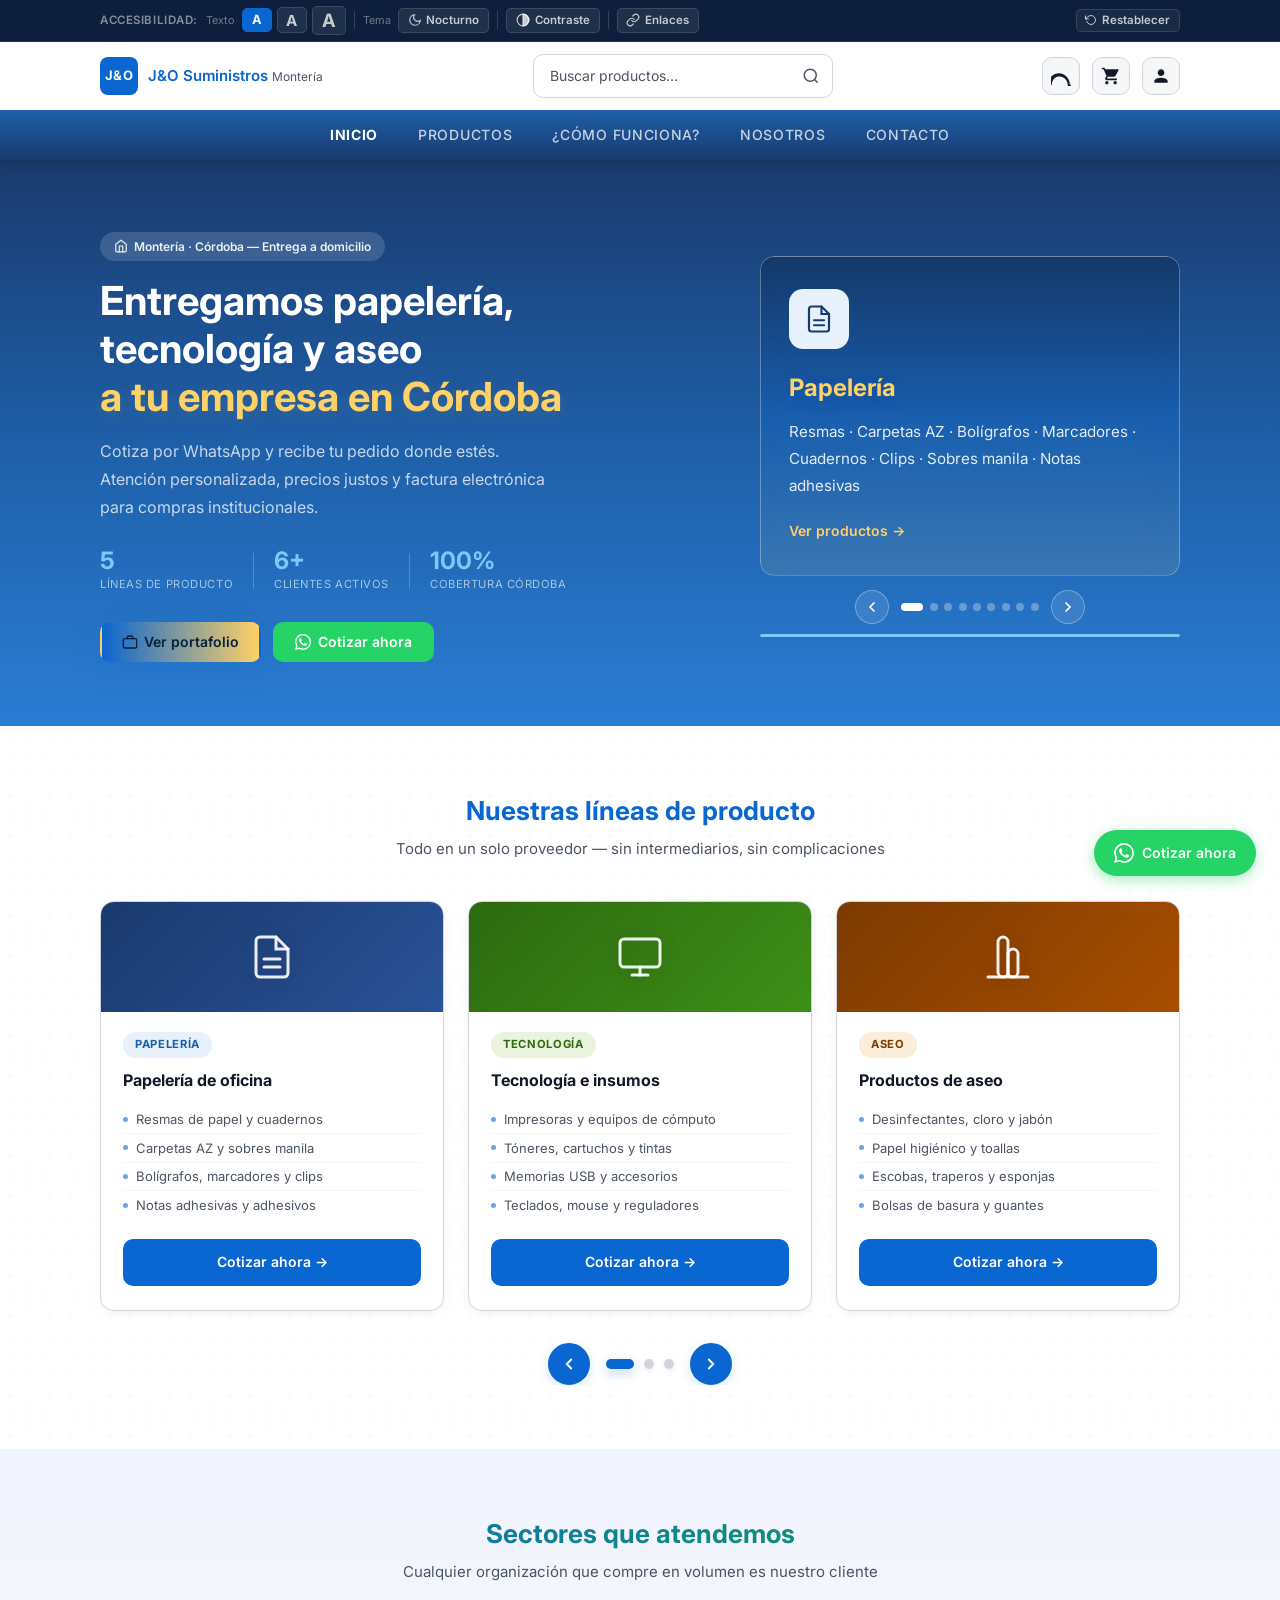
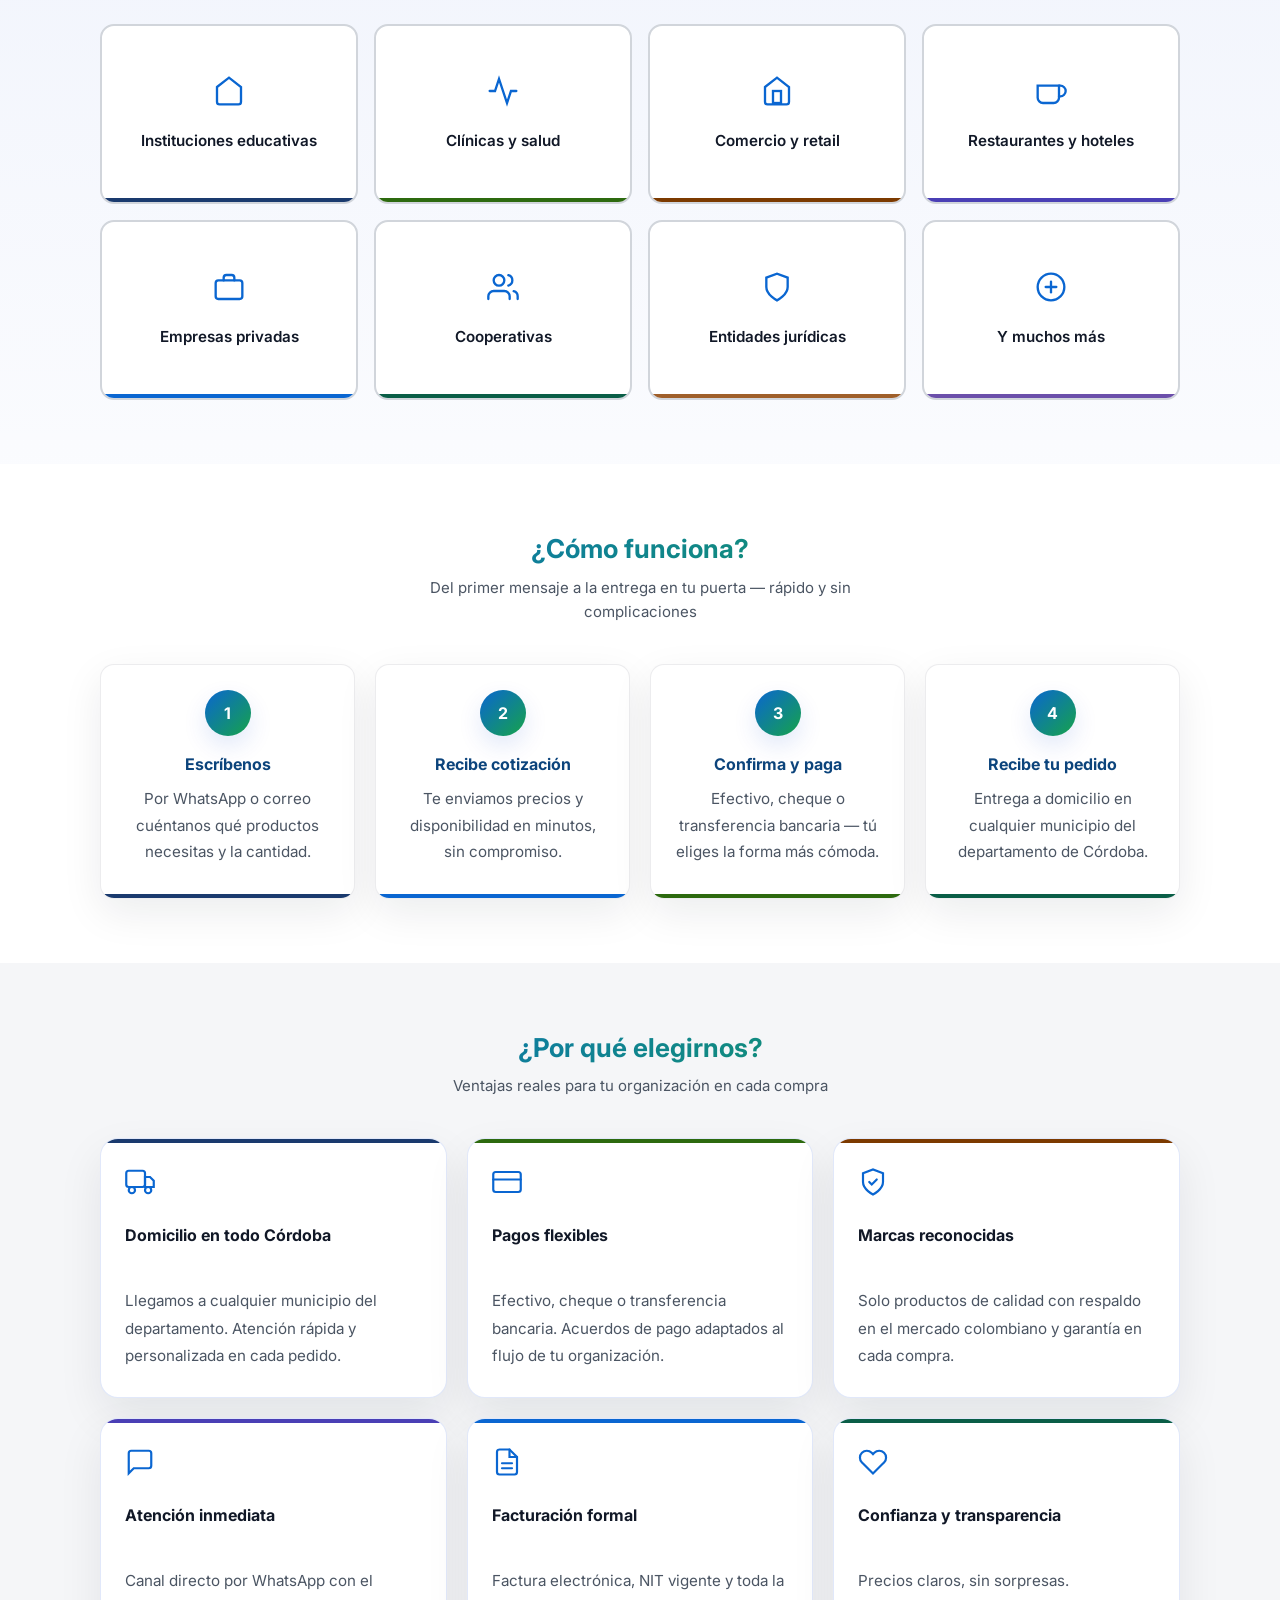
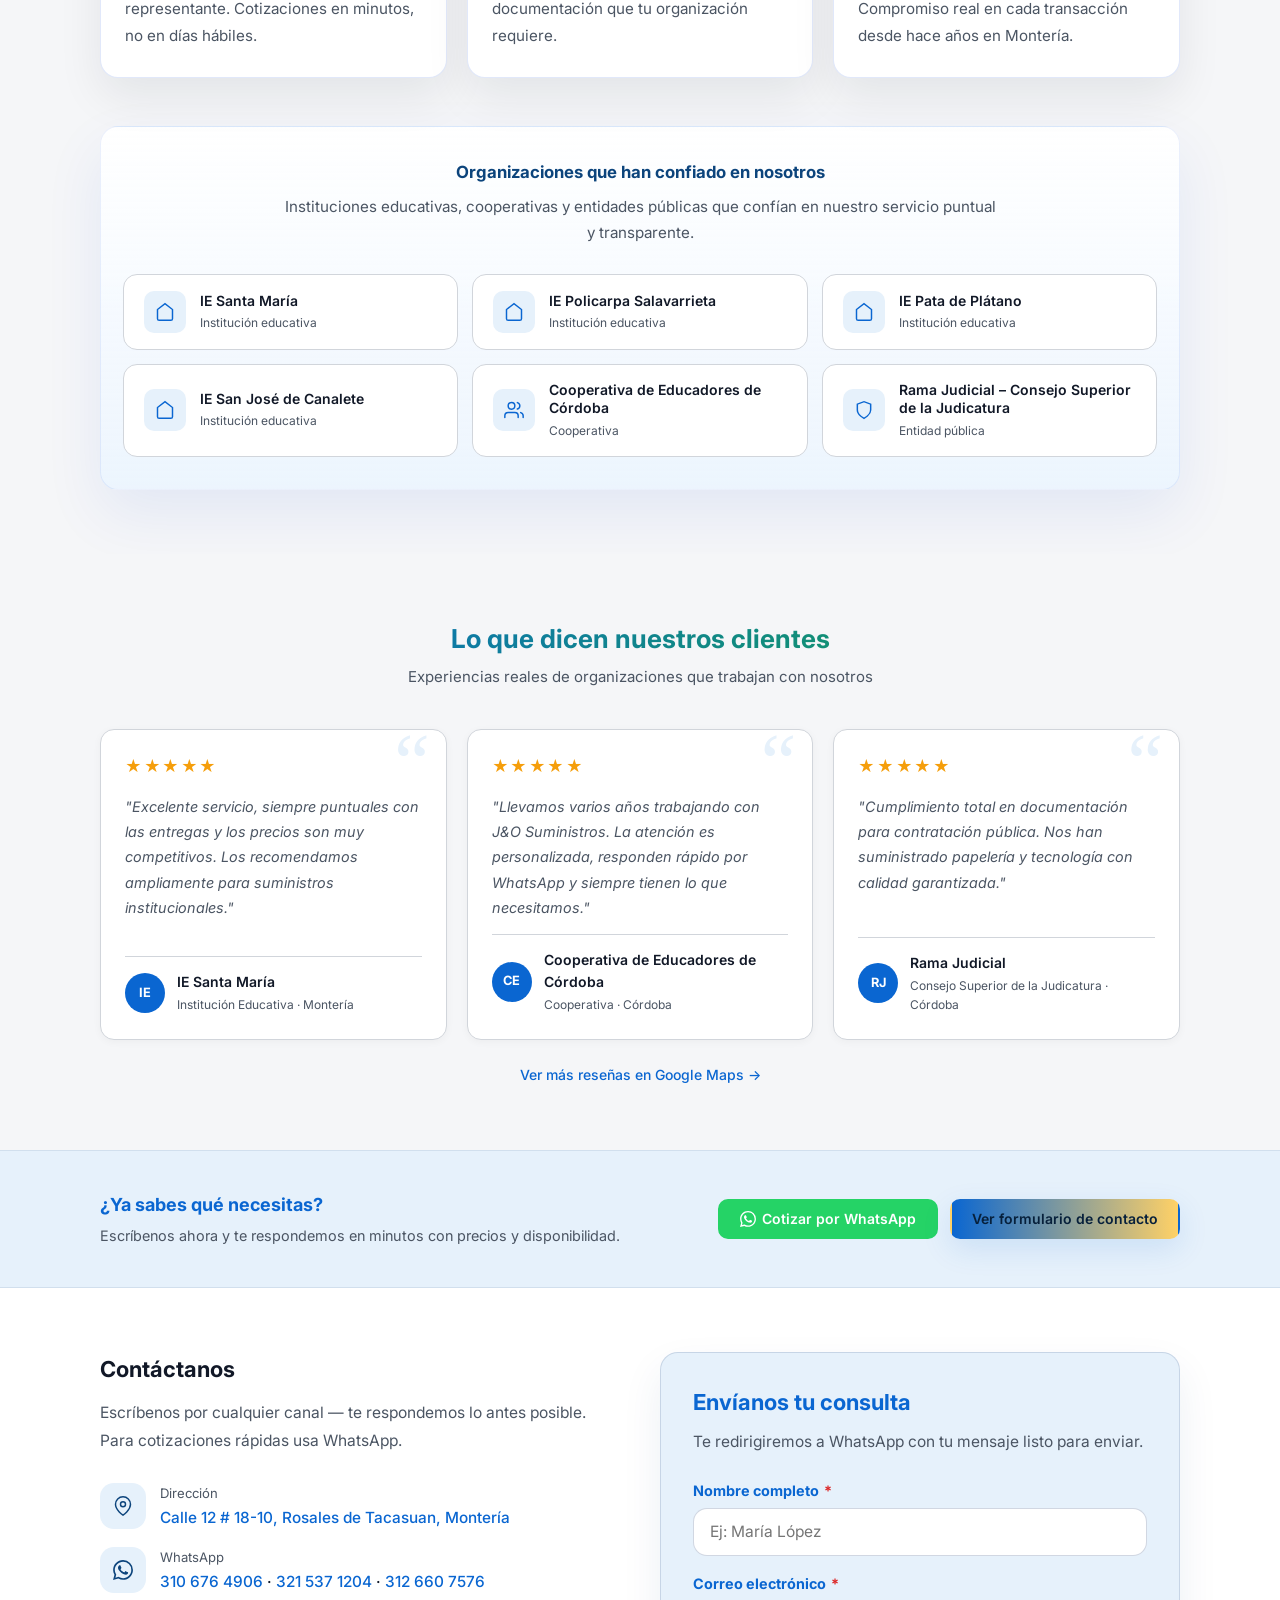
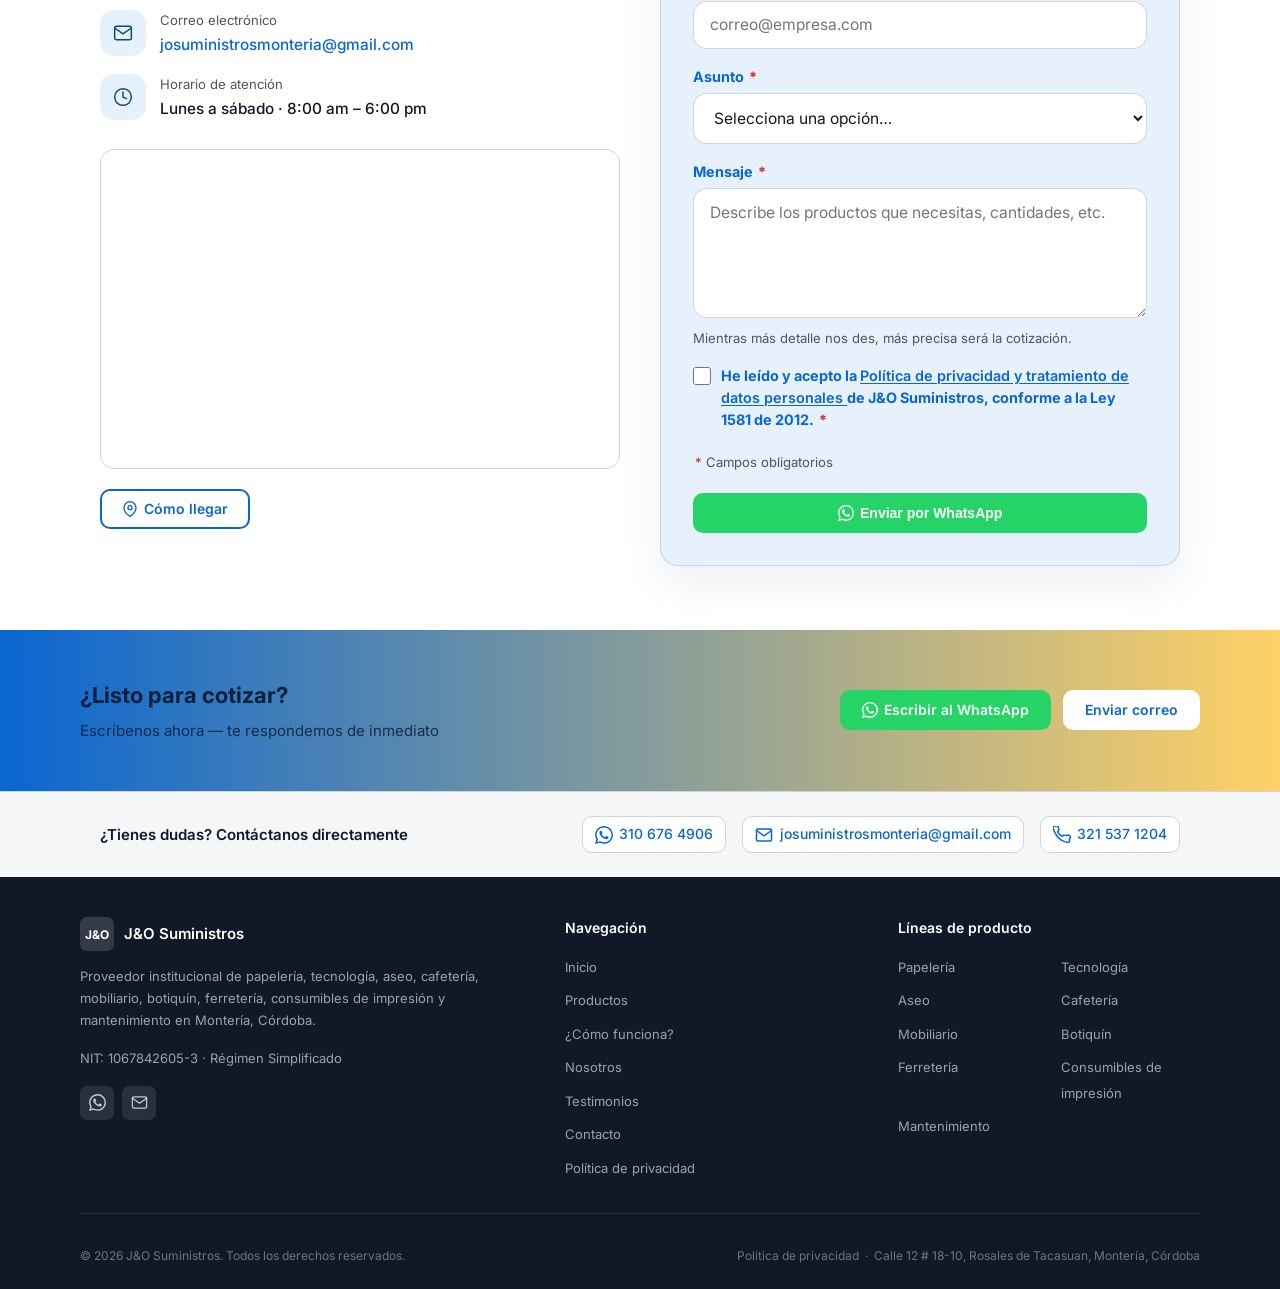
<file: index.html>
<!DOCTYPE html>
<html lang="es">
<head>
  <meta charset="UTF-8" />
  <meta name="viewport" content="width=device-width, initial-scale=1.0" />
  <meta name="description" content="J&O Suministros — Papelería, tecnología, aseo, cafetería y mantenimiento para empresas e instituciones en Montería, Córdoba. Cotiza por WhatsApp." />
  <meta name="robots" content="index, follow" />
  <meta name="geo.region" content="CO-COR" />
  <meta name="geo.placename" content="Montería, Córdoba, Colombia" />
  <meta name="geo.position" content="8.738424;-75.877440" />
  <meta name="ICBM" content="8.738424, -75.877440" />
  <meta name="theme-color" content="#1A3A6E" />

  <!-- Open Graph -->
  <meta property="og:title" content="J&O Suministros — Montería, Córdoba" />
  <meta property="og:description" content="Tu aliado en papelería, tecnología, aseo, cafetería y mantenimiento para empresas e instituciones en Córdoba. Cotiza por WhatsApp." />
  <meta property="og:type" content="website" />
  <meta property="og:url" content="https://josuministros.com.co" />
  <meta property="og:locale" content="es_CO" />

  <!-- Twitter Card -->
  <meta name="twitter:card" content="summary" />
  <meta name="twitter:title" content="J&O Suministros — Montería" />
  <meta name="twitter:description" content="Papelería, tecnología, aseo, cafetería y mantenimiento para empresas en Córdoba." />

  <title>J&O Suministros | Papelería, Tecnología y Aseo en Montería, Córdoba</title>

  <link rel="sitemap" type="application/xml" href="/sitemap.xml" />

  <!-- Preload fuente Inter (rendimiento WCAG 1.4.4) -->
  <link rel="preconnect" href="https://fonts.googleapis.com" />
  <link rel="preconnect" href="https://fonts.gstatic.com" crossorigin />
  <link rel="preload" as="style" href="https://fonts.googleapis.com/css2?family=Inter:wght@400;500;600;700&display=swap" />
  <link href="https://fonts.googleapis.com/css2?family=Inter:wght@400;500;600;700&display=swap" rel="stylesheet" />

  <link rel="stylesheet" href="styles.css" />

  <!-- Favicon inline SVG -->
  <link rel="icon" href="data:image/svg+xml,<svg xmlns='http://www.w3.org/2000/svg' viewBox='0 0 32 32'><rect width='32' height='32' rx='6' fill='%231A3A6E'/><text x='50%' y='54%' dominant-baseline='middle' text-anchor='middle' font-family='Inter,sans-serif' font-weight='700' font-size='11' fill='white'>J&amp;O</text></svg>" />

  <!-- Schema.org LocalBusiness (SEO local Google Maps) -->
  <script type="application/ld+json">
  {
    "@context": "https://schema.org",
    "@type": "LocalBusiness",
    "name": "J&O Suministros",
    "description": "Proveedor institucional de papelería, tecnología, aseo, cafetería y mantenimiento para empresas e instituciones en Montería, Córdoba.",
    "url": "https://josuministros.com.co",
    "telephone": ["+573106764906", "+573215371204", "+573126607576"],
    "email": "josuministrosmonteria@gmail.com",
    "taxID": "1067842605-3",
    "address": {
      "@type": "PostalAddress",
      "streetAddress": "Calle 12 # 18-10, Rosales de Tacasuan",
      "addressLocality": "Montería",
      "addressRegion": "Córdoba",
      "addressCountry": "CO"
    },
    "geo": {
      "@type": "GeoCoordinates",
      "latitude": 8.738424,
      "longitude": -75.877440
    },
    "openingHoursSpecification": [
      {
        "@type": "OpeningHoursSpecification",
        "dayOfWeek": ["Monday","Tuesday","Wednesday","Thursday","Friday","Saturday"],
        "opens": "08:00",
        "closes": "18:00"
      }
    ],
    "hasMap": "https://www.google.com/maps/place/Papeleria+Suministros+Insumos+JO/@8.7382862,-75.8774717,1299m/data=!3m2!1e3!4b1!4m6!3m5!1s0x8e5a3119b08d1f49:0xcd48c528379826a9!8m2!3d8.7382862!4d-75.8774717!16s%2Fg%2F11g1mm7cb8",
    "sameAs": [
      "https://wa.me/573106764906",
      "https://www.google.com/maps/place/Papeleria+Suministros+Insumos+JO/@8.7382862,-75.8774717,1299m/data=!3m2!1e3!4b1!4m6!3m5!1s0x8e5a3119b08d1f49:0xcd48c528379826a9!8m2!3d8.7382862!4d-75.8774717!16s%2Fg%2F11g1mm7cb8"
    ],
    "priceRange": "$$",
    "currenciesAccepted": "COP",
    "paymentAccepted": "Cash, Check, Bank Transfer",
    "areaServed": {
      "@type": "State",
      "name": "Córdoba",
      "addressCountry": "CO"
    }
  }
  </script>
</head>
<body>

  <!-- ========== SKIP LINK (WCAG 2.4.1) ========== -->
  <a class="skip-link" href="#contenido-principal">Saltar al contenido principal</a>

  <!-- ========== BARRA DE ACCESIBILIDAD (WCAG 1.4.4, 1.4.3) ========== -->
  <div class="acc-bar" role="toolbar" aria-label="Opciones de accesibilidad">
    <div class="acc-bar__inner contenedor">
      <span class="acc-bar__label" id="acc-label">Accesibilidad:</span>

      <!-- Tamaño de letra -->
      <div class="acc-bar__grupo" role="group" aria-labelledby="acc-font-label">
        <span class="acc-bar__grupo-label" id="acc-font-label">Texto</span>
        <button class="acc-btn" id="font-normal" aria-pressed="true" aria-label="Tamaño de texto normal" title="Texto normal">A</button>
        <button class="acc-btn acc-btn--md" id="font-mediano" aria-pressed="false" aria-label="Tamaño de texto mediano" title="Texto mediano">A</button>
        <button class="acc-btn acc-btn--lg" id="font-grande" aria-pressed="false" aria-label="Tamaño de texto grande" title="Texto grande">A</button>
      </div>

      <div class="acc-bar__sep" aria-hidden="true"></div>

      <!-- Modo nocturno -->
      <div class="acc-bar__grupo" role="group" aria-labelledby="acc-tema-label">
        <span class="acc-bar__grupo-label" id="acc-tema-label">Tema</span>
        <button class="acc-btn acc-btn--icon" id="btn-tema" aria-pressed="false" aria-label="Activar modo nocturno" title="Modo nocturno">
          <svg aria-hidden="true" focusable="false" viewBox="0 0 24 24" fill="none" stroke="currentColor" stroke-width="2" stroke-linecap="round" class="icon-luna"><path d="M21 12.79A9 9 0 1111.21 3 7 7 0 0021 12.79z"/></svg>
          <svg aria-hidden="true" focusable="false" viewBox="0 0 24 24" fill="none" stroke="currentColor" stroke-width="2" stroke-linecap="round" class="icon-sol" style="display:none"><circle cx="12" cy="12" r="5"/><line x1="12" y1="1" x2="12" y2="3"/><line x1="12" y1="21" x2="12" y2="23"/><line x1="4.22" y1="4.22" x2="5.64" y2="5.64"/><line x1="18.36" y1="18.36" x2="19.78" y2="19.78"/><line x1="1" y1="12" x2="3" y2="12"/><line x1="21" y1="12" x2="23" y2="12"/><line x1="4.22" y1="19.78" x2="5.64" y2="18.36"/><line x1="18.36" y1="5.64" x2="19.78" y2="4.22"/></svg>
          <span class="acc-btn__texto">Nocturno</span>
        </button>
      </div>

      <div class="acc-bar__sep" aria-hidden="true"></div>

      <!-- Alto contraste -->
      <div class="acc-bar__grupo" role="group">
        <button class="acc-btn acc-btn--icon" id="btn-contraste" aria-pressed="false" aria-label="Activar alto contraste" title="Alto contraste">
          <svg aria-hidden="true" focusable="false" viewBox="0 0 24 24" fill="none" stroke="currentColor" stroke-width="2" stroke-linecap="round"><circle cx="12" cy="12" r="10"/><path d="M12 2v20M12 2a10 10 0 010 20" fill="currentColor"/></svg>
          <span class="acc-btn__texto">Contraste</span>
        </button>
      </div>

      <div class="acc-bar__sep" aria-hidden="true"></div>

      <!-- Subrayar enlaces -->
      <div class="acc-bar__grupo" role="group">
        <button class="acc-btn acc-btn--icon" id="btn-enlaces" aria-pressed="false" aria-label="Subrayar todos los enlaces" title="Subrayar enlaces">
          <svg aria-hidden="true" focusable="false" viewBox="0 0 24 24" fill="none" stroke="currentColor" stroke-width="2" stroke-linecap="round"><path d="M10 13a5 5 0 007.54.54l3-3a5 5 0 00-7.07-7.07l-1.72 1.71"/><path d="M14 11a5 5 0 00-7.54-.54l-3 3a5 5 0 007.07 7.07l1.71-1.71"/></svg>
          <span class="acc-btn__texto">Enlaces</span>
        </button>
      </div>

      <!-- Resetear -->
      <button class="acc-btn acc-btn--reset" id="btn-reset-acc" aria-label="Restablecer configuración de accesibilidad" title="Restablecer">
        <svg aria-hidden="true" focusable="false" viewBox="0 0 24 24" fill="none" stroke="currentColor" stroke-width="2" stroke-linecap="round"><polyline points="1 4 1 10 7 10"/><path d="M3.51 15a9 9 0 102.13-9.36L1 10"/></svg>
        <span class="acc-btn__texto">Restablecer</span>
      </button>
    </div>
  </div>

  <!-- ========== NAVBAR ========== -->
  <header role="banner">
    <nav class="navbar" aria-label="Navegación principal">
      
      <!-- BARRA SUPERIOR (Blanca) -->
      <div class="navbar__top">
        <div class="navbar__top-inner contenedor">
          
          <!-- Logo -->
          <a href="#inicio" class="navbar__logo" aria-label="J&O Suministros — Inicio">
            <div class="navbar__logo-box" aria-hidden="true">J&amp;O</div>
            <div class="navbar__logo-texto">
              <span class="navbar__logo-nombre">J&amp;O Suministros</span>
              <span class="navbar__logo-ciudad">Montería</span>
            </div>
          </a>

          <!-- Búsqueda -->
          <form class="navbar__search" role="search" aria-label="Buscar productos">
            <input type="search" class="navbar__search-input" placeholder="Buscar productos..." aria-label="Campo de búsqueda" />
            <button type="submit" class="navbar__search-btn" aria-label="Enviar búsqueda">
              <svg aria-hidden="true" focusable="false" viewBox="0 0 24 24" fill="none" stroke="currentColor" stroke-width="2">
                <circle cx="11" cy="11" r="8"/><path d="m21 21-4.35-4.35"/>
              </svg>
            </button>
          </form>

          <!-- Acciones (Teléfono, Carrito, Login) -->
          <div class="navbar__actions">
            <a href="tel:+573106764906" class="navbar__action" aria-label="Llamar a J&O Suministros">
              <svg aria-hidden="true" focusable="false" viewBox="0 0 24 24" fill="currentColor">
                <path d="M22.456 21.529c-.026-.355-.055-.709-.09-1.061-.294-2.988-1.752-5.855-4.135-8.125-2.384-2.271-5.525-3.533-8.725-3.533s-6.341 1.262-8.725 3.533c-2.383 2.27-3.841 5.137-4.135 8.125-.035.352-.064.706-.09 1.061-.024.33.029.658.153.962.124.304.319.574.566.789.247.215.542.37.856.458.315.087.643.106.963.055.32-.05.622-.163.888-.334.265-.17.488-.395.656-.659.168-.264.277-.559.318-.867.03-.243.057-.486.082-.729.204-2.063 1.03-4.027 2.4-5.574 1.369-1.548 3.238-2.549 5.259-2.887 2.021-.338 4.09-.017 5.947.947 1.856.964 3.349 2.482 4.276 4.363.927 1.881 1.251 4.001 1.251 5.881 0 .243.027.486.082.729.041.308.15.603.318.867.168.264.391.489.656.659.266.171.568.284.888.334.32.051.648.032.963-.055.314-.088.609-.243.856-.458.247-.215.442-.485.566-.789.124-.304.177-.632.153-.962z"/>
              </svg>
            </a>
            <a href="#carrito" class="navbar__action" aria-label="Carrito de compras">
              <svg aria-hidden="true" focusable="false" viewBox="0 0 24 24" fill="currentColor">
                <path d="M7 18c-1.1 0-1.99.9-1.99 2S5.9 22 7 22s2-.9 2-2-1-2-2-2zM1 2v2h2l3.6 7.59-1.35 2.45c-.16.28-.25.61-.25.96 0 1.1.9 2 2 2h12v-2H7.42c-.14 0-.25-.11-.25-.25l.03-.12.9-1.63h7.45c.75 0 1.41-.41 1.75-1.03l3.58-6.49A1.003 1.003 0 0020 4H5.21l-.94-2H1zm16 16c-1.1 0-1.99.9-1.99 2s.89 2 1.99 2 2-.9 2-2-.9-2-2-2z"/>
              </svg>
            </a>
            <a href="#login" class="navbar__action navbar__action--login" aria-label="Iniciar sesión">
              <svg aria-hidden="true" focusable="false" viewBox="0 0 24 24" fill="currentColor">
                <path d="M12 12c2.21 0 4-1.79 4-4s-1.79-4-4-4-4 1.79-4 4 1.79 4 4 4zm0 2c-2.67 0-8 1.34-8 4v2h16v-2c0-2.66-5.33-4-8-4z"/>
              </svg>
            </a>
          </div>

          <!-- Botón hamburguesa móvil -->
          <button class="navbar__toggle"
                  id="menu-toggle"
                  aria-controls="menu-movil"
                  aria-expanded="false"
                  aria-label="Abrir menú de navegación">
            <svg aria-hidden="true" focusable="false" viewBox="0 0 24 24" fill="none" stroke="currentColor" stroke-width="2" stroke-linecap="round">
              <line x1="3" y1="6" x2="21" y2="6"/>
              <line x1="3" y1="12" x2="21" y2="12"/>
              <line x1="3" y1="18" x2="21" y2="18"/>
            </svg>
          </button>

        </div>
      </div>

      <!-- BARRA INFERIOR (Azul con menú) -->
      <div class="navbar__bottom">
        <div class="navbar__bottom-inner contenedor">
          
          <!-- Nav escritorio -->
          <ul class="navbar__nav" role="list">
            <li><a href="#inicio" aria-current="page">Inicio</a></li>
            <li><a href="#productos">Productos</a></li>
            <li><a href="#como-funciona">¿Cómo funciona?</a></li>
            <li><a href="#nosotros">Nosotros</a></li>
            <li><a href="#contacto">Contacto</a></li>
          </ul>

        </div>
      </div>

      <!-- Menú móvil -->
      <div id="menu-movil" class="navbar__menu-movil" aria-hidden="true" aria-label="Menú de navegación móvil">
        <a href="#inicio">Inicio</a>
        <a href="#productos">Productos</a>
        <a href="#como-funciona">¿Cómo funciona?</a>
        <a href="#nosotros">Nosotros</a>
        <a href="#contacto">Contacto</a>
        <a href="tel:+573106764906">Llamar</a>
        <a href="#carrito">Carrito</a>
        <a href="#login">Iniciar sesión</a>
      </div>

    </nav>
  </header>

  <!-- ========== CONTENIDO PRINCIPAL ========== -->
  <main id="contenido-principal">

    <!-- HERO con carrusel -->
    <section id="inicio" class="hero-v2" aria-labelledby="hero-titulo">
      <div class="hero-v2__inner contenedor">

        <!-- Texto izquierdo -->
        <div class="hero-v2__texto">
          <div class="hero__badge" aria-hidden="true">
            <svg viewBox="0 0 24 24" fill="none" stroke="currentColor" stroke-width="2" stroke-linecap="round"><path d="M3 9l9-7 9 7v11a2 2 0 01-2 2H5a2 2 0 01-2-2z"/><polyline points="9 22 9 12 15 12 15 22"/></svg>
            Montería · Córdoba — Entrega a domicilio
          </div>
          <h1 id="hero-titulo">Entregamos papelería, tecnología y aseo<br><span class="hero-v2__linea-color">a tu empresa en Córdoba</span></h1>
          <p class="hero__desc">Cotiza por WhatsApp y recibe tu pedido donde estés. Atención personalizada, precios justos y factura electrónica para compras institucionales.</p>

          <!-- Stats en fila -->
          <div class="hero-v2__stats" role="list" aria-label="Cifras de J&O Suministros">
            <div class="hero-v2__stat" role="listitem">
              <span class="hero-v2__stat-num">5</span>
              <span class="hero-v2__stat-lbl">Líneas de producto</span>
            </div>
            <div class="hero-v2__sep" aria-hidden="true"></div>
            <div class="hero-v2__stat" role="listitem">
              <span class="hero-v2__stat-num">6+</span>
              <span class="hero-v2__stat-lbl">Clientes activos</span>
            </div>
            <div class="hero-v2__sep" aria-hidden="true"></div>
            <div class="hero-v2__stat" role="listitem">
              <span class="hero-v2__stat-num">100%</span>
              <span class="hero-v2__stat-lbl">Cobertura Córdoba</span>
            </div>
          </div>

          <div class="hero__btns">
            <a href="#productos" class="btn btn--primario">
              <svg aria-hidden="true" focusable="false" viewBox="0 0 24 24" fill="none" stroke="currentColor" stroke-width="2" stroke-linecap="round"><rect x="2" y="7" width="20" height="14" rx="2"/><path d="M16 7V5a2 2 0 00-2-2h-4a2 2 0 00-2 2v2"/></svg>
              Ver portafolio
            </a>
            <a href="https://wa.me/573106764906?text=Hola%2C%20quiero%20cotizar%20productos%20con%20J%26O%20Suministros"
               class="btn btn--wa"
               target="_blank" rel="noopener noreferrer"
               aria-label="Cotizar ahora por WhatsApp — abre en nueva pestaña">
              <svg aria-hidden="true" focusable="false" viewBox="0 0 24 24" fill="currentColor"><path d="M17.472 14.382c-.297-.149-1.758-.867-2.03-.967-.273-.099-.471-.148-.67.15-.197.297-.767.966-.94 1.164-.173.199-.347.223-.644.075-.297-.15-1.255-.463-2.39-1.475-.883-.788-1.48-1.761-1.653-2.059-.173-.297-.018-.458.13-.606.134-.133.298-.347.446-.52.149-.174.198-.298.298-.497.099-.198.05-.371-.025-.52-.075-.149-.669-1.612-.916-2.207-.242-.579-.487-.5-.669-.51-.173-.008-.371-.01-.57-.01-.198 0-.52.074-.792.372-.272.297-1.04 1.016-1.04 2.479 0 1.462 1.065 2.875 1.213 3.074.149.198 2.096 3.2 5.077 4.487.709.306 1.262.489 1.694.625.712.227 1.36.195 1.871.118.571-.085 1.758-.719 2.006-1.413.248-.694.248-1.289.173-1.413-.074-.124-.272-.198-.57-.347m-5.421 7.403h-.004a9.87 9.87 0 01-5.031-1.378l-.361-.214-3.741.982.998-3.648-.235-.374a9.86 9.86 0 01-1.51-5.26c.001-5.45 4.436-9.884 9.888-9.884 2.64 0 5.122 1.03 6.988 2.898a9.825 9.825 0 012.893 6.994c-.003 5.45-4.437 9.884-9.885 9.884m8.413-18.297A11.815 11.815 0 0012.05 0C5.495 0 .16 5.335.157 11.892c0 2.096.547 4.142 1.588 5.945L.057 24l6.305-1.654a11.882 11.882 0 005.683 1.448h.005c6.554 0 11.89-5.335 11.893-11.893a11.821 11.821 0 00-3.48-8.413z"/></svg>
              Cotizar ahora
            </a>
          </div>
        </div>

        <!-- Carrusel derecho -->
        <div class="carrusel" aria-label="Nuestras líneas de producto" role="region">
          <div class="carrusel__track" id="carrusel-track" aria-live="polite" aria-atomic="true">

            <div class="carrusel__slide" data-color="#1A3A6E" data-bg="#E6F1FB" role="group" aria-label="Diapositiva 1 de 9: Papelería">
              <div class="carrusel__icono" style="background:#E6F1FB" aria-hidden="true">
                <svg viewBox="0 0 24 24" fill="none" stroke="#1A3A6E" stroke-width="1.75" stroke-linecap="round"><path d="M14 2H6a2 2 0 00-2 2v16a2 2 0 002 2h12a2 2 0 002-2V8z"/><polyline points="14 2 14 8 20 8"/><line x1="16" y1="13" x2="8" y2="13"/><line x1="16" y1="17" x2="8" y2="17"/></svg>
              </div>
              <h2 class="carrusel__titulo">Papelería</h2>
              <p class="carrusel__desc">Resmas · Carpetas AZ · Bolígrafos · Marcadores · Cuadernos · Clips · Sobres manila · Notas adhesivas</p>
              <a href="#productos" class="carrusel__link">Ver productos →</a>
            </div>

            <div class="carrusel__slide" data-color="#2D6A0F" data-bg="#EAF3DE" role="group" aria-label="Diapositiva 2 de 9: Tecnología">
              <div class="carrusel__icono" style="background:#EAF3DE" aria-hidden="true">
                <svg viewBox="0 0 24 24" fill="none" stroke="#2D6A0F" stroke-width="1.75" stroke-linecap="round"><rect x="2" y="3" width="20" height="14" rx="2"/><line x1="8" y1="21" x2="16" y2="21"/><line x1="12" y1="17" x2="12" y2="21"/></svg>
              </div>
              <h2 class="carrusel__titulo">Tecnología</h2>
              <p class="carrusel__desc">Impresoras · Tóneres · Cartuchos · Memorias USB · Teclados · Mouse · Reguladores de voltaje</p>
              <a href="#productos" class="carrusel__link">Ver productos →</a>
            </div>

            <div class="carrusel__slide" data-color="#7C3A00" data-bg="#FAEEDA" role="group" aria-label="Diapositiva 3 de 9: Aseo">
              <div class="carrusel__icono" style="background:#FAEEDA" aria-hidden="true">
                <svg viewBox="0 0 24 24" fill="none" stroke="#7C3A00" stroke-width="1.75" stroke-linecap="round"><path d="M9.5 2A2.5 2.5 0 0112 4.5v15a2.5 2.5 0 01-5 0v-15A2.5 2.5 0 019.5 2z"/><path d="M14.5 8A2.5 2.5 0 0117 10.5v9a2.5 2.5 0 01-5 0v-9A2.5 2.5 0 0114.5 8z"/><line x1="2" y1="22" x2="22" y2="22"/></svg>
              </div>
              <h2 class="carrusel__titulo">Aseo</h2>
              <p class="carrusel__desc">Desinfectantes · Jabón líquido · Papel higiénico · Toallas desechables · Escobas · Traperos · Bolsas</p>
              <a href="#productos" class="carrusel__link">Ver productos →</a>
            </div>

            <div class="carrusel__slide" data-color="#4A3FB5" data-bg="#EEEDFE" role="group" aria-label="Diapositiva 4 de 9: Cafetería">
              <div class="carrusel__icono" style="background:#EEEDFE" aria-hidden="true">
                <svg viewBox="0 0 24 24" fill="none" stroke="#4A3FB5" stroke-width="1.75" stroke-linecap="round"><path d="M18 8h1a4 4 0 010 8h-1"/><path d="M2 8h16v9a4 4 0 01-4 4H6a4 4 0 01-4-4V8z"/><line x1="6" y1="1" x2="6" y2="4"/><line x1="10" y1="1" x2="10" y2="4"/><line x1="14" y1="1" x2="14" y2="4"/></svg>
              </div>
              <h2 class="carrusel__titulo">Cafetería</h2>
              <p class="carrusel__desc">Café · Aromáticas · Vasos desechables · Mezcladores · Azúcar · Servilletas</p>
              <a href="#productos" class="carrusel__link">Ver productos →</a>
            </div>

            <div class="carrusel__slide" data-color="#2B4862" data-bg="#DBEAFB" role="group" aria-label="Diapositiva 5 de 9: Mobiliario">
              <div class="carrusel__icono" style="background:#DBEAFB" aria-hidden="true">
                <svg viewBox="0 0 24 24" fill="none" stroke="#2B4862" stroke-width="1.75" stroke-linecap="round"><rect x="4" y="6" width="16" height="12" rx="2"/><line x1="4" y1="12" x2="20" y2="12"/><line x1="7" y1="18" x2="7" y2="22"/><line x1="17" y1="18" x2="17" y2="22"/></svg>
              </div>
              <h2 class="carrusel__titulo">Mobiliario</h2>
              <p class="carrusel__desc">Sillas · Escritorios · Archivadores · Estantes · Pizarras</p>
              <a href="#productos" class="carrusel__link">Ver productos →</a>
            </div>

            <div class="carrusel__slide" data-color="#9F5F2A" data-bg="#F7E8D8" role="group" aria-label="Diapositiva 6 de 9: Botiquín">
              <div class="carrusel__icono" style="background:#F7E8D8" aria-hidden="true">
                <svg viewBox="0 0 24 24" fill="none" stroke="#9F5F2A" stroke-width="1.75" stroke-linecap="round"><path d="M6 2h12a2 2 0 012 2v16a2 2 0 01-2 2H6a2 2 0 01-2-2V4a2 2 0 012-2z"/><line x1="12" y1="7" x2="12" y2="17"/><line x1="7" y1="12" x2="17" y2="12"/></svg>
              </div>
              <h2 class="carrusel__titulo">Botiquín</h2>
              <p class="carrusel__desc">Alcohol · Gasas · Vendas · Guantes · Termómetros</p>
              <a href="#productos" class="carrusel__link">Ver productos →</a>
            </div>

            <div class="carrusel__slide" data-color="#6B4FAA" data-bg="#EEE9FD" role="group" aria-label="Diapositiva 7 de 9: Ferretería">
              <div class="carrusel__icono" style="background:#EEE9FD" aria-hidden="true">
                <svg viewBox="0 0 24 24" fill="none" stroke="#6B4FAA" stroke-width="1.75" stroke-linecap="round"><path d="M4 20h16"/><path d="M6 4l4 4"/><path d="M14 10l4-4"/><path d="M7 7l10 10"/></svg>
              </div>
              <h2 class="carrusel__titulo">Ferretería</h2>
              <p class="carrusel__desc">Clavos · Tornillos · Cerraduras · Cinta métrica · Herramientas básicas</p>
              <a href="#productos" class="carrusel__link">Ver productos →</a>
            </div>

            <div class="carrusel__slide" data-color="#0F4D7A" data-bg="#DDE9F4" role="group" aria-label="Diapositiva 8 de 9: Consumibles de impresión">
              <div class="carrusel__icono" style="background:#DDE9F4" aria-hidden="true">
                <svg viewBox="0 0 24 24" fill="none" stroke="#0F4D7A" stroke-width="1.75" stroke-linecap="round"><rect x="4" y="4" width="16" height="16" rx="2"/><path d="M8 8h8"/><path d="M8 12h8"/><path d="M8 16h5"/></svg>
              </div>
              <h2 class="carrusel__titulo">Consumibles de impresión</h2>
              <p class="carrusel__desc">Papel bond · Papel couché · Etiquetas · Cintas · Ribbons</p>
              <a href="#productos" class="carrusel__link">Ver productos →</a>
            </div>

            <div class="carrusel__slide" data-color="#0A5E47" data-bg="#E1F5EE" role="group" aria-label="Diapositiva 9 de 9: Mantenimiento">
              <div class="carrusel__icono" style="background:#E1F5EE" aria-hidden="true">
                <svg viewBox="0 0 24 24" fill="none" stroke="#0A5E47" stroke-width="1.75" stroke-linecap="round"><path d="M14.7 6.3a1 1 0 000 1.4l1.6 1.6a1 1 0 001.4 0l3.77-3.77a6 6 0 01-7.94 7.94l-6.91 6.91a2.12 2.12 0 01-3-3l6.91-6.91a6 6 0 017.94-7.94l-3.76 3.76z"/></svg>
              </div>
              <h2 class="carrusel__titulo">Mantenimiento</h2>
              <p class="carrusel__desc">Soporte a impresoras · Computadores portátiles y de escritorio · Redes tecnológicas</p>
              <a href="#productos" class="carrusel__link">Ver productos →</a>
            </div>

          </div><!-- /.carrusel__track -->

          <!-- Controles -->
          <div class="carrusel__controles">
            <button class="carrusel__btn" id="carr-prev" aria-label="Línea de producto anterior">
              <svg viewBox="0 0 24 24" fill="none" stroke="currentColor" stroke-width="2.5" stroke-linecap="round"><polyline points="15 18 9 12 15 6"/></svg>
            </button>
            <div class="carrusel__dots" id="carrusel-dots" role="tablist" aria-label="Seleccionar línea de producto"></div>
            <button class="carrusel__btn" id="carr-next" aria-label="Siguiente línea de producto">
              <svg viewBox="0 0 24 24" fill="none" stroke="currentColor" stroke-width="2.5" stroke-linecap="round"><polyline points="9 18 15 12 9 6"/></svg>
            </button>
          </div>

          <!-- Barra de progreso -->
          <div class="carrusel__progress" aria-hidden="true">
            <div class="carrusel__progress-bar" id="carrusel-progress"></div>
          </div>

        </div><!-- /.carrusel -->
      </div>
    </section>

    <!-- PRODUCTOS -->
    <section id="productos" class="seccion" aria-labelledby="productos-titulo">
      <div class="contenedor">
        <div class="seccion__encabezado">
          <h2 class="seccion__titulo" id="productos-titulo">Nuestras líneas de producto</h2>
          <p class="seccion__sub">Todo en un solo proveedor — sin intermediarios, sin complicaciones</p>
        </div>
        <div class="productos__carrusel" role="region" aria-label="Carrusel de líneas de producto" aria-live="polite">
          <div class="productos__track" id="productos-track">
            <!-- Slide 1: Primeras 3 -->
            <div class="productos__slide" role="group">
              <article class="producto-card" role="listitem" aria-labelledby="prod-papeleria">
                <div class="producto-card__cabecera" style="background:linear-gradient(135deg,#1A3A6E,#2a5298)">
                  <svg viewBox="0 0 24 24" fill="none" stroke="rgba(255,255,255,.9)" stroke-width="1.5" stroke-linecap="round" aria-hidden="true"><path d="M14 2H6a2 2 0 00-2 2v16a2 2 0 002 2h12a2 2 0 002-2V8z"/><polyline points="14 2 14 8 20 8"/><line x1="16" y1="13" x2="8" y2="13"/><line x1="16" y1="17" x2="8" y2="17"/></svg>
                </div>
                <div class="producto-card__cuerpo">
                  <span class="producto-card__badge" style="background:#E6F1FB;color:#185FA5">Papelería</span>
                  <h3 class="producto-card__nombre" id="prod-papeleria">Papelería de oficina</h3>
                  <ul class="producto-card__lista" aria-label="Productos de papelería">
                    <li>Resmas de papel y cuadernos</li>
                    <li>Carpetas AZ y sobres manila</li>
                    <li>Bolígrafos, marcadores y clips</li>
                    <li>Notas adhesivas y adhesivos</li>
                  </ul>
                  <a href="#contacto" class="producto-card__btn">Cotizar ahora →</a>
                </div>
              </article>

              <article class="producto-card" role="listitem" aria-labelledby="prod-tecnologia">
                <div class="producto-card__cabecera" style="background:linear-gradient(135deg,#2D6A0F,#3d8f18)">
                  <svg viewBox="0 0 24 24" fill="none" stroke="rgba(255,255,255,.9)" stroke-width="1.5" stroke-linecap="round" aria-hidden="true"><rect x="2" y="3" width="20" height="14" rx="2"/><line x1="8" y1="21" x2="16" y2="21"/><line x1="12" y1="17" x2="12" y2="21"/></svg>
                </div>
                <div class="producto-card__cuerpo">
                  <span class="producto-card__badge" style="background:#EAF3DE;color:#2D6A0F">Tecnología</span>
                  <h3 class="producto-card__nombre" id="prod-tecnologia">Tecnología e insumos</h3>
                  <ul class="producto-card__lista" aria-label="Productos de tecnología">
                    <li>Impresoras y equipos de cómputo</li>
                    <li>Tóneres, cartuchos y tintas</li>
                    <li>Memorias USB y accesorios</li>
                    <li>Teclados, mouse y reguladores</li>
                  </ul>
                  <a href="#contacto" class="producto-card__btn">Cotizar ahora →</a>
                </div>
              </article>

              <article class="producto-card" role="listitem" aria-labelledby="prod-aseo">
                <div class="producto-card__cabecera" style="background:linear-gradient(135deg,#7C3A00,#a84e00)">
                  <svg viewBox="0 0 24 24" fill="none" stroke="rgba(255,255,255,.9)" stroke-width="1.5" stroke-linecap="round" aria-hidden="true"><path d="M9.5 2A2.5 2.5 0 0112 4.5v15a2.5 2.5 0 01-5 0v-15A2.5 2.5 0 019.5 2z"/><path d="M14.5 8A2.5 2.5 0 0117 10.5v9a2.5 2.5 0 01-5 0v-9A2.5 2.5 0 0114.5 8z"/><line x1="2" y1="22" x2="22" y2="22"/></svg>
                </div>
                <div class="producto-card__cuerpo">
                  <span class="producto-card__badge" style="background:#FAEEDA;color:#7C3A00">Aseo</span>
                  <h3 class="producto-card__nombre" id="prod-aseo">Productos de aseo</h3>
                  <ul class="producto-card__lista" aria-label="Productos de aseo">
                    <li>Desinfectantes, cloro y jabón</li>
                    <li>Papel higiénico y toallas</li>
                    <li>Escobas, traperos y esponjas</li>
                    <li>Bolsas de basura y guantes</li>
                  </ul>
                  <a href="#contacto" class="producto-card__btn">Cotizar ahora →</a>
                </div>
              </article>
            </div>

            <!-- Slide 2: Segundas 3 -->
            <div class="productos__slide" role="group">
              <article class="producto-card" role="listitem" aria-labelledby="prod-cafeteria">
                <div class="producto-card__cabecera" style="background:linear-gradient(135deg,#4A3FB5,#6355cc)">
                  <svg viewBox="0 0 24 24" fill="none" stroke="rgba(255,255,255,.9)" stroke-width="1.5" stroke-linecap="round" aria-hidden="true"><path d="M18 8h1a4 4 0 010 8h-1"/><path d="M2 8h16v9a4 4 0 01-4 4H6a4 4 0 01-4-4V8z"/><line x1="6" y1="1" x2="6" y2="4"/><line x1="10" y1="1" x2="10" y2="4"/><line x1="14" y1="1" x2="14" y2="4"/></svg>
                </div>
                <div class="producto-card__cuerpo">
                  <span class="producto-card__badge" style="background:#EEEDFE;color:#4A3FB5">Cafetería</span>
                  <h3 class="producto-card__nombre" id="prod-cafeteria">Cafetería y bebidas</h3>
                  <ul class="producto-card__lista" aria-label="Productos de cafetería">
                    <li>Café molido y aromáticas</li>
                    <li>Vasos desechables y vasos plásticos</li>
                    <li>Azúcar, mezcladores y servilletas</li>
                    <li>Platos y cubiertos desechables</li>
                  </ul>
                  <a href="#contacto" class="producto-card__btn">Cotizar ahora →</a>
                </div>
              </article>

              <article class="producto-card" role="listitem" aria-labelledby="prod-mobiliario">
                <div class="producto-card__cabecera" style="background:linear-gradient(135deg,#4E6A1A,#6a8f23)">
                  <svg viewBox="0 0 24 24" fill="none" stroke="rgba(255,255,255,.9)" stroke-width="1.5" stroke-linecap="round" aria-hidden="true"><rect x="4" y="6" width="16" height="12" rx="2"/><line x1="4" y1="12" x2="20" y2="12"/><line x1="7" y1="18" x2="7" y2="22"/><line x1="17" y1="18" x2="17" y2="22"/></svg>
                </div>
                <div class="producto-card__cuerpo">
                  <span class="producto-card__badge" style="background:#F0F3D8;color:#4E6A1A">Mobiliario</span>
                  <h3 class="producto-card__nombre" id="prod-mobiliario">Mobiliario de oficina</h3>
                  <ul class="producto-card__lista" aria-label="Productos de mobiliario">
                    <li>Sillas ergonómicas y sillas plásticas</li>
                    <li>Escritorios y mesas de trabajo</li>
                    <li>Archivadores y estantes</li>
                    <li>Pizarras y tableros</li>
                  </ul>
                  <a href="#contacto" class="producto-card__btn">Cotizar ahora →</a>
                </div>
              </article>

              <article class="producto-card" role="listitem" aria-labelledby="prod-botiquin">
                <div class="producto-card__cabecera" style="background:linear-gradient(135deg,#9F5F2A,#c07832)">
                  <svg viewBox="0 0 24 24" fill="none" stroke="rgba(255,255,255,.9)" stroke-width="1.5" stroke-linecap="round" aria-hidden="true"><path d="M6 2h12a2 2 0 012 2v16a2 2 0 01-2 2H6a2 2 0 01-2-2V4a2 2 0 012-2z"/><line x1="12" y1="7" x2="12" y2="17"/><line x1="7" y1="12" x2="17" y2="12"/></svg>
                </div>
                <div class="producto-card__cuerpo">
                  <span class="producto-card__badge" style="background:#F7E8D8;color:#9F5F2A">Botiquín</span>
                  <h3 class="producto-card__nombre" id="prod-botiquin">Botiquín y primeros auxilios</h3>
                  <ul class="producto-card__lista" aria-label="Productos de botiquín">
                    <li>Alcohol antiséptico y gasas</li>
                    <li>Vendas y esparadrapo</li>
                    <li>Guantes de látex y mascarillas</li>
                    <li>Termómetros y kit completo</li>
                  </ul>
                  <a href="#contacto" class="producto-card__btn">Cotizar ahora →</a>
                </div>
              </article>
            </div>

            <!-- Slide 3: Terceras 3 -->
            <div class="productos__slide" role="group">
              <article class="producto-card" role="listitem" aria-labelledby="prod-ferreteria">
                <div class="producto-card__cabecera" style="background:linear-gradient(135deg,#6B4FAA,#8b6ec9)">
                  <svg viewBox="0 0 24 24" fill="none" stroke="rgba(255,255,255,.9)" stroke-width="1.5" stroke-linecap="round" aria-hidden="true"><path d="M4 20h16"/><path d="M6 4l4 4"/><path d="M14 10l4-4"/><path d="M7 7l10 10"/></svg>
                </div>
                <div class="producto-card__cuerpo">
                  <span class="producto-card__badge" style="background:#EEE9FD;color:#6B4FAA">Ferretería</span>
                  <h3 class="producto-card__nombre" id="prod-ferreteria">Ferretería básica</h3>
                  <ul class="producto-card__lista" aria-label="Productos de ferretería">
                    <li>Clavos, tornillos y puntillas</li>
                    <li>Cerraduras y chapas</li>
                    <li>Cinta métrica y nivel</li>
                    <li>Herramientas de mano básicas</li>
                  </ul>
                  <a href="#contacto" class="producto-card__btn">Cotizar ahora →</a>
                </div>
              </article>

              <article class="producto-card" role="listitem" aria-labelledby="prod-consumibles">
                <div class="producto-card__cabecera" style="background:linear-gradient(135deg,#0F4D7A,#1669a8)">
                  <svg viewBox="0 0 24 24" fill="none" stroke="rgba(255,255,255,.9)" stroke-width="1.5" stroke-linecap="round" aria-hidden="true"><rect x="4" y="4" width="16" height="16" rx="2"/><path d="M8 8h8"/><path d="M8 12h8"/><path d="M8 16h5"/></svg>
                </div>
                <div class="producto-card__cuerpo">
                  <span class="producto-card__badge" style="background:#DDE9F4;color:#0F4D7A">Impresión</span>
                  <h3 class="producto-card__nombre" id="prod-consumibles">Consumibles de impresión</h3>
                  <ul class="producto-card__lista" aria-label="Consumibles de impresión">
                    <li>Papel bond y papel couché</li>
                    <li>Etiquetas y stickers</li>
                    <li>Cintas y ribbons para impresoras</li>
                    <li>Folders y archivos especiales</li>
                  </ul>
                  <a href="#contacto" class="producto-card__btn">Cotizar ahora →</a>
                </div>
              </article>

              <article class="producto-card" role="listitem" aria-labelledby="prod-mantenimiento">
                <div class="producto-card__cabecera" style="background:linear-gradient(135deg,#0A5E47,#0d7d60)">
                  <svg viewBox="0 0 24 24" fill="none" stroke="rgba(255,255,255,.9)" stroke-width="1.5" stroke-linecap="round" aria-hidden="true"><path d="M14.7 6.3a1 1 0 000 1.4l1.6 1.6a1 1 0 001.4 0l3.77-3.77a6 6 0 01-7.94 7.94l-6.91 6.91a2.12 2.12 0 01-3-3l6.91-6.91a6 6 0 017.94-7.94l-3.76 3.76z"/></svg>
                </div>
                <div class="producto-card__cuerpo">
                  <span class="producto-card__badge" style="background:#E1F5EE;color:#0A5E47">Mantenimiento</span>
                  <h3 class="producto-card__nombre" id="prod-mantenimiento">Mantenimiento tecnológico</h3>
                  <ul class="producto-card__lista" aria-label="Servicios de mantenimiento">
                    <li>Soporte y reparación de impresoras</li>
                    <li>Mantenimiento de computadores</li>
                    <li>Instalación de redes tecnológicas</li>
                    <li>Asesoría y diagnóstico técnico</li>
                  </ul>
                  <a href="#contacto" class="producto-card__btn">Cotizar ahora →</a>
                </div>
              </article>
          </div>

          <!-- Controles -->
          <div class="productos__controles">
            <button class="productos__btn" id="prod-prev" aria-label="Línea anterior">
              <svg viewBox="0 0 24 24" fill="none" stroke="currentColor" stroke-width="2.5" stroke-linecap="round"><polyline points="15 18 9 12 15 6"/></svg>
            </button>
            <div class="productos__dots" id="productos-dots" role="tablist" aria-label="Seleccionar grupo de líneas"></div>
            <button class="productos__btn" id="prod-next" aria-label="Siguiente línea">
              <svg viewBox="0 0 24 24" fill="none" stroke="currentColor" stroke-width="2.5" stroke-linecap="round"><polyline points="9 18 15 12 9 6"/></svg>
            </button>
          </div>
        </div>
      </div>
    </section>

    <!-- SECTORES -->
    <section id="sectores" class="seccion seccion--gris" aria-labelledby="sectores-titulo">
      <div class="contenedor">
        <div class="seccion__encabezado">
          <h2 class="seccion__titulo" id="sectores-titulo">Sectores que atendemos</h2>
          <p class="seccion__sub">Cualquier organización que compre en volumen es nuestro cliente</p>
        </div>
        <!-- Grid responsivo — 4 col escritorio, 2 tablet, 2 móvil -->
        <ul class="sectores__grid" role="list" aria-label="Sectores que atendemos">
          <li class="sector-tag" role="listitem">
            <svg aria-hidden="true" focusable="false" viewBox="0 0 24 24" fill="none" stroke="currentColor" stroke-width="1.75" stroke-linecap="round"><path d="M3 9l9-7 9 7v11a2 2 0 01-2 2H5a2 2 0 01-2-2z"/></svg>
            Instituciones educativas
          </li>
          <li class="sector-tag" role="listitem">
            <svg aria-hidden="true" focusable="false" viewBox="0 0 24 24" fill="none" stroke="currentColor" stroke-width="1.75" stroke-linecap="round"><path d="M22 12h-4l-3 9L9 3l-3 9H2"/></svg>
            Clínicas y salud
          </li>
          <li class="sector-tag" role="listitem">
            <svg aria-hidden="true" focusable="false" viewBox="0 0 24 24" fill="none" stroke="currentColor" stroke-width="1.75" stroke-linecap="round"><path d="M3 9l9-7 9 7v11a2 2 0 01-2 2H5a2 2 0 01-2-2z"/><rect x="9" y="12" width="6" height="9"/></svg>
            Comercio y retail
          </li>
          <li class="sector-tag" role="listitem">
            <svg aria-hidden="true" focusable="false" viewBox="0 0 24 24" fill="none" stroke="currentColor" stroke-width="1.75" stroke-linecap="round"><path d="M18 8h1a4 4 0 010 8h-1"/><path d="M2 8h16v9a4 4 0 01-4 4H6a4 4 0 01-4-4V8z"/></svg>
            Restaurantes y hoteles
          </li>
          <li class="sector-tag" role="listitem">
            <svg aria-hidden="true" focusable="false" viewBox="0 0 24 24" fill="none" stroke="currentColor" stroke-width="1.75" stroke-linecap="round"><rect x="2" y="7" width="20" height="14" rx="2"/><path d="M16 7V5a2 2 0 00-2-2h-4a2 2 0 00-2 2v2"/></svg>
            Empresas privadas
          </li>
          <li class="sector-tag" role="listitem">
            <svg aria-hidden="true" focusable="false" viewBox="0 0 24 24" fill="none" stroke="currentColor" stroke-width="1.75" stroke-linecap="round"><path d="M17 21v-2a4 4 0 00-4-4H5a4 4 0 00-4 4v2"/><circle cx="9" cy="7" r="4"/><path d="M23 21v-2a4 4 0 00-3-3.87"/><path d="M16 3.13a4 4 0 010 7.75"/></svg>
            Cooperativas
          </li>
          <li class="sector-tag" role="listitem">
            <svg aria-hidden="true" focusable="false" viewBox="0 0 24 24" fill="none" stroke="currentColor" stroke-width="1.75" stroke-linecap="round"><path d="M12 22s8-4 8-10V5l-8-3-8 3v7c0 6 8 10 8 10z"/></svg>
            Entidades jurídicas
          </li>
          <li class="sector-tag" role="listitem">
            <svg aria-hidden="true" focusable="false" viewBox="0 0 24 24" fill="none" stroke="currentColor" stroke-width="1.75" stroke-linecap="round"><circle cx="12" cy="12" r="10"/><line x1="12" y1="8" x2="12" y2="16"/><line x1="8" y1="12" x2="16" y2="12"/></svg>
            Y muchos más
          </li>
        </ul>
      </div>
    </section>

    <!-- CÓMO FUNCIONA -->
    <section id="como-funciona" class="seccion" aria-labelledby="pasos-titulo">
      <div class="contenedor">
        <div class="seccion__encabezado">
          <h2 class="seccion__titulo" id="pasos-titulo">¿Cómo funciona?</h2>
          <p class="seccion__sub">Del primer mensaje a la entrega en tu puerta — rápido y sin complicaciones</p>
        </div>
        <ol class="pasos__grid" aria-label="Pasos del proceso de compra">
          <li class="paso">
            <div class="paso__num" aria-hidden="true">1</div>
            <h3 class="paso__titulo">Escríbenos</h3>
            <p class="paso__desc">Por WhatsApp o correo cuéntanos qué productos necesitas y la cantidad.</p>
          </li>
          <li class="paso">
            <div class="paso__num" aria-hidden="true">2</div>
            <h3 class="paso__titulo">Recibe cotización</h3>
            <p class="paso__desc">Te enviamos precios y disponibilidad en minutos, sin compromiso.</p>
          </li>
          <li class="paso">
            <div class="paso__num" aria-hidden="true">3</div>
            <h3 class="paso__titulo">Confirma y paga</h3>
            <p class="paso__desc">Efectivo, cheque o transferencia bancaria — tú eliges la forma más cómoda.</p>
          </li>
          <li class="paso">
            <div class="paso__num" aria-hidden="true">4</div>
            <h3 class="paso__titulo">Recibe tu pedido</h3>
            <p class="paso__desc">Entrega a domicilio en cualquier municipio del departamento de Córdoba.</p>
          </li>
        </ol>
      </div>
    </section>

    <!-- NOSOTROS / POR QUÉ ELEGIRNOS -->
    <section id="nosotros" class="seccion seccion--gris" aria-labelledby="ventajas-titulo">
      <div class="contenedor">
        <div class="seccion__encabezado">
          <h2 class="seccion__titulo" id="ventajas-titulo">¿Por qué elegirnos?</h2>
          <p class="seccion__sub">Ventajas reales para tu organización en cada compra</p>
        </div>
        <div class="ventajas__grid" role="list">

          <article class="ventaja-card" role="listitem">
            <svg aria-hidden="true" focusable="false" viewBox="0 0 24 24" fill="none" stroke="currentColor" stroke-width="1.75" stroke-linecap="round"><rect x="1" y="3" width="15" height="13" rx="2"/><path d="M16 8h4l3 3v5h-7V8z"/><circle cx="5.5" cy="18.5" r="2.5"/><circle cx="18.5" cy="18.5" r="2.5"/></svg>
            <h3>Domicilio en todo Córdoba</h3>
            <p>Llegamos a cualquier municipio del departamento. Atención rápida y personalizada en cada pedido.</p>
          </article>

          <article class="ventaja-card" role="listitem">
            <svg aria-hidden="true" focusable="false" viewBox="0 0 24 24" fill="none" stroke="currentColor" stroke-width="1.75" stroke-linecap="round"><rect x="1" y="4" width="22" height="16" rx="2"/><line x1="1" y1="10" x2="23" y2="10"/></svg>
            <h3>Pagos flexibles</h3>
            <p>Efectivo, cheque o transferencia bancaria. Acuerdos de pago adaptados al flujo de tu organización.</p>
          </article>

          <article class="ventaja-card" role="listitem">
            <svg aria-hidden="true" focusable="false" viewBox="0 0 24 24" fill="none" stroke="currentColor" stroke-width="1.75" stroke-linecap="round"><path d="M12 22s8-4 8-10V5l-8-3-8 3v7c0 6 8 10 8 10z"/><polyline points="9 12 11 14 15 10"/></svg>
            <h3>Marcas reconocidas</h3>
            <p>Solo productos de calidad con respaldo en el mercado colombiano y garantía en cada compra.</p>
          </article>

          <article class="ventaja-card" role="listitem">
            <svg aria-hidden="true" focusable="false" viewBox="0 0 24 24" fill="none" stroke="currentColor" stroke-width="1.75" stroke-linecap="round"><path d="M21 15a2 2 0 01-2 2H7l-4 4V5a2 2 0 012-2h14a2 2 0 012 2z"/></svg>
            <h3>Atención inmediata</h3>
            <p>Canal directo por WhatsApp con el representante. Cotizaciones en minutos, no en días hábiles.</p>
          </article>

          <article class="ventaja-card" role="listitem">
            <svg aria-hidden="true" focusable="false" viewBox="0 0 24 24" fill="none" stroke="currentColor" stroke-width="1.75" stroke-linecap="round"><path d="M14 2H6a2 2 0 00-2 2v16a2 2 0 002 2h12a2 2 0 002-2V8z"/><polyline points="14 2 14 8 20 8"/><line x1="16" y1="13" x2="8" y2="13"/><line x1="16" y1="17" x2="8" y2="17"/></svg>
            <h3>Facturación formal</h3>
            <p>Factura electrónica, NIT vigente y toda la documentación que tu organización requiere.</p>
          </article>

          <article class="ventaja-card" role="listitem">
            <svg aria-hidden="true" focusable="false" viewBox="0 0 24 24" fill="none" stroke="currentColor" stroke-width="1.75" stroke-linecap="round"><path d="M20.84 4.61a5.5 5.5 0 00-7.78 0L12 5.67l-1.06-1.06a5.5 5.5 0 00-7.78 7.78l1.06 1.06L12 21.23l7.78-7.78 1.06-1.06a5.5 5.5 0 000-7.78z"/></svg>
            <h3>Confianza y transparencia</h3>
            <p>Precios claros, sin sorpresas. Compromiso real en cada transacción desde hace años en Montería.</p>
          </article>

        </div>

        <!-- Clientes en tarjetas visuales -->
        <div class="clientes__subseccion">
          <div class="clientes__cabecera">
            <h3 class="clientes__titulo">Organizaciones que han confiado en nosotros</h3>
            <p class="clientes__nota">Instituciones educativas, cooperativas y entidades públicas que confían en nuestro servicio puntual y transparente.</p>
          </div>
          <ul class="clientes__grid" role="list">
            <li class="cliente-card" role="listitem">
              <div class="cliente-card__ico" aria-hidden="true">
                <svg viewBox="0 0 24 24" fill="none" stroke="currentColor" stroke-width="1.75" stroke-linecap="round"><path d="M3 9l9-7 9 7v11a2 2 0 01-2 2H5a2 2 0 01-2-2z"/></svg>
              </div>
              <div>
                <p class="cliente-card__nombre">IE Santa María</p>
                <p class="cliente-card__tipo">Institución educativa</p>
              </div>
            </li>
            <li class="cliente-card" role="listitem">
              <div class="cliente-card__ico" aria-hidden="true">
                <svg viewBox="0 0 24 24" fill="none" stroke="currentColor" stroke-width="1.75" stroke-linecap="round"><path d="M3 9l9-7 9 7v11a2 2 0 01-2 2H5a2 2 0 01-2-2z"/></svg>
              </div>
              <div>
                <p class="cliente-card__nombre">IE Policarpa Salavarrieta</p>
                <p class="cliente-card__tipo">Institución educativa</p>
              </div>
            </li>
            <li class="cliente-card" role="listitem">
              <div class="cliente-card__ico" aria-hidden="true">
                <svg viewBox="0 0 24 24" fill="none" stroke="currentColor" stroke-width="1.75" stroke-linecap="round"><path d="M3 9l9-7 9 7v11a2 2 0 01-2 2H5a2 2 0 01-2-2z"/></svg>
              </div>
              <div>
                <p class="cliente-card__nombre">IE Pata de Plátano</p>
                <p class="cliente-card__tipo">Institución educativa</p>
              </div>
            </li>
            <li class="cliente-card" role="listitem">
              <div class="cliente-card__ico" aria-hidden="true">
                <svg viewBox="0 0 24 24" fill="none" stroke="currentColor" stroke-width="1.75" stroke-linecap="round"><path d="M3 9l9-7 9 7v11a2 2 0 01-2 2H5a2 2 0 01-2-2z"/></svg>
              </div>
              <div>
                <p class="cliente-card__nombre">IE San José de Canalete</p>
                <p class="cliente-card__tipo">Institución educativa</p>
              </div>
            </li>
            <li class="cliente-card" role="listitem">
              <div class="cliente-card__ico" aria-hidden="true">
                <svg viewBox="0 0 24 24" fill="none" stroke="currentColor" stroke-width="1.75" stroke-linecap="round"><path d="M17 21v-2a4 4 0 00-4-4H5a4 4 0 00-4 4v2"/><circle cx="9" cy="7" r="4"/><path d="M23 21v-2a4 4 0 00-3-3.87"/><path d="M16 3.13a4 4 0 010 7.75"/></svg>
              </div>
              <div>
                <p class="cliente-card__nombre">Cooperativa de Educadores de Córdoba</p>
                <p class="cliente-card__tipo">Cooperativa</p>
              </div>
            </li>
            <li class="cliente-card" role="listitem">
              <div class="cliente-card__ico" aria-hidden="true">
                <svg viewBox="0 0 24 24" fill="none" stroke="currentColor" stroke-width="1.75" stroke-linecap="round"><path d="M12 22s8-4 8-10V5l-8-3-8 3v7c0 6 8 10 8 10z"/></svg>
              </div>
              <div>
                <p class="cliente-card__nombre">Rama Judicial – Consejo Superior de la Judicatura</p>
                <p class="cliente-card__tipo">Entidad pública</p>
              </div>
            </li>
          </ul>
        </div>

      </div>
    </section>

    <!-- TESTIMONIOS -->
    <section id="testimonios" class="seccion seccion--gris" aria-labelledby="testimonios-titulo">
      <div class="contenedor">
        <div class="seccion__encabezado">
          <h2 class="seccion__titulo" id="testimonios-titulo">Lo que dicen nuestros clientes</h2>
          <p class="seccion__sub">Experiencias reales de organizaciones que trabajan con nosotros</p>
        </div>
        <div class="testimonios__grid" role="list">

          <article class="testimonio-card" role="listitem">
            <div class="testimonio-card__estrellas" aria-label="5 estrellas">
              ★★★★★
            </div>
            <blockquote class="testimonio-card__texto">
              "Excelente servicio, siempre puntuales con las entregas y los precios son muy competitivos. Los recomendamos ampliamente para suministros institucionales."
            </blockquote>
            <footer class="testimonio-card__autor">
              <div class="testimonio-card__avatar" aria-hidden="true">IE</div>
              <div>
                <p class="testimonio-card__nombre">IE Santa María</p>
                <p class="testimonio-card__cargo">Institución Educativa · Montería</p>
              </div>
            </footer>
          </article>

          <article class="testimonio-card" role="listitem">
            <div class="testimonio-card__estrellas" aria-label="5 estrellas">
              ★★★★★
            </div>
            <blockquote class="testimonio-card__texto">
              "Llevamos varios años trabajando con J&O Suministros. La atención es personalizada, responden rápido por WhatsApp y siempre tienen lo que necesitamos."
            </blockquote>
            <footer class="testimonio-card__autor">
              <div class="testimonio-card__avatar" aria-hidden="true">CE</div>
              <div>
                <p class="testimonio-card__nombre">Cooperativa de Educadores de Córdoba</p>
                <p class="testimonio-card__cargo">Cooperativa · Córdoba</p>
              </div>
            </footer>
          </article>

          <article class="testimonio-card" role="listitem">
            <div class="testimonio-card__estrellas" aria-label="5 estrellas">
              ★★★★★
            </div>
            <blockquote class="testimonio-card__texto">
              "Cumplimiento total en documentación para contratación pública. Nos han suministrado papelería y tecnología con calidad garantizada."
            </blockquote>
            <footer class="testimonio-card__autor">
              <div class="testimonio-card__avatar" aria-hidden="true">RJ</div>
              <div>
                <p class="testimonio-card__nombre">Rama Judicial</p>
                <p class="testimonio-card__cargo">Consejo Superior de la Judicatura · Córdoba</p>
              </div>
            </footer>
          </article>

        </div>
        <p class="testimonios__nota">
          <a href="https://www.google.com/maps/place/Papeleria+Suministros+Insumos+JO/@8.7382862,-75.8774717,1299m/data=!3m2!1e3!4b1!4m6!3m5!1s0x8e5a3119b08d1f49:0xcd48c528379826a9!8m2!3d8.7382862!4d-75.8774717!16s%2Fg%2F11g1mm7cb8" target="_blank" rel="noopener noreferrer">
            Ver más reseñas en Google Maps →
          </a>
        </p>
      </div>
    </section>

    <!-- CTA MITAD DE PÁGINA -->
    <div class="cta-medio" role="complementary" aria-label="Cotizar ahora">
      <div class="cta-medio__inner contenedor">
        <div class="cta-medio__texto">
          <p class="cta-medio__pregunta">¿Ya sabes qué necesitas?</p>
          <p class="cta-medio__sub">Escríbenos ahora y te respondemos en minutos con precios y disponibilidad.</p>
        </div>
        <div class="cta-medio__btns">
          <a href="https://wa.me/573106764906?text=Hola%2C%20quiero%20cotizar%20con%20J%26O%20Suministros"
             class="btn btn--wa"
             target="_blank" rel="noopener noreferrer"
             aria-label="Cotizar por WhatsApp — abre en nueva pestaña">
            <svg aria-hidden="true" focusable="false" viewBox="0 0 24 24" fill="currentColor" width="16" height="16"><path d="M17.472 14.382c-.297-.149-1.758-.867-2.03-.967-.273-.099-.471-.148-.67.15-.197.297-.767.966-.94 1.164-.173.199-.347.223-.644.075-.297-.15-1.255-.463-2.39-1.475-.883-.788-1.48-1.761-1.653-2.059-.173-.297-.018-.458.13-.606.134-.133.298-.347.446-.52.149-.174.198-.298.298-.497.099-.198.05-.371-.025-.52-.075-.149-.669-1.612-.916-2.207-.242-.579-.487-.5-.669-.51-.173-.008-.371-.01-.57-.01-.198 0-.52.074-.792.372-.272.297-1.04 1.016-1.04 2.479 0 1.462 1.065 2.875 1.213 3.074.149.198 2.096 3.2 5.077 4.487.709.306 1.262.489 1.694.625.712.227 1.36.195 1.871.118.571-.085 1.758-.719 2.006-1.413.248-.694.248-1.289.173-1.413-.074-.124-.272-.198-.57-.347m-5.421 7.403h-.004a9.87 9.87 0 01-5.031-1.378l-.361-.214-3.741.982.998-3.648-.235-.374a9.86 9.86 0 01-1.51-5.26c.001-5.45 4.436-9.884 9.888-9.884 2.64 0 5.122 1.03 6.988 2.898a9.825 9.825 0 012.893 6.994c-.003 5.45-4.437 9.884-9.885 9.884m8.413-18.297A11.815 11.815 0 0012.05 0C5.495 0 .16 5.335.157 11.892c0 2.096.547 4.142 1.588 5.945L.057 24l6.305-1.654a11.882 11.882 0 005.683 1.448h.005c6.554 0 11.89-5.335 11.893-11.893a11.821 11.821 0 00-3.48-8.413z"/></svg>
            Cotizar por WhatsApp
          </a>
          <a href="#contacto" class="btn btn--primario">Ver formulario de contacto</a>
        </div>
      </div>
    </div>

    <!-- CONTACTO -->
    <section id="contacto" class="seccion" aria-labelledby="contacto-titulo">
      <div class="contacto__inner contenedor">

        <div class="contacto__info">
          <h2 id="contacto-titulo">Contáctanos</h2>
          <p>Escríbenos por cualquier canal — te respondemos lo antes posible. Para cotizaciones rápidas usa WhatsApp.</p>

          <div class="contacto__datos" role="list">
            <div class="dato" role="listitem">
              <div class="dato__ico" aria-hidden="true">
                <svg viewBox="0 0 24 24" fill="none" stroke="currentColor" stroke-width="1.75" stroke-linecap="round"><path d="M21 10c0 7-9 13-9 13s-9-6-9-13a9 9 0 0118 0z"/><circle cx="12" cy="10" r="3"/></svg>
              </div>
              <div>
                <div class="dato__etiqueta">Dirección</div>
                <div class="dato__valor">
                  <a href="https://www.google.com/maps?q=8.738424,-75.877440" target="_blank" rel="noopener noreferrer" aria-label="Ver en Google Maps — abre en nueva pestaña">
                    Calle 12 # 18-10, Rosales de Tacasuan, Montería
                  </a>
                </div>
              </div>
            </div>

            <div class="dato" role="listitem">
              <div class="dato__ico" aria-hidden="true">
                <svg viewBox="0 0 24 24" fill="currentColor"><path d="M17.472 14.382c-.297-.149-1.758-.867-2.03-.967-.273-.099-.471-.148-.67.15-.197.297-.767.966-.94 1.164-.173.199-.347.223-.644.075-.297-.15-1.255-.463-2.39-1.475-.883-.788-1.48-1.761-1.653-2.059-.173-.297-.018-.458.13-.606.134-.133.298-.347.446-.52.149-.174.198-.298.298-.497.099-.198.05-.371-.025-.52-.075-.149-.669-1.612-.916-2.207-.242-.579-.487-.5-.669-.51-.173-.008-.371-.01-.57-.01-.198 0-.52.074-.792.372-.272.297-1.04 1.016-1.04 2.479 0 1.462 1.065 2.875 1.213 3.074.149.198 2.096 3.2 5.077 4.487.709.306 1.262.489 1.694.625.712.227 1.36.195 1.871.118.571-.085 1.758-.719 2.006-1.413.248-.694.248-1.289.173-1.413-.074-.124-.272-.198-.57-.347m-5.421 7.403h-.004a9.87 9.87 0 01-5.031-1.378l-.361-.214-3.741.982.998-3.648-.235-.374a9.86 9.86 0 01-1.51-5.26c.001-5.45 4.436-9.884 9.888-9.884 2.64 0 5.122 1.03 6.988 2.898a9.825 9.825 0 012.893 6.994c-.003 5.45-4.437 9.884-9.885 9.884m8.413-18.297A11.815 11.815 0 0012.05 0C5.495 0 .16 5.335.157 11.892c0 2.096.547 4.142 1.588 5.945L.057 24l6.305-1.654a11.882 11.882 0 005.683 1.448h.005c6.554 0 11.89-5.335 11.893-11.893a11.821 11.821 0 00-3.48-8.413z"/></svg>
              </div>
              <div>
                <div class="dato__etiqueta">WhatsApp</div>
                <div class="dato__valor">
                  <a href="https://wa.me/573106764906" target="_blank" rel="noopener noreferrer" aria-label="Escribir al WhatsApp 310 676 4906 — abre en nueva pestaña">310 676 4906</a> ·
                  <a href="https://wa.me/573215371204" target="_blank" rel="noopener noreferrer" aria-label="Escribir al WhatsApp 321 537 1204 — abre en nueva pestaña">321 537 1204</a> ·
                  <a href="https://wa.me/573126607576" target="_blank" rel="noopener noreferrer" aria-label="Escribir al WhatsApp 312 660 7576 — abre en nueva pestaña">312 660 7576</a>
                </div>
              </div>
            </div>

            <div class="dato" role="listitem">
              <div class="dato__ico" aria-hidden="true">
                <svg viewBox="0 0 24 24" fill="none" stroke="currentColor" stroke-width="1.75" stroke-linecap="round"><path d="M4 4h16c1.1 0 2 .9 2 2v12c0 1.1-.9 2-2 2H4c-1.1 0-2-.9-2-2V6c0-1.1.9-2 2-2z"/><polyline points="22,6 12,13 2,6"/></svg>
              </div>
              <div>
                <div class="dato__etiqueta">Correo electrónico</div>
                <div class="dato__valor">
                  <a href="mailto:josuministrosmonteria@gmail.com">josuministrosmonteria@gmail.com</a>
                </div>
              </div>
            </div>

            <div class="dato" role="listitem">
              <div class="dato__ico" aria-hidden="true">
                <svg viewBox="0 0 24 24" fill="none" stroke="currentColor" stroke-width="1.75" stroke-linecap="round"><circle cx="12" cy="12" r="10"/><polyline points="12 6 12 12 16 14"/></svg>
              </div>
              <div>
                <div class="dato__etiqueta">Horario de atención</div>
                <div class="dato__valor">Lunes a sábado · 8:00 am – 6:00 pm</div>
              </div>
            </div>
          </div>

          <!-- Mapa -->
          <div class="mapa-wrap">
            <iframe
              src="https://www.google.com/maps/embed?pb=!1m18!1m12!1m3!1d994.0!2d-75.8774717!3d8.7382862!2m3!1f0!2f0!3f0!3m2!1i1024!2i768!4f13.1!3m3!1m2!1s0x8e5a3119b08d1f49%3A0xcd48c528379826a9!2sPapeleria%20Suministros%20Insumos%20JO!5e0!3m2!1ses!2sco!4v1234567890"
              title="Ubicación de J&O Suministros — Papeleria Suministros Insumos JO en Google Maps"
              allowfullscreen
              loading="lazy"
              referrerpolicy="no-referrer-when-downgrade"
              aria-label="Mapa de ubicación: Calle 12 # 18-10, Rosales de Tacasuan, Montería"></iframe>
          </div>
          <a href="https://www.google.com/maps/place/Papeleria+Suministros+Insumos+JO/@8.7382862,-75.8774717,1299m/data=!3m2!1e3!4b1!4m6!3m5!1s0x8e5a3119b08d1f49:0xcd48c528379826a9!8m2!3d8.7382862!4d-75.8774717!16s%2Fg%2F11g1mm7cb8"
             class="btn btn--contorno contacto__boton-mapa"
             target="_blank"
             rel="noopener noreferrer"
             aria-label="Ver J&O Suministros en Google Maps — abre en nueva pestaña">
            <svg aria-hidden="true" focusable="false" viewBox="0 0 24 24" fill="none" stroke="currentColor" stroke-width="2" stroke-linecap="round" width="16" height="16"><path d="M21 10c0 7-9 13-9 13s-9-6-9-13a9 9 0 0118 0z"/><circle cx="12" cy="10" r="3"/></svg>
            Cómo llegar
          </a>
        </div>

        <!-- Formulario -->
        <div class="contacto__form">
          <h2 class="contacto__form-titulo">Envíanos tu consulta</h2>
          <p class="contacto__form-subtitulo">Te redirigiremos a WhatsApp con tu mensaje listo para enviar.</p>

          <form id="form-contacto" class="form" novalidate aria-label="Formulario de contacto"
                action="https://formspree.io/f/REEMPLAZA_CON_TU_ID" method="POST">
            <!-- Campo oculto para Formspree — respaldo si WhatsApp falla -->
            <input type="hidden" name="_subject" value="Nueva consulta desde josuministros.com.co" />
            <input type="hidden" name="_next" value="https://josuministros.com.co/#contacto" />

            <div class="form__grupo" id="grupo-nombre">
              <label for="nombre">Nombre completo <span aria-hidden="true" class="form__required">*</span></label>
              <input type="text" id="nombre" name="nombre" autocomplete="name"
                     required aria-required="true"
                     aria-describedby="error-nombre"
                     placeholder="Ej: María López" />
              <span class="form__error" id="error-nombre" role="alert">Por favor ingresa tu nombre (mínimo 2 caracteres).</span>
            </div>

            <div class="form__grupo" id="grupo-email">
              <label for="email">Correo electrónico <span aria-hidden="true" class="form__required">*</span></label>
              <input type="email" id="email" name="email" autocomplete="email"
                     required aria-required="true"
                     aria-describedby="error-email"
                     placeholder="correo@empresa.com" />
              <span class="form__error" id="error-email" role="alert">Ingresa un correo electrónico válido.</span>
            </div>

            <div class="form__grupo" id="grupo-asunto">
              <label for="asunto">Asunto <span aria-hidden="true" class="form__required">*</span></label>
              <select id="asunto" name="asunto" required aria-required="true" aria-describedby="error-asunto">
                <option value="">Selecciona una opción…</option>
                <option value="Cotización de productos">Cotización de productos</option>
                <option value="Información sobre líneas de producto">Información sobre líneas de producto</option>
                <option value="Servicio de mantenimiento">Servicio de mantenimiento</option>
                <option value="Acuerdo de pago">Acuerdo de pago</option>
                <option value="Otro">Otro</option>
              </select>
              <span class="form__error" id="error-asunto" role="alert">Selecciona el asunto de tu consulta.</span>
            </div>

            <div class="form__grupo" id="grupo-mensaje">
              <label for="mensaje">Mensaje <span aria-hidden="true" class="form__required">*</span></label>
              <textarea id="mensaje" name="mensaje" rows="4"
                        required aria-required="true"
                        aria-describedby="error-mensaje ayuda-mensaje"
                        placeholder="Describe los productos que necesitas, cantidades, etc."></textarea>
              <span class="form__aviso" id="ayuda-mensaje">Mientras más detalle nos des, más precisa será la cotización.</span>
              <span class="form__error" id="error-mensaje" role="alert">El mensaje debe tener al menos 10 caracteres.</span>
            </div>

            <div class="form__grupo form__grupo--check" id="grupo-politica">
              <label class="form__check-label" for="acepta-politica">
                <input type="checkbox" id="acepta-politica" name="acepta-politica"
                       required aria-required="true"
                       aria-describedby="error-politica" />
                <span>He leído y acepto la
                  <a href="politica-privacidad.html" target="_blank" rel="noopener noreferrer"
                     aria-label="Ver política de privacidad y tratamiento de datos — abre en nueva pestaña">
                    Política de privacidad y tratamiento de datos personales
                  </a>
                  de J&amp;O Suministros, conforme a la Ley 1581 de 2012.
                  <span aria-hidden="true" class="form__required">*</span>
                </span>
              </label>
              <span class="form__error" id="error-politica" role="alert">Debes aceptar la política de privacidad para continuar.</span>
            </div>

            <p class="form__aviso form__nota">
              <span aria-hidden="true" class="form__required">*</span> Campos obligatorios
            </p>

            <button type="submit" class="btn btn--wa btn--full">
              <svg aria-hidden="true" focusable="false" viewBox="0 0 24 24" fill="currentColor" width="16" height="16"><path d="M17.472 14.382c-.297-.149-1.758-.867-2.03-.967-.273-.099-.471-.148-.67.15-.197.297-.767.966-.94 1.164-.173.199-.347.223-.644.075-.297-.15-1.255-.463-2.39-1.475-.883-.788-1.48-1.761-1.653-2.059-.173-.297-.018-.458.13-.606.134-.133.298-.347.446-.52.149-.174.198-.298.298-.497.099-.198.05-.371-.025-.52-.075-.149-.669-1.612-.916-2.207-.242-.579-.487-.5-.669-.51-.173-.008-.371-.01-.57-.01-.198 0-.52.074-.792.372-.272.297-1.04 1.016-1.04 2.479 0 1.462 1.065 2.875 1.213 3.074.149.198 2.096 3.2 5.077 4.487.709.306 1.262.489 1.694.625.712.227 1.36.195 1.871.118.571-.085 1.758-.719 2.006-1.413.248-.694.248-1.289.173-1.413-.074-.124-.272-.198-.57-.347m-5.421 7.403h-.004a9.87 9.87 0 01-5.031-1.378l-.361-.214-3.741.982.998-3.648-.235-.374a9.86 9.86 0 01-1.51-5.26c.001-5.45 4.436-9.884 9.888-9.884 2.64 0 5.122 1.03 6.988 2.898a9.825 9.825 0 012.893 6.994c-.003 5.45-4.437 9.884-9.885 9.884m8.413-18.297A11.815 11.815 0 0012.05 0C5.495 0 .16 5.335.157 11.892c0 2.096.547 4.142 1.588 5.945L.057 24l6.305-1.654a11.882 11.882 0 005.683 1.448h.005c6.554 0 11.89-5.335 11.893-11.893a11.821 11.821 0 00-3.48-8.413z"/></svg>
              Enviar por WhatsApp
            </button>

            <!-- Mensaje de éxito visible — WCAG 4.1.3 -->
            <div id="form-exito" class="form__exito" role="status" aria-live="polite" aria-atomic="true" hidden>
              <svg aria-hidden="true" focusable="false" viewBox="0 0 24 24" fill="none" stroke="currentColor" stroke-width="2" stroke-linecap="round" width="22" height="22"><path d="M22 11.08V12a10 10 0 11-5.93-9.14"/><polyline points="22 4 12 14.01 9 11.01"/></svg>
              <div>
                <strong>¡Mensaje listo!</strong>
                <p>Se abrió WhatsApp con tu consulta. Si no se abrió, <a href="https://wa.me/573106764906" target="_blank" rel="noopener noreferrer">haz clic aquí</a>.</p>
              </div>
            </div>

          </form>
        </div>

      </div>
    </section>

    <!-- BANDA CTA -->
    <div class="cta-banda" role="complementary" aria-label="Llamada a la acción">
      <div class="cta-banda__inner">
        <div>
          <h2>¿Listo para cotizar?</h2>
          <p>Escríbenos ahora — te respondemos de inmediato</p>
        </div>
        <div class="cta-banda__btns">
          <a href="https://wa.me/573106764906?text=Hola%2C%20quiero%20cotizar%20con%20J%26O%20Suministros"
             class="btn btn--wa"
             target="_blank"
             rel="noopener noreferrer"
             aria-label="Escribir al WhatsApp — abre en nueva pestaña">
            <svg aria-hidden="true" focusable="false" viewBox="0 0 24 24" fill="currentColor" width="16" height="16"><path d="M17.472 14.382c-.297-.149-1.758-.867-2.03-.967-.273-.099-.471-.148-.67.15-.197.297-.767.966-.94 1.164-.173.199-.347.223-.644.075-.297-.15-1.255-.463-2.39-1.475-.883-.788-1.48-1.761-1.653-2.059-.173-.297-.018-.458.13-.606.134-.133.298-.347.446-.52.149-.174.198-.298.298-.497.099-.198.05-.371-.025-.52-.075-.149-.669-1.612-.916-2.207-.242-.579-.487-.5-.669-.51-.173-.008-.371-.01-.57-.01-.198 0-.52.074-.792.372-.272.297-1.04 1.016-1.04 2.479 0 1.462 1.065 2.875 1.213 3.074.149.198 2.096 3.2 5.077 4.487.709.306 1.262.489 1.694.625.712.227 1.36.195 1.871.118.571-.085 1.758-.719 2.006-1.413.248-.694.248-1.289.173-1.413-.074-.124-.272-.198-.57-.347m-5.421 7.403h-.004a9.87 9.87 0 01-5.031-1.378l-.361-.214-3.741.982.998-3.648-.235-.374a9.86 9.86 0 01-1.51-5.26c.001-5.45 4.436-9.884 9.888-9.884 2.64 0 5.122 1.03 6.988 2.898a9.825 9.825 0 012.893 6.994c-.003 5.45-4.437 9.884-9.885 9.884m8.413-18.297A11.815 11.815 0 0012.05 0C5.495 0 .16 5.335.157 11.892c0 2.096.547 4.142 1.588 5.945L.057 24l6.305-1.654a11.882 11.882 0 005.683 1.448h.005c6.554 0 11.89-5.335 11.893-11.893a11.821 11.821 0 00-3.48-8.413z"/></svg>
            Escribir al WhatsApp
          </a>
          <a href="mailto:josuministrosmonteria@gmail.com" class="btn btn--blanco">Enviar correo</a>
        </div>
      </div>
    </div>

  </main>

  <!-- CTA ANTES DEL FOOTER -->
  <div class="cta-prefooter">
    <div class="cta-prefooter__inner contenedor">
      <p class="cta-prefooter__titulo">¿Tienes dudas? Contáctanos directamente</p>
      <div class="cta-prefooter__canales">
        <a href="https://wa.me/573106764906" target="_blank" rel="noopener noreferrer" class="cta-prefooter__canal" aria-label="WhatsApp 310 676 4906">
          <svg aria-hidden="true" focusable="false" viewBox="0 0 24 24" fill="currentColor" width="18" height="18"><path d="M17.472 14.382c-.297-.149-1.758-.867-2.03-.967-.273-.099-.471-.148-.67.15-.197.297-.767.966-.94 1.164-.173.199-.347.223-.644.075-.297-.15-1.255-.463-2.39-1.475-.883-.788-1.48-1.761-1.653-2.059-.173-.297-.018-.458.13-.606.134-.133.298-.347.446-.52.149-.174.198-.298.298-.497.099-.198.05-.371-.025-.52-.075-.149-.669-1.612-.916-2.207-.242-.579-.487-.5-.669-.51-.173-.008-.371-.01-.57-.01-.198 0-.52.074-.792.372-.272.297-1.04 1.016-1.04 2.479 0 1.462 1.065 2.875 1.213 3.074.149.198 2.096 3.2 5.077 4.487.709.306 1.262.489 1.694.625.712.227 1.36.195 1.871.118.571-.085 1.758-.719 2.006-1.413.248-.694.248-1.289.173-1.413-.074-.124-.272-.198-.57-.347m-5.421 7.403h-.004a9.87 9.87 0 01-5.031-1.378l-.361-.214-3.741.982.998-3.648-.235-.374a9.86 9.86 0 01-1.51-5.26c.001-5.45 4.436-9.884 9.888-9.884 2.64 0 5.122 1.03 6.988 2.898a9.825 9.825 0 012.893 6.994c-.003 5.45-4.437 9.884-9.885 9.884m8.413-18.297A11.815 11.815 0 0012.05 0C5.495 0 .16 5.335.157 11.892c0 2.096.547 4.142 1.588 5.945L.057 24l6.305-1.654a11.882 11.882 0 005.683 1.448h.005c6.554 0 11.89-5.335 11.893-11.893a11.821 11.821 0 00-3.48-8.413z"/></svg>
          310 676 4906
        </a>
        <a href="mailto:josuministrosmonteria@gmail.com" class="cta-prefooter__canal">
          <svg aria-hidden="true" focusable="false" viewBox="0 0 24 24" fill="none" stroke="currentColor" stroke-width="2" stroke-linecap="round" width="18" height="18"><path d="M4 4h16c1.1 0 2 .9 2 2v12c0 1.1-.9 2-2 2H4c-1.1 0-2-.9-2-2V6c0-1.1.9-2 2-2z"/><polyline points="22,6 12,13 2,6"/></svg>
          josuministrosmonteria@gmail.com
        </a>
        <a href="tel:+573215371204" class="cta-prefooter__canal">
          <svg aria-hidden="true" focusable="false" viewBox="0 0 24 24" fill="none" stroke="currentColor" stroke-width="2" stroke-linecap="round" width="18" height="18"><path d="M22 16.92v3a2 2 0 01-2.18 2 19.79 19.79 0 01-8.63-3.07A19.5 19.5 0 013.07 9.81a19.79 19.79 0 01-3.07-8.63A2 2 0 012 0h3a2 2 0 012 1.72c.127.96.361 1.903.7 2.81a2 2 0 01-.45 2.11L6.09 7.91a16 16 0 006 6l1.27-1.27a2 2 0 012.11-.45c.907.339 1.85.573 2.81.7A2 2 0 0122 16.92z"/></svg>
          321 537 1204
        </a>
      </div>
    </div>
  </div>

  <!-- ========== FOOTER ========== -->
  <footer class="footer" role="contentinfo">
    <div class="footer__inner">
      <div>
        <div class="footer__logo">
          <div class="footer__logo-box" aria-hidden="true">J&amp;O</div>
          <span class="footer__logo-nombre">J&amp;O Suministros</span>
        </div>
        <p class="footer__desc">Proveedor institucional de papelería, tecnología, aseo, cafetería, mobiliario, botiquín, ferretería, consumibles de impresión y mantenimiento en Montería, Córdoba.</p>
        <p class="footer__desc" style="margin-top:.375rem">NIT: 1067842605-3 · Régimen Simplificado</p>
        <div class="footer__social" aria-label="Redes sociales">
          <a href="https://wa.me/573106764906" target="_blank" rel="noopener noreferrer" aria-label="WhatsApp — abre en nueva pestaña">
            <svg aria-hidden="true" focusable="false" viewBox="0 0 24 24" fill="currentColor"><path d="M17.472 14.382c-.297-.149-1.758-.867-2.03-.967-.273-.099-.471-.148-.67.15-.197.297-.767.966-.94 1.164-.173.199-.347.223-.644.075-.297-.15-1.255-.463-2.39-1.475-.883-.788-1.48-1.761-1.653-2.059-.173-.297-.018-.458.13-.606.134-.133.298-.347.446-.52.149-.174.198-.298.298-.497.099-.198.05-.371-.025-.52-.075-.149-.669-1.612-.916-2.207-.242-.579-.487-.5-.669-.51-.173-.008-.371-.01-.57-.01-.198 0-.52.074-.792.372-.272.297-1.04 1.016-1.04 2.479 0 1.462 1.065 2.875 1.213 3.074.149.198 2.096 3.2 5.077 4.487.709.306 1.262.489 1.694.625.712.227 1.36.195 1.871.118.571-.085 1.758-.719 2.006-1.413.248-.694.248-1.289.173-1.413-.074-.124-.272-.198-.57-.347m-5.421 7.403h-.004a9.87 9.87 0 01-5.031-1.378l-.361-.214-3.741.982.998-3.648-.235-.374a9.86 9.86 0 01-1.51-5.26c.001-5.45 4.436-9.884 9.888-9.884 2.64 0 5.122 1.03 6.988 2.898a9.825 9.825 0 012.893 6.994c-.003 5.45-4.437 9.884-9.885 9.884m8.413-18.297A11.815 11.815 0 0012.05 0C5.495 0 .16 5.335.157 11.892c0 2.096.547 4.142 1.588 5.945L.057 24l6.305-1.654a11.882 11.882 0 005.683 1.448h.005c6.554 0 11.89-5.335 11.893-11.893a11.821 11.821 0 00-3.48-8.413z"/></svg>
          </a>
          <a href="mailto:josuministrosmonteria@gmail.com" aria-label="Enviar correo electrónico">
            <svg aria-hidden="true" focusable="false" viewBox="0 0 24 24" fill="none" stroke="currentColor" stroke-width="1.75" stroke-linecap="round"><path d="M4 4h16c1.1 0 2 .9 2 2v12c0 1.1-.9 2-2 2H4c-1.1 0-2-.9-2-2V6c0-1.1.9-2 2-2z"/><polyline points="22,6 12,13 2,6"/></svg>
          </a>
        </div>
      </div>

      <div class="footer__col">
        <h3>Navegación</h3>
        <ul class="footer__lista" role="list">
          <li><a href="#inicio">Inicio</a></li>
          <li><a href="#productos">Productos</a></li>
          <li><a href="#como-funciona">¿Cómo funciona?</a></li>
          <li><a href="#nosotros">Nosotros</a></li>
          <li><a href="#testimonios">Testimonios</a></li>
          <li><a href="#contacto">Contacto</a></li>
          <li><a href="politica-privacidad.html">Política de privacidad</a></li>
        </ul>
      </div>

      <div class="footer__col">
        <h3>Líneas de producto</h3>
        <ul class="footer__lista footer__lista--columnas" role="list">
          <li><a href="#productos">Papelería</a></li>
          <li><a href="#productos">Tecnología</a></li>
          <li><a href="#productos">Aseo</a></li>
          <li><a href="#productos">Cafetería</a></li>
          <li><a href="#productos">Mobiliario</a></li>
          <li><a href="#productos">Botiquín</a></li>
          <li><a href="#productos">Ferretería</a></li>
          <li><a href="#productos">Consumibles de impresión</a></li>
          <li><a href="#productos">Mantenimiento</a></li>
        </ul>
      </div>
    </div>

    <div class="footer__bottom">
      <span>© <span id="anio">2025</span> J&amp;O Suministros. Todos los derechos reservados.</span>
      <span>
        <a href="politica-privacidad.html" style="color:rgba(255,255,255,.4);text-decoration:none">Política de privacidad</a>
        &nbsp;·&nbsp; Calle 12 # 18-10, Rosales de Tacasuan, Montería, Córdoba
      </span>
    </div>
  </footer>

  <!-- ========== BOTÓN FLOTANTE WHATSAPP ========== -->
  <a href="https://wa.me/573106764906?text=Hola%2C%20quiero%20cotizar%20con%20J%26O%20Suministros"
     class="wa-float"
     target="_blank"
     rel="noopener noreferrer"
     aria-label="Abrir chat de WhatsApp para cotizar — abre en nueva pestaña">
    <svg aria-hidden="true" focusable="false" viewBox="0 0 24 24" fill="currentColor">
      <path d="M17.472 14.382c-.297-.149-1.758-.867-2.03-.967-.273-.099-.471-.148-.67.15-.197.297-.767.966-.94 1.164-.173.199-.347.223-.644.075-.297-.15-1.255-.463-2.39-1.475-.883-.788-1.48-1.761-1.653-2.059-.173-.297-.018-.458.13-.606.134-.133.298-.347.446-.52.149-.174.198-.298.298-.497.099-.198.05-.371-.025-.52-.075-.149-.669-1.612-.916-2.207-.242-.579-.487-.5-.669-.51-.173-.008-.371-.01-.57-.01-.198 0-.52.074-.792.372-.272.297-1.04 1.016-1.04 2.479 0 1.462 1.065 2.875 1.213 3.074.149.198 2.096 3.2 5.077 4.487.709.306 1.262.489 1.694.625.712.227 1.36.195 1.871.118.571-.085 1.758-.719 2.006-1.413.248-.694.248-1.289.173-1.413-.074-.124-.272-.198-.57-.347m-5.421 7.403h-.004a9.87 9.87 0 01-5.031-1.378l-.361-.214-3.741.982.998-3.648-.235-.374a9.86 9.86 0 01-1.51-5.26c.001-5.45 4.436-9.884 9.888-9.884 2.64 0 5.122 1.03 6.988 2.898a9.825 9.825 0 012.893 6.994c-.003 5.45-4.437 9.884-9.885 9.884m8.413-18.297A11.815 11.815 0 0012.05 0C5.495 0 .16 5.335.157 11.892c0 2.096.547 4.142 1.588 5.945L.057 24l6.305-1.654a11.882 11.882 0 005.683 1.448h.005c6.554 0 11.89-5.335 11.893-11.893a11.821 11.821 0 00-3.48-8.413z"/>
    </svg>
    <span class="wa-float__texto">Cotizar ahora</span>
  </a>

  <script src="main.js" defer></script>
</body>
</html>
</file>
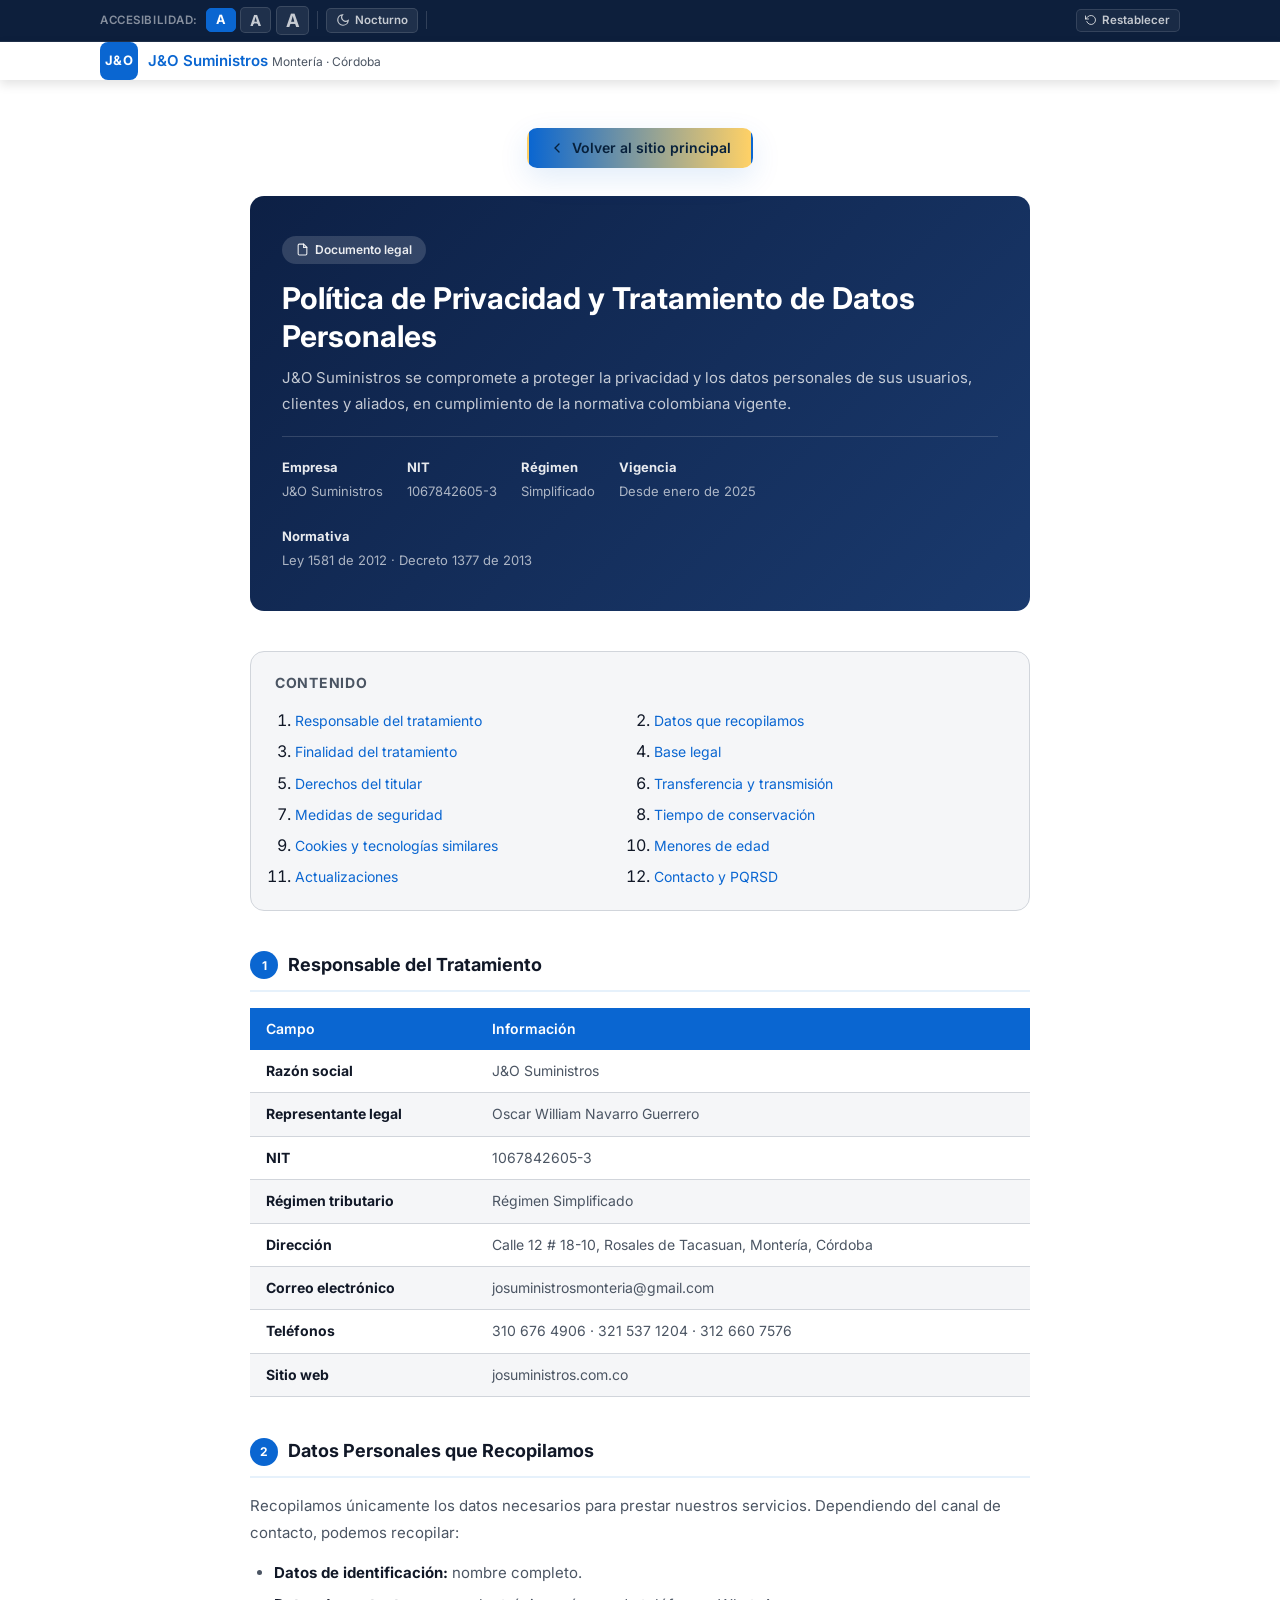
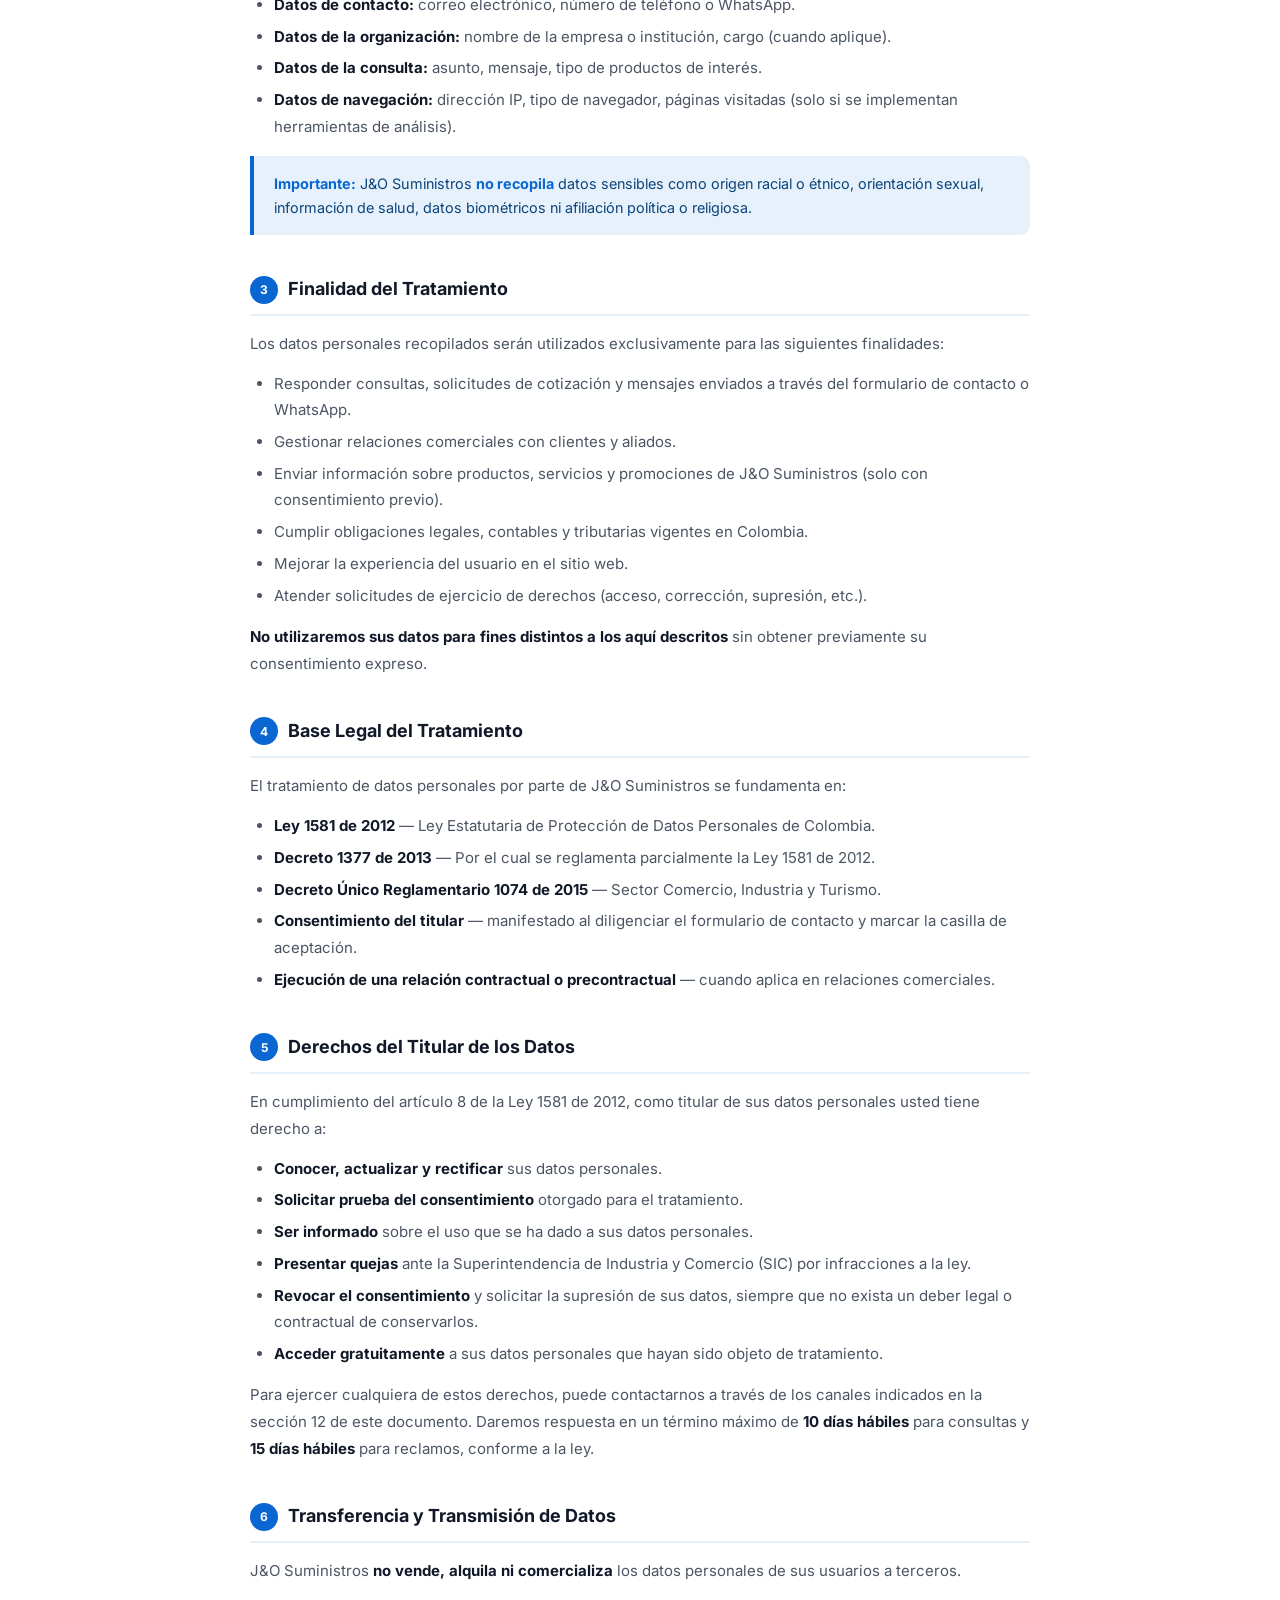
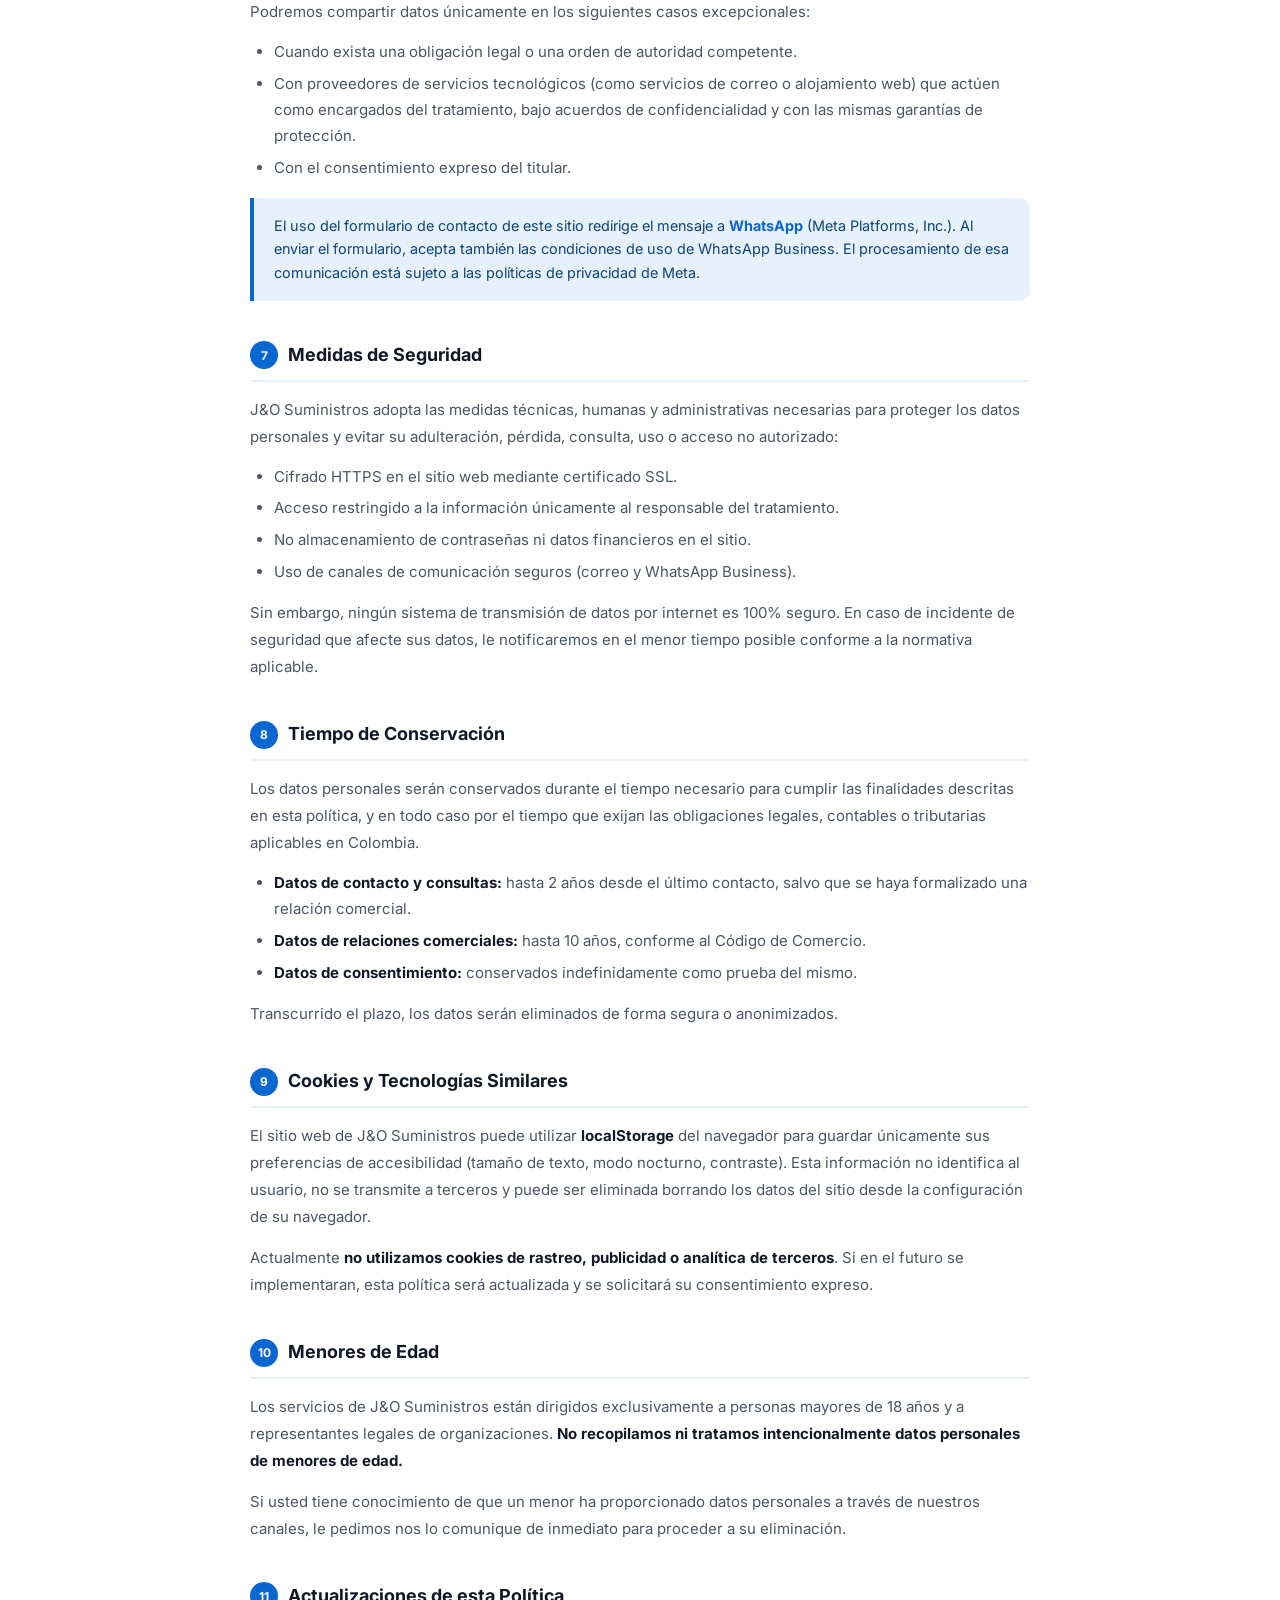
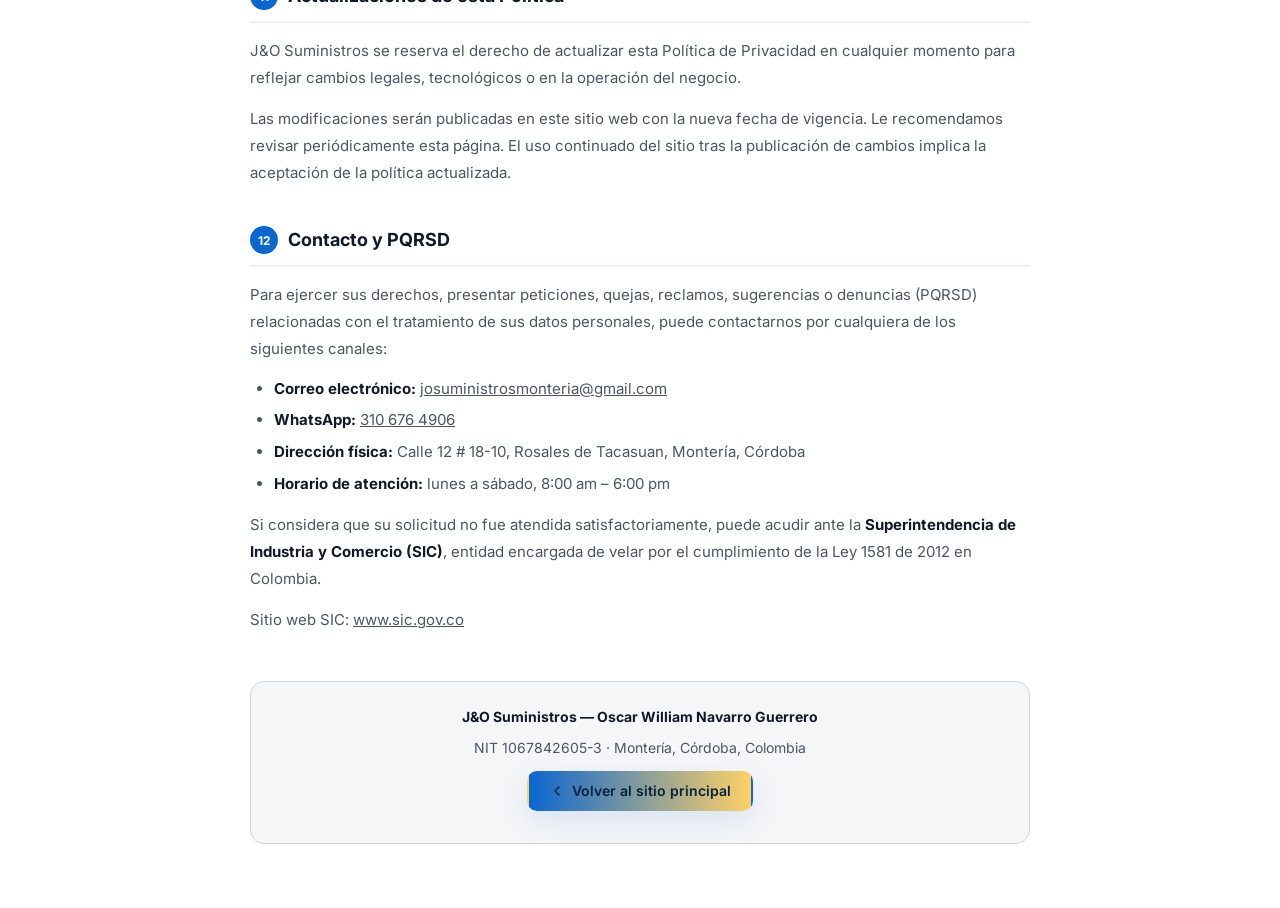
<file: politica-privacidad.html>
<!DOCTYPE html>
<html lang="es">
<head>
  <meta charset="UTF-8" />
  <meta name="viewport" content="width=device-width, initial-scale=1.0" />
  <meta name="description" content="Política de privacidad y tratamiento de datos personales de J&O Suministros. Conforme a la Ley 1581 de 2012 y el Decreto 1377 de 2013." />
  <title>Política de Privacidad — J&O Suministros</title>
  <link rel="preconnect" href="https://fonts.googleapis.com" />
  <link rel="preconnect" href="https://fonts.gstatic.com" crossorigin />
  <link href="https://fonts.googleapis.com/css2?family=Inter:wght@400;500;600;700&display=swap" rel="stylesheet" />
  <link rel="stylesheet" href="styles.css" />
  <link rel="icon" href="data:image/svg+xml,<svg xmlns='http://www.w3.org/2000/svg' viewBox='0 0 32 32'><rect width='32' height='32' rx='6' fill='%231A3A6E'/><text x='50%' y='54%' dominant-baseline='middle' text-anchor='middle' font-family='Inter,sans-serif' font-weight='700' font-size='11' fill='white'>J&amp;O</text></svg>" />
  <style>
    .politica {
      max-width: 820px;
      margin: 0 auto;
      padding: 3rem 1.25rem 4rem;
    }
    .politica__encabezado {
      background: linear-gradient(135deg, #0d2045 0%, #1A3A6E 100%);
      border-radius: var(--radio-lg);
      padding: 2.5rem 2rem;
      margin-bottom: 2.5rem;
      color: #fff;
    }
    .politica__encabezado .badge-doc {
      display: inline-flex;
      align-items: center;
      gap: .375rem;
      background: rgba(255,255,255,.15);
      color: rgba(255,255,255,.9);
      font-size: .75rem;
      font-weight: 600;
      padding: .3rem .875rem;
      border-radius: 99px;
      margin-bottom: 1rem;
    }
    .politica__encabezado h1 {
      font-size: clamp(1.375rem, 4vw, 1.875rem);
      font-weight: 700;
      margin-bottom: .625rem;
      line-height: 1.25;
    }
    .politica__encabezado p {
      font-size: .9375rem;
      color: rgba(255,255,255,.75);
      line-height: 1.7;
    }
    .politica__meta {
      display: flex;
      gap: 1.5rem;
      flex-wrap: wrap;
      margin-top: 1.25rem;
      padding-top: 1.25rem;
      border-top: 1px solid rgba(255,255,255,.15);
    }
    .politica__meta-item { font-size: .8125rem; color: rgba(255,255,255,.65); }
    .politica__meta-item strong { color: rgba(255,255,255,.9); display: block; margin-bottom: .2rem; }

    .politica__nav {
      background: var(--gris-bg);
      border: 1px solid var(--gris-borde);
      border-radius: var(--radio-lg);
      padding: 1.25rem 1.5rem;
      margin-bottom: 2.5rem;
    }
    .politica__nav h2 {
      font-size: .875rem;
      font-weight: 700;
      color: var(--texto-sec);
      text-transform: uppercase;
      letter-spacing: .05em;
      margin-bottom: .875rem;
    }
    .politica__nav ol {
      list-style: decimal;
      padding-left: 1.25rem;
      display: grid;
      grid-template-columns: repeat(auto-fill, minmax(280px, 1fr));
      gap: .35rem .5rem;
    }
    .politica__nav a {
      font-size: .875rem;
      color: var(--azul);
      text-decoration: none;
      line-height: 1.5;
    }
    .politica__nav a:hover { text-decoration: underline; }

    .politica__seccion {
      margin-bottom: 2.5rem;
      scroll-margin-top: 5rem;
    }
    .politica__seccion h2 {
      font-size: 1.125rem;
      font-weight: 700;
      color: var(--texto);
      margin-bottom: .875rem;
      padding-bottom: .625rem;
      border-bottom: 2px solid var(--azul-claro);
      display: flex;
      align-items: center;
      gap: .625rem;
    }
    .politica__seccion h2 .sec-num {
      width: 28px;
      height: 28px;
      border-radius: 50%;
      background: var(--azul);
      color: #fff;
      font-size: .75rem;
      font-weight: 700;
      display: flex;
      align-items: center;
      justify-content: center;
      flex-shrink: 0;
    }
    .politica__seccion p {
      font-size: .9375rem;
      color: var(--texto-sec);
      line-height: 1.8;
      margin-bottom: .875rem;
    }
    .politica__seccion p:last-child { margin-bottom: 0; }
    .politica__seccion ul, .politica__seccion ol {
      padding-left: 1.5rem;
      margin-bottom: .875rem;
    }
    .politica__seccion li {
      font-size: .9375rem;
      color: var(--texto-sec);
      line-height: 1.75;
      margin-bottom: .35rem;
    }
    .politica__seccion strong { color: var(--texto); }

    .politica__tabla {
      width: 100%;
      border-collapse: collapse;
      margin: 1rem 0;
      font-size: .875rem;
    }
    .politica__tabla th {
      background: var(--azul);
      color: #fff;
      padding: .625rem 1rem;
      text-align: left;
      font-weight: 600;
    }
    .politica__tabla td {
      padding: .625rem 1rem;
      border-bottom: 1px solid var(--gris-borde);
      color: var(--texto-sec);
      vertical-align: top;
      line-height: 1.6;
    }
    .politica__tabla tr:nth-child(even) td { background: var(--gris-bg); }

    .politica__alerta {
      background: var(--azul-claro);
      border-left: 4px solid var(--azul);
      border-radius: 0 var(--radio) var(--radio) 0;
      padding: 1rem 1.25rem;
      margin: 1rem 0;
      font-size: .9rem;
      color: var(--azul-texto);
      line-height: 1.65;
    }
    .politica__alerta strong { color: var(--azul); }

    .politica__footer-doc {
      background: var(--gris-bg);
      border: 1px solid var(--gris-borde);
      border-radius: var(--radio-lg);
      padding: 1.5rem;
      text-align: center;
      margin-top: 3rem;
    }
    .politica__footer-doc p { font-size: .875rem; color: var(--texto-sec); margin-bottom: .5rem; }
    .politica__footer-doc strong { color: var(--texto); }

    /* Modo nocturno */
    html[data-tema="nocturno"] .politica__nav { background: #1a2035; border-color: #2d3550; }
    html[data-tema="nocturno"] .politica__seccion h2 { border-bottom-color: #1a2d4d; }
    html[data-tema="nocturno"] .politica__tabla tr:nth-child(even) td { background: #1a2035; }
    html[data-tema="nocturno"] .politica__alerta { background: #1a2d4d; color: #7eb8f7; }
    html[data-tema="nocturno"] .politica__footer-doc { background: #1a2035; border-color: #2d3550; }

    @media (max-width: 600px) {
      .politica__encabezado { padding: 1.5rem 1.25rem; }
      .politica__tabla { font-size: .8125rem; }
      .politica__tabla th, .politica__tabla td { padding: .5rem .75rem; }
    }
  </style>
</head>
<body>

  <a class="skip-link" href="#contenido-politica">Saltar al contenido principal</a>

  <!-- Barra accesibilidad -->
  <div class="acc-bar" role="toolbar" aria-label="Opciones de accesibilidad">
    <div class="acc-bar__inner contenedor">
      <span class="acc-bar__label" aria-hidden="true">Accesibilidad:</span>
      <div class="acc-bar__grupo" role="group" aria-label="Tamaño de texto">
        <button class="acc-btn" id="font-normal" aria-pressed="true" aria-label="Texto normal">A</button>
        <button class="acc-btn acc-btn--md" id="font-mediano" aria-pressed="false" aria-label="Texto mediano">A</button>
        <button class="acc-btn acc-btn--lg" id="font-grande" aria-pressed="false" aria-label="Texto grande">A</button>
      </div>
      <div class="acc-bar__sep" aria-hidden="true"></div>
      <button class="acc-btn acc-btn--icon" id="btn-tema" aria-pressed="false" aria-label="Activar modo nocturno">
        <svg class="icon-luna" aria-hidden="true" focusable="false" viewBox="0 0 24 24" fill="none" stroke="currentColor" stroke-width="2" stroke-linecap="round"><path d="M21 12.79A9 9 0 1111.21 3 7 7 0 0021 12.79z"/></svg>
        <svg class="icon-sol" aria-hidden="true" focusable="false" viewBox="0 0 24 24" fill="none" stroke="currentColor" stroke-width="2" stroke-linecap="round" style="display:none"><circle cx="12" cy="12" r="5"/><line x1="12" y1="1" x2="12" y2="3"/><line x1="12" y1="21" x2="12" y2="23"/></svg>
        <span class="acc-btn__texto">Nocturno</span>
      </button>
      <div class="acc-bar__sep" aria-hidden="true"></div>
      <button class="acc-btn acc-btn--reset" id="btn-reset-acc" aria-label="Restablecer accesibilidad">
        <svg aria-hidden="true" focusable="false" viewBox="0 0 24 24" fill="none" stroke="currentColor" stroke-width="2" stroke-linecap="round"><polyline points="1 4 1 10 7 10"/><path d="M3.51 15a9 9 0 102.13-9.36L1 10"/></svg>
        <span class="acc-btn__texto">Restablecer</span>
      </button>
    </div>
  </div>

  <!-- Navbar mínimo — solo logo -->
  <header role="banner">
    <nav class="navbar" aria-label="Navegación">
      <div class="navbar__inner contenedor" style="justify-content:center">
        <a href="index.html" class="navbar__logo" aria-label="J&O Suministros — Volver al inicio">
          <div class="navbar__logo-box" aria-hidden="true">J&amp;O</div>
          <div class="navbar__logo-texto">
            <span class="navbar__logo-nombre">J&amp;O Suministros</span>
            <span class="navbar__logo-ciudad">Montería · Córdoba</span>
          </div>
        </a>
      </div>
    </nav>
  </header>

  <main id="contenido-politica">
    <div class="politica contenedor">

      <!-- Botón volver centrado -->
      <div style="text-align:center;margin-bottom:1.75rem">
        <a href="index.html" class="btn btn--primario" style="display:inline-flex">
          <svg aria-hidden="true" focusable="false" viewBox="0 0 24 24" fill="none" stroke="currentColor" stroke-width="2" stroke-linecap="round" width="15" height="15"><polyline points="15 18 9 12 15 6"/></svg>
          Volver al sitio principal
        </a>
      </div>

      <!-- Encabezado del documento -->
      <div class="politica__encabezado" role="banner">
        <div class="badge-doc" aria-hidden="true">
          <svg viewBox="0 0 24 24" fill="none" stroke="currentColor" stroke-width="2" stroke-linecap="round" width="13" height="13"><path d="M14 2H6a2 2 0 00-2 2v16a2 2 0 002 2h12a2 2 0 002-2V8z"/><polyline points="14 2 14 8 20 8"/></svg>
          Documento legal
        </div>
        <h1>Política de Privacidad y Tratamiento de Datos Personales</h1>
        <p>J&amp;O Suministros se compromete a proteger la privacidad y los datos personales de sus usuarios, clientes y aliados, en cumplimiento de la normativa colombiana vigente.</p>
        <div class="politica__meta">
          <div class="politica__meta-item"><strong>Empresa</strong>J&amp;O Suministros</div>
          <div class="politica__meta-item"><strong>NIT</strong>1067842605-3</div>
          <div class="politica__meta-item"><strong>Régimen</strong>Simplificado</div>
          <div class="politica__meta-item"><strong>Vigencia</strong>Desde enero de 2025</div>
          <div class="politica__meta-item"><strong>Normativa</strong>Ley 1581 de 2012 · Decreto 1377 de 2013</div>
        </div>
      </div>

      <!-- Tabla de contenido -->
      <nav class="politica__nav" aria-label="Tabla de contenido">
        <h2>Contenido</h2>
        <ol>
          <li><a href="#responsable">Responsable del tratamiento</a></li>
          <li><a href="#datos">Datos que recopilamos</a></li>
          <li><a href="#finalidad">Finalidad del tratamiento</a></li>
          <li><a href="#base-legal">Base legal</a></li>
          <li><a href="#derechos">Derechos del titular</a></li>
          <li><a href="#transferencia">Transferencia y transmisión</a></li>
          <li><a href="#seguridad">Medidas de seguridad</a></li>
          <li><a href="#conservacion">Tiempo de conservación</a></li>
          <li><a href="#cookies">Cookies y tecnologías similares</a></li>
          <li><a href="#menores">Menores de edad</a></li>
          <li><a href="#actualizaciones">Actualizaciones</a></li>
          <li><a href="#contacto-politica">Contacto y PQRSD</a></li>
        </ol>
      </nav>

      <!-- 1. Responsable -->
      <section class="politica__seccion" id="responsable" aria-labelledby="titulo-1">
        <h2 id="titulo-1"><span class="sec-num" aria-hidden="true">1</span>Responsable del Tratamiento</h2>
        <table class="politica__tabla" aria-label="Datos del responsable del tratamiento">
          <thead><tr><th>Campo</th><th>Información</th></tr></thead>
          <tbody>
            <tr><td><strong>Razón social</strong></td><td>J&amp;O Suministros</td></tr>
            <tr><td><strong>Representante legal</strong></td><td>Oscar William Navarro Guerrero</td></tr>
            <tr><td><strong>NIT</strong></td><td>1067842605-3</td></tr>
            <tr><td><strong>Régimen tributario</strong></td><td>Régimen Simplificado</td></tr>
            <tr><td><strong>Dirección</strong></td><td>Calle 12 # 18-10, Rosales de Tacasuan, Montería, Córdoba</td></tr>
            <tr><td><strong>Correo electrónico</strong></td><td>josuministrosmonteria@gmail.com</td></tr>
            <tr><td><strong>Teléfonos</strong></td><td>310 676 4906 · 321 537 1204 · 312 660 7576</td></tr>
            <tr><td><strong>Sitio web</strong></td><td>josuministros.com.co</td></tr>
          </tbody>
        </table>
      </section>

      <!-- 2. Datos -->
      <section class="politica__seccion" id="datos" aria-labelledby="titulo-2">
        <h2 id="titulo-2"><span class="sec-num" aria-hidden="true">2</span>Datos Personales que Recopilamos</h2>
        <p>Recopilamos únicamente los datos necesarios para prestar nuestros servicios. Dependiendo del canal de contacto, podemos recopilar:</p>
        <ul>
          <li><strong>Datos de identificación:</strong> nombre completo.</li>
          <li><strong>Datos de contacto:</strong> correo electrónico, número de teléfono o WhatsApp.</li>
          <li><strong>Datos de la organización:</strong> nombre de la empresa o institución, cargo (cuando aplique).</li>
          <li><strong>Datos de la consulta:</strong> asunto, mensaje, tipo de productos de interés.</li>
          <li><strong>Datos de navegación:</strong> dirección IP, tipo de navegador, páginas visitadas (solo si se implementan herramientas de análisis).</li>
        </ul>
        <div class="politica__alerta" role="note">
          <strong>Importante:</strong> J&amp;O Suministros <strong>no recopila</strong> datos sensibles como origen racial o étnico, orientación sexual, información de salud, datos biométricos ni afiliación política o religiosa.
        </div>
      </section>

      <!-- 3. Finalidad -->
      <section class="politica__seccion" id="finalidad" aria-labelledby="titulo-3">
        <h2 id="titulo-3"><span class="sec-num" aria-hidden="true">3</span>Finalidad del Tratamiento</h2>
        <p>Los datos personales recopilados serán utilizados exclusivamente para las siguientes finalidades:</p>
        <ul>
          <li>Responder consultas, solicitudes de cotización y mensajes enviados a través del formulario de contacto o WhatsApp.</li>
          <li>Gestionar relaciones comerciales con clientes y aliados.</li>
          <li>Enviar información sobre productos, servicios y promociones de J&amp;O Suministros (solo con consentimiento previo).</li>
          <li>Cumplir obligaciones legales, contables y tributarias vigentes en Colombia.</li>
          <li>Mejorar la experiencia del usuario en el sitio web.</li>
          <li>Atender solicitudes de ejercicio de derechos (acceso, corrección, supresión, etc.).</li>
        </ul>
        <p><strong>No utilizaremos sus datos para fines distintos a los aquí descritos</strong> sin obtener previamente su consentimiento expreso.</p>
      </section>

      <!-- 4. Base legal -->
      <section class="politica__seccion" id="base-legal" aria-labelledby="titulo-4">
        <h2 id="titulo-4"><span class="sec-num" aria-hidden="true">4</span>Base Legal del Tratamiento</h2>
        <p>El tratamiento de datos personales por parte de J&amp;O Suministros se fundamenta en:</p>
        <ul>
          <li><strong>Ley 1581 de 2012</strong> — Ley Estatutaria de Protección de Datos Personales de Colombia.</li>
          <li><strong>Decreto 1377 de 2013</strong> — Por el cual se reglamenta parcialmente la Ley 1581 de 2012.</li>
          <li><strong>Decreto Único Reglamentario 1074 de 2015</strong> — Sector Comercio, Industria y Turismo.</li>
          <li><strong>Consentimiento del titular</strong> — manifestado al diligenciar el formulario de contacto y marcar la casilla de aceptación.</li>
          <li><strong>Ejecución de una relación contractual o precontractual</strong> — cuando aplica en relaciones comerciales.</li>
        </ul>
      </section>

      <!-- 5. Derechos -->
      <section class="politica__seccion" id="derechos" aria-labelledby="titulo-5">
        <h2 id="titulo-5"><span class="sec-num" aria-hidden="true">5</span>Derechos del Titular de los Datos</h2>
        <p>En cumplimiento del artículo 8 de la Ley 1581 de 2012, como titular de sus datos personales usted tiene derecho a:</p>
        <ul>
          <li><strong>Conocer, actualizar y rectificar</strong> sus datos personales.</li>
          <li><strong>Solicitar prueba del consentimiento</strong> otorgado para el tratamiento.</li>
          <li><strong>Ser informado</strong> sobre el uso que se ha dado a sus datos personales.</li>
          <li><strong>Presentar quejas</strong> ante la Superintendencia de Industria y Comercio (SIC) por infracciones a la ley.</li>
          <li><strong>Revocar el consentimiento</strong> y solicitar la supresión de sus datos, siempre que no exista un deber legal o contractual de conservarlos.</li>
          <li><strong>Acceder gratuitamente</strong> a sus datos personales que hayan sido objeto de tratamiento.</li>
        </ul>
        <p>Para ejercer cualquiera de estos derechos, puede contactarnos a través de los canales indicados en la sección 12 de este documento. Daremos respuesta en un término máximo de <strong>10 días hábiles</strong> para consultas y <strong>15 días hábiles</strong> para reclamos, conforme a la ley.</p>
      </section>

      <!-- 6. Transferencia -->
      <section class="politica__seccion" id="transferencia" aria-labelledby="titulo-6">
        <h2 id="titulo-6"><span class="sec-num" aria-hidden="true">6</span>Transferencia y Transmisión de Datos</h2>
        <p>J&amp;O Suministros <strong>no vende, alquila ni comercializa</strong> los datos personales de sus usuarios a terceros.</p>
        <p>Podremos compartir datos únicamente en los siguientes casos excepcionales:</p>
        <ul>
          <li>Cuando exista una obligación legal o una orden de autoridad competente.</li>
          <li>Con proveedores de servicios tecnológicos (como servicios de correo o alojamiento web) que actúen como encargados del tratamiento, bajo acuerdos de confidencialidad y con las mismas garantías de protección.</li>
          <li>Con el consentimiento expreso del titular.</li>
        </ul>
        <div class="politica__alerta" role="note">
          El uso del formulario de contacto de este sitio redirige el mensaje a <strong>WhatsApp</strong> (Meta Platforms, Inc.). Al enviar el formulario, acepta también las condiciones de uso de WhatsApp Business. El procesamiento de esa comunicación está sujeto a las políticas de privacidad de Meta.
        </div>
      </section>

      <!-- 7. Seguridad -->
      <section class="politica__seccion" id="seguridad" aria-labelledby="titulo-7">
        <h2 id="titulo-7"><span class="sec-num" aria-hidden="true">7</span>Medidas de Seguridad</h2>
        <p>J&amp;O Suministros adopta las medidas técnicas, humanas y administrativas necesarias para proteger los datos personales y evitar su adulteración, pérdida, consulta, uso o acceso no autorizado:</p>
        <ul>
          <li>Cifrado HTTPS en el sitio web mediante certificado SSL.</li>
          <li>Acceso restringido a la información únicamente al responsable del tratamiento.</li>
          <li>No almacenamiento de contraseñas ni datos financieros en el sitio.</li>
          <li>Uso de canales de comunicación seguros (correo y WhatsApp Business).</li>
        </ul>
        <p>Sin embargo, ningún sistema de transmisión de datos por internet es 100% seguro. En caso de incidente de seguridad que afecte sus datos, le notificaremos en el menor tiempo posible conforme a la normativa aplicable.</p>
      </section>

      <!-- 8. Conservación -->
      <section class="politica__seccion" id="conservacion" aria-labelledby="titulo-8">
        <h2 id="titulo-8"><span class="sec-num" aria-hidden="true">8</span>Tiempo de Conservación</h2>
        <p>Los datos personales serán conservados durante el tiempo necesario para cumplir las finalidades descritas en esta política, y en todo caso por el tiempo que exijan las obligaciones legales, contables o tributarias aplicables en Colombia.</p>
        <ul>
          <li><strong>Datos de contacto y consultas:</strong> hasta 2 años desde el último contacto, salvo que se haya formalizado una relación comercial.</li>
          <li><strong>Datos de relaciones comerciales:</strong> hasta 10 años, conforme al Código de Comercio.</li>
          <li><strong>Datos de consentimiento:</strong> conservados indefinidamente como prueba del mismo.</li>
        </ul>
        <p>Transcurrido el plazo, los datos serán eliminados de forma segura o anonimizados.</p>
      </section>

      <!-- 9. Cookies -->
      <section class="politica__seccion" id="cookies" aria-labelledby="titulo-9">
        <h2 id="titulo-9"><span class="sec-num" aria-hidden="true">9</span>Cookies y Tecnologías Similares</h2>
        <p>El sitio web de J&amp;O Suministros puede utilizar <strong>localStorage</strong> del navegador para guardar únicamente sus preferencias de accesibilidad (tamaño de texto, modo nocturno, contraste). Esta información no identifica al usuario, no se transmite a terceros y puede ser eliminada borrando los datos del sitio desde la configuración de su navegador.</p>
        <p>Actualmente <strong>no utilizamos cookies de rastreo, publicidad o analítica de terceros</strong>. Si en el futuro se implementaran, esta política será actualizada y se solicitará su consentimiento expreso.</p>
      </section>

      <!-- 10. Menores -->
      <section class="politica__seccion" id="menores" aria-labelledby="titulo-10">
        <h2 id="titulo-10"><span class="sec-num" aria-hidden="true">10</span>Menores de Edad</h2>
        <p>Los servicios de J&amp;O Suministros están dirigidos exclusivamente a personas mayores de 18 años y a representantes legales de organizaciones. <strong>No recopilamos ni tratamos intencionalmente datos personales de menores de edad.</strong></p>
        <p>Si usted tiene conocimiento de que un menor ha proporcionado datos personales a través de nuestros canales, le pedimos nos lo comunique de inmediato para proceder a su eliminación.</p>
      </section>

      <!-- 11. Actualizaciones -->
      <section class="politica__seccion" id="actualizaciones" aria-labelledby="titulo-11">
        <h2 id="titulo-11"><span class="sec-num" aria-hidden="true">11</span>Actualizaciones de esta Política</h2>
        <p>J&amp;O Suministros se reserva el derecho de actualizar esta Política de Privacidad en cualquier momento para reflejar cambios legales, tecnológicos o en la operación del negocio.</p>
        <p>Las modificaciones serán publicadas en este sitio web con la nueva fecha de vigencia. Le recomendamos revisar periódicamente esta página. El uso continuado del sitio tras la publicación de cambios implica la aceptación de la política actualizada.</p>
      </section>

      <!-- 12. Contacto -->
      <section class="politica__seccion" id="contacto-politica" aria-labelledby="titulo-12">
        <h2 id="titulo-12"><span class="sec-num" aria-hidden="true">12</span>Contacto y PQRSD</h2>
        <p>Para ejercer sus derechos, presentar peticiones, quejas, reclamos, sugerencias o denuncias (PQRSD) relacionadas con el tratamiento de sus datos personales, puede contactarnos por cualquiera de los siguientes canales:</p>
        <ul>
          <li><strong>Correo electrónico:</strong> <a href="mailto:josuministrosmonteria@gmail.com">josuministrosmonteria@gmail.com</a></li>
          <li><strong>WhatsApp:</strong> <a href="https://wa.me/573106764906" target="_blank" rel="noopener noreferrer">310 676 4906</a></li>
          <li><strong>Dirección física:</strong> Calle 12 # 18-10, Rosales de Tacasuan, Montería, Córdoba</li>
          <li><strong>Horario de atención:</strong> lunes a sábado, 8:00 am – 6:00 pm</li>
        </ul>
        <p>Si considera que su solicitud no fue atendida satisfactoriamente, puede acudir ante la <strong>Superintendencia de Industria y Comercio (SIC)</strong>, entidad encargada de velar por el cumplimiento de la Ley 1581 de 2012 en Colombia.</p>
        <p>Sitio web SIC: <a href="https://www.sic.gov.co" target="_blank" rel="noopener noreferrer">www.sic.gov.co</a></p>
      </section>

      <!-- Footer del documento -->
      <div class="politica__footer-doc" role="contentinfo">
        <p><strong>J&amp;O Suministros — Oscar William Navarro Guerrero</strong></p>
        <p>NIT 1067842605-3 · Montería, Córdoba, Colombia</p>
        <p style="margin-top:.75rem">
          <a href="index.html" class="btn btn--primario" style="display:inline-flex">
            <svg aria-hidden="true" focusable="false" viewBox="0 0 24 24" fill="none" stroke="currentColor" stroke-width="2" stroke-linecap="round" width="15" height="15"><polyline points="15 18 9 12 15 6"/></svg>
            Volver al sitio principal
          </a>
        </p>
      </div>

    </div>
  </main>

  <script src="main.js" defer></script>
</body>
</html>
</file>
<file: styles.css>
/* =============================================
   J&O Suministros — styles.css
   Responsive + WCAG 2.1 AA
   ============================================= */

/* =============================================
   BARRA DE ACCESIBILIDAD (WCAG 1.4.4 / 1.4.3 / 1.4.6)
   ============================================= */
.acc-bar {
  background: #0d1f3c;
  border-bottom: 1px solid rgba(255,255,255,.08);
  padding: .35rem 0;
}
.acc-bar__inner {
  display: flex;
  align-items: center;
  gap: .5rem;
  flex-wrap: wrap;
  max-width: 1120px;
  margin: 0 auto;
  padding: 0 1.25rem;
}
.acc-bar__label {
  font-size: .72rem;
  color: rgba(255,255,255,.5);
  font-weight: 600;
  text-transform: uppercase;
  letter-spacing: .05em;
  flex-shrink: 0;
}
.acc-bar__grupo {
  display: flex;
  align-items: center;
  gap: .3rem;
}
.acc-bar__grupo-label {
  font-size: .68rem;
  color: rgba(255,255,255,.4);
  margin-right: .15rem;
}
.acc-bar__sep {
  width: 1px;
  height: 18px;
  background: rgba(255,255,255,.15);
  flex-shrink: 0;
}
.acc-btn {
  background: rgba(255,255,255,.08);
  border: 1px solid rgba(255,255,255,.12);
  color: rgba(255,255,255,.75);
  border-radius: 5px;
  cursor: pointer;
  font-family: var(--fuente);
  font-weight: 700;
  transition: background .15s, color .15s, border-color .15s;
  line-height: 1;
  padding: .28rem .55rem;
  font-size: .8rem;
  display: inline-flex;
  align-items: center;
  gap: .3rem;
}
.acc-btn:hover,
.acc-btn[aria-pressed="true"] {
  background: var(--azul);
  border-color: var(--azul);
  color: #fff;
}
.acc-btn:focus-visible {
  outline: 2px solid #fff;
  outline-offset: 2px;
}
.acc-btn--md { font-size: .95rem; }
.acc-btn--lg { font-size: 1.15rem; }
.acc-btn--icon svg { width: 14px; height: 14px; }
.acc-btn__texto { font-size: .72rem; font-weight: 600; }
.acc-btn--reset {
  margin-left: auto;
  background: rgba(255,255,255,.05);
  font-size: .72rem;
}
.acc-btn--reset svg { width: 12px; height: 12px; }

/* Tamaños de fuente (WCAG 1.4.4) */
html[data-font="mediano"] { font-size: 18px; }
html[data-font="grande"]  { font-size: 21px; }

/* Barra accesibilidad — móvil compacto */
@media (max-width: 640px) {
  .acc-bar { padding: .25rem 0; }
  .acc-bar__inner { gap: .3rem; padding: 0 .75rem; }
  .acc-bar__label { display: none; }
  .acc-bar__grupo-label { display: none; }
  .acc-btn__texto { display: none; }
  .acc-bar__sep { height: 14px; }
  .acc-btn { padding: .25rem .4rem; font-size: .75rem; }
  .acc-btn--md { font-size: .85rem; }
  .acc-btn--lg { font-size: 1rem; }
  .acc-btn--reset { margin-left: 0; }
}

/* =============================================
   MODO NOCTURNO (WCAG 1.4.3 — contraste AA)
   ============================================= */
html[data-tema="nocturno"] {
  --gris-bg:    #1a1f2e;
  --gris-borde: #2d3550;
  --texto:      #e8eaf2;
  --texto-sec:  #9aa3c2;
  --blanco:     #121828;
  --azul-claro: #1a2d4d;
  --azul-texto: #7eb8f7;
}
html[data-tema="nocturno"] body { background: #0f1420; color: #e8eaf2; }
html[data-tema="nocturno"] .acc-bar { background: #07101f; }
html[data-tema="nocturno"] .navbar__top,
html[data-tema="nocturno"] .navbar__bottom,
html[data-tema="nocturno"] .navbar__menu-movil { background: #121828; border-color: #2d3550; }
html[data-tema="nocturno"] .navbar__logo-nombre { color: #7eb8f7; }
html[data-tema="nocturno"] .navbar__logo-ciudad { color: #9aa3c2; }
html[data-tema="nocturno"] .navbar__search { background: #1a2035; border-color: #2d3550; }
html[data-tema="nocturno"] .navbar__search-input { color: #e8eaf2; }
html[data-tema="nocturno"] .navbar__action { background: #1a2035; color: #9aa3c2; }
html[data-tema="nocturno"] .navbar__action:hover { background: #1a2d4d; color: #7eb8f7; }
html[data-tema="nocturno"] .hero-v2 { background: linear-gradient(135deg,#050d1a 0%,#0a1f3d 55%,#0e3060 100%); }
html[data-tema="nocturno"] .producto-card { background: #1a2035 !important; border-color: #2d3550; }
html[data-tema="nocturno"] .producto-card__items { color: #9aa3c2; }
html[data-tema="nocturno"] .sector-tag { background: #1a2035; border-color: #2d3550; color: #e8eaf2; }
html[data-tema="nocturno"] .sector-tag svg { color: #7eb8f7; }
html[data-tema="nocturno"] .sector-tag:hover { background: #1a2d4d; border-color: #7eb8f7; color: #7eb8f7; }
html[data-tema="nocturno"] .ventaja-card { background: #1a2035; }
html[data-tema="nocturno"] .paso { background: #1a2035; }
html[data-tema="nocturno"] .seccion--gris,
html[data-tema="nocturno"] #sectores { background: #141929; }
html[data-tema="nocturno"] .contacto__form { background: #1a2d4d; border-color: #2d3550; }
html[data-tema="nocturno"] .form__grupo input,
html[data-tema="nocturno"] .form__grupo textarea,
html[data-tema="nocturno"] .form__grupo select { background: #0f1420; border-color: #2d3550; color: #e8eaf2; }
html[data-tema="nocturno"] .mapa-wrap { border-color: #2d3550; }
html[data-tema="nocturno"] .footer { background: #07101f; }

/* =============================================
   ALTO CONTRASTE (WCAG 1.4.6 — AAA)
   ============================================= */
html[data-contraste="alto"] {
  --texto:      #000;
  --texto-sec:  #1a1a1a;
  --blanco:     #fff;
  --gris-bg:    #f0f0f0;
  --gris-borde: #000;
}
html[data-contraste="alto"] body { background: #fff; color: #000; }
html[data-contraste="alto"] .producto-card,
html[data-contraste="alto"] .sector-tag,
html[data-contraste="alto"] .ventaja-card,
html[data-contraste="alto"] .paso { background: #fff !important; border: 2px solid #000 !important; }
html[data-contraste="alto"] .seccion--gris { background: #f0f0f0; }
html[data-contraste="alto"] .navbar__top,
html[data-contraste="alto"] .navbar__bottom { border-bottom: 2px solid #000; }

/* Subrayar todos los enlaces (WCAG 1.4.1) */
html[data-enlaces="subrayados"] a:not(.btn):not(.navbar__logo):not(.wa-float):not(.navbar__wa):not(.navbar__action) {
  text-decoration: underline !important;
  text-underline-offset: 3px;
}

/* =============================================
   SECTORES — Grid responsivo (sin carrusel)
   ============================================= */
.sectores__grid {
  display: grid;
  grid-template-columns: repeat(4, 1fr);
  gap: 1rem;
  list-style: none;
  margin: 0 auto;
  padding: 0;
  max-width: 1120px;
}

/* --- Reset & base --- */
*, *::before, *::after { box-sizing: border-box; margin: 0; padding: 0; }

:root {
  --azul:        #0A66D1;
  --azul-hover:  #084fb0;
  --azul-claro:  #E6F1FB;
  --azul-texto:  #0C447C;
  --accent:      #FFD166;
  --grad-prim:   linear-gradient(90deg, #0A66D1 0%, #FFD166 100%);
  --verde-wa:    #25D366;
  --verde-wa-h:  #1eaa52;
  --gris-bg:     #F5F6F8;
  --gris-borde:  #D1D5DB;
  --texto:       #111827;
  --texto-sec:   #4B5563;
  --blanco:      #ffffff;
  --radio:       10px;
  --radio-lg:    14px;
  --sombra:      0 6px 20px rgba(10,38,90,.10), 0 2px 6px rgba(0,0,0,.06);
  --trans:       200ms cubic-bezier(.2,.9,.2,1);
  --fuente:      'Inter', system-ui, -apple-system, sans-serif;
}

html { scroll-behavior: smooth; font-size: 16px; }

body {
  font-family: var(--fuente);
  color: var(--texto);
  background: var(--blanco);
  line-height: 1.6;
  -webkit-font-smoothing: antialiased;
}

img { max-width: 100%; height: auto; display: block; }
a { color: inherit; }

/* --- Skip link WCAG --- */
.skip-link {
  position: absolute;
  top: -100px;
  left: 1rem;
  background: var(--azul);
  color: #fff;
  padding: 10px 18px;
  border-radius: var(--radio);
  font-size: .875rem;
  font-weight: 600;
  z-index: 9999;
  text-decoration: none;
  transition: top var(--trans);
}
.skip-link:focus { top: 1rem; }

/* --- Focus visible global --- */
:focus-visible {
  outline: 3px solid var(--azul);
  outline-offset: 3px;
  border-radius: 4px;
}

/* --- Contenedor --- */
.contenedor {
  width: 100%;
  max-width: 1120px;
  margin: 0 auto;
  padding: 0 1.25rem;
}

/* =============================================
   NAVBAR — superior blanco, inferior azul
   ============================================= */
.navbar {
  position: sticky;
  top: 0;
  z-index: 100;
  box-shadow: 0 4px 12px rgba(0,0,0,.12);
  isolation: isolate;
}

/* BARRA SUPERIOR — blanca */
.navbar__top {
  background: #ffffff;
  border-bottom: none;
  box-shadow: none;
}
.navbar__top-inner {
  display: flex;
  align-items: center;
  justify-content: space-between;
  padding: .75rem 1.25rem;
  gap: 1.5rem;
}

/* BARRA INFERIOR — azul degradado */
.navbar__bottom { background: linear-gradient(180deg, #1e5fa8 0%, #1A3A6E 100%); }
/* Hero v2 continúa el mismo degradado sin corte */
.navbar__bottom-inner {
  display: flex;
  align-items: center;
  justify-content: center;
  padding: 0 1.25rem;
}

/* Logo */
.navbar__logo {
  display: flex;
  align-items: center;
  gap: .625rem;
  text-decoration: none;
  flex-shrink: 0;
}
.navbar__logo-box {
  width: 38px;
  height: 38px;
  background: var(--azul);
  border: none;
  border-radius: 8px;
  display: flex;
  align-items: center;
  justify-content: center;
  color: #fff;
  font-weight: 700;
  font-size: .8125rem;
  letter-spacing: .02em;
  flex-shrink: 0;
}
.navbar__logo-texto { line-height: 1.2; }
.navbar__logo-nombre { font-size: .9375rem; font-weight: 600; color: var(--azul); }
.navbar__logo-ciudad { font-size: .75rem; color: var(--texto-sec); }

/* Búsqueda */
.navbar__search {
  display: flex;
  align-items: center;
  flex: 1;
  max-width: 300px;
  background: #ffffff;
  border: 1px solid var(--gris-borde);
  border-radius: var(--radio);
  padding: .5rem;
  transition: border-color .2s;
}
.navbar__search:focus-within { border-color: var(--azul); }
.navbar__search-input {
  flex: 1;
  background: none;
  border: none;
  outline: none;
  font-size: .875rem;
  color: var(--texto);
  padding: 0 .5rem;
  font-family: var(--fuente);
}
.navbar__search-input::placeholder { color: var(--texto-sec); }
.navbar__search-btn {
  background: none;
  border: none;
  cursor: pointer;
  padding: .25rem;
  display: flex;
  align-items: center;
  color: var(--texto-sec);
  transition: color var(--trans);
}
.navbar__search-btn:hover { color: var(--azul); }
.navbar__search-btn svg { width: 18px; height: 18px; }

/* Acciones */
.navbar__actions { display: flex; align-items: center; gap: .75rem; }
.navbar__action {
  display: flex;
  align-items: center;
  justify-content: center;
  width: 38px;
  height: 38px;
  border-radius: var(--radio);
  background: var(--gris-bg);
  border: 1px solid var(--gris-borde);
  color: var(--texto);
  text-decoration: none;
  transition: background var(--trans), color var(--trans);
  cursor: pointer;
}
.navbar__action:hover { background: var(--azul-claro); color: var(--azul); }
.navbar__action svg { width: 20px; height: 20px; }

/* Menú navegación */
.navbar__nav {
  display: flex;
  align-items: center;
  list-style: none;
  margin: 0;
  padding: 0;
}
.navbar__nav a {
  font-size: .875rem;
  color: rgba(255,255,255,.75);
  text-decoration: none;
  padding: .875rem 1.25rem;
  text-transform: uppercase;
  letter-spacing: .05em;
  font-weight: 500;
  display: block;
  transition: color var(--trans), font-weight var(--trans);
}
.navbar__nav a:hover,
.navbar__nav a[aria-current="page"] {
  color: #fff;
  font-weight: 700;
  background: none;
}

/* Hamburguesa */
.navbar__toggle {
  display: none;
  background: var(--gris-bg);
  border: 1px solid var(--gris-borde);
  border-radius: var(--radio);
  padding: .4rem .5rem;
  cursor: pointer;
  color: var(--azul);
  line-height: 0;
}
.navbar__toggle svg { width: 22px; height: 22px; stroke: var(--azul); }

/* Menú móvil */
.navbar__menu-movil {
  display: none;
  flex-direction: column;
  gap: 0;
  padding: .5rem 1.25rem 1rem;
  border-top: 1px solid rgba(255,255,255,.1);
  background: #0d2045;
  position: absolute;
  top: 100%;
  left: 0;
  right: 0;
  z-index: 99;
  box-shadow: 0 8px 20px rgba(0,0,0,.25);
}
.navbar__menu-movil.abierto { display: flex; }
.navbar__menu-movil a {
  font-size: .9375rem;
  color: rgba(255,255,255,.82);
  text-decoration: none;
  padding: .75rem .25rem;
  border-bottom: 1px solid rgba(255,255,255,.08);
  transition: color var(--trans);
}
.navbar__menu-movil a:last-child { border-bottom: none; }
.navbar__menu-movil a:hover { color: #7EC8F7; }

/* Hero v2 — sin borde superior, continúa el degradado del navbar */
.hero-v2 { border-top: none; }

/* =============================================
   HERO
   ============================================= */
.hero {
  background: var(--gris-bg);
  padding: 4rem 1.25rem 3.5rem;
  border-bottom: 1px solid var(--gris-borde);
}
.hero__inner {
  max-width: 1120px;
  margin: 0 auto;
  display: grid;
  grid-template-columns: 1fr auto;
  gap: 3rem;
  align-items: center;
}
.hero__badge {
  display: inline-flex;
  align-items: center;
  gap: .375rem;
  background: var(--azul-claro);
  color: var(--azul-texto);
  font-size: .75rem;
  font-weight: 600;
  padding: .3rem .875rem;
  border-radius: 99px;
  margin-bottom: 1rem;
}
.hero__badge svg { width: 14px; height: 14px; }
.hero h1 {
  font-size: clamp(1.625rem, 4vw, 2.25rem);
  font-weight: 700;
  line-height: 1.25;
  color: var(--texto);
  margin-bottom: .875rem;
  max-width: 520px;
}
.hero__desc {
  font-size: 1rem;
  color: var(--texto-sec);
  line-height: 1.75;
  margin-bottom: 1.75rem;
  max-width: 460px;
}
.hero__btns { display: flex; gap: .75rem; flex-wrap: wrap; }

.btn {
  display: inline-flex;
  align-items: center;
  gap: .4rem;
  font-size: .875rem;
  font-weight: 600;
  padding: .625rem 1.25rem;
  border-radius: var(--radio);
  text-decoration: none;
  cursor: pointer;
  border: 2px solid transparent;
  transition: background var(--trans), border-color var(--trans), color var(--trans);
  line-height: 1;
}
.btn svg { width: 16px; height: 16px; flex-shrink: 0; }
.btn--primario {
  background: var(--grad-prim);
  color: #07203b;
  border-color: transparent;
  box-shadow: 0 10px 30px rgba(10,102,209,.12);
}
.btn--primario:hover {
  transform: translateY(-2px);
  box-shadow: 0 14px 40px rgba(10,102,209,.14);
}
.btn--wa { background: var(--verde-wa); color: #fff; border-color: var(--verde-wa); }
.btn--wa:hover { background: var(--verde-wa-h); border-color: var(--verde-wa-h); }
.btn--contorno { background: transparent; color: var(--azul); border-color: var(--azul); }
.btn--contorno:hover { background: var(--azul-claro); }

.hero__stats { display: flex; flex-direction: column; gap: .625rem; }
.stat-card {
  background: var(--blanco);
  border: 1px solid var(--gris-borde);
  border-radius: var(--radio-lg);
  padding: 1rem 1.5rem;
  text-align: center;
  min-width: 120px;
  box-shadow: var(--sombra);
}
.stat-card__num { font-size: 1.5rem; font-weight: 700; color: var(--accent); line-height: 1; }
.stat-card__lbl { font-size: .75rem; color: var(--texto-sec); margin-top: .25rem; }

/* =============================================
   HERO V2 — degradado + carrusel
   ============================================= */
.hero-v2 {
  background: linear-gradient(180deg, #1A3A6E 0%, #1e5fa8 50%, #2a7dd4 100%);
  padding: 4.5rem 1.25rem 4rem;
  border-bottom: none;
  position: relative;
  overflow: hidden;
}
.hero-v2::before {
  content: '';
  position: absolute;
  inset: 0;
  background: none;
  pointer-events: none;
}

.hero-v2__inner {
  display: grid;
  grid-template-columns: 1fr 420px;
  gap: 3rem;
  align-items: center;
  position: relative;
  z-index: 1;
}

.hero-v2__texto .hero__badge {
  background: rgba(255,255,255,.15);
  color: rgba(255,255,255,.9);
  backdrop-filter: blur(4px);
}
.hero-v2__texto h1 {
  font-size: clamp(1.75rem, 4vw, 2.5rem);
  font-weight: 700;
  color: #fff;
  line-height: 1.2;
  margin-bottom: 1rem;
}
.hero-v2__linea-color {
  color: var(--accent);
  text-shadow: 0 4px 18px rgba(255,209,102,.12);
}
.hero-v2__texto .hero__desc {
  color: rgba(255,255,255,.75);
  margin-bottom: 1.75rem;
}

/* Stats inline */
.hero-v2__stats {
  display: flex;
  align-items: center;
  gap: 1.25rem;
  margin-bottom: 1.75rem;
  flex-wrap: wrap;
}
.hero-v2__stat {
  display: flex;
  flex-direction: column;
}
.hero-v2__stat-num {
  font-size: 1.5rem;
  font-weight: 700;
  color: #7EC8F7;
  line-height: 1;
}
.hero-v2__stat-lbl {
  font-size: .7rem;
  color: rgba(255,255,255,.6);
  margin-top: .2rem;
  text-transform: uppercase;
  letter-spacing: .05em;
}
.hero-v2__sep {
  width: 1px;
  height: 36px;
  background: rgba(255,255,255,.2);
  flex-shrink: 0;
}

/* Botones sobre fondo oscuro */
.hero-v2__texto .btn--contorno {
  border-color: rgba(255,255,255,.4);
  color: #fff;
}
.hero-v2__texto .btn--contorno:hover {
  background: rgba(255,255,255,.1);
  border-color: rgba(255,255,255,.7);
}

/* =============================================
   CARRUSEL
   ============================================= */
.carrusel {
  position: relative;
  user-select: none;
}

.carrusel__track {
  position: relative;
  overflow: hidden;
  border-radius: var(--radio-lg);
  min-height: 320px;
}

.carrusel__slide {
  position: absolute;
  inset: 0;
  background: linear-gradient(180deg, rgba(7,32,59,.34) 0%, rgba(10,102,209,.24) 50%, rgba(255,209,102,.1) 100%);
  border: 1px solid rgba(255,255,255,.32);
  border-radius: var(--radio-lg);
  padding: 2rem 1.75rem;
  display: flex;
  flex-direction: column;
  justify-content: flex-start;
  align-items: stretch;
  min-height: 320px;
  opacity: 0;
  transform: translateX(40px);
  transition: opacity .45s ease, transform .45s ease;
  pointer-events: none;
  box-shadow: 0 8px 20px rgba(0,0,0,.14);
  backdrop-filter: blur(14px);
}
.carrusel__slide.activo {
  opacity: 1;
  transform: translateX(0);
  pointer-events: auto;
  position: relative;
}
.carrusel__slide.saliendo {
  opacity: 0;
  transform: translateX(-40px);
  position: absolute;
}

.carrusel__icono {
  width: 60px;
  height: 60px;
  border-radius: 14px;
  display: flex;
  align-items: center;
  justify-content: center;
  margin-bottom: 1.25rem;
}
.carrusel__icono svg { width: 30px; height: 30px; }

.carrusel__titulo {
  font-size: 1.5rem;
  font-weight: 700;
  color: var(--accent);
  text-shadow: 0 4px 18px rgba(10,66,209,.18);
  margin-bottom: .625rem;
}
.carrusel__desc {
  font-size: .95rem;
  color: rgba(255,255,255,.88);
  line-height: 1.8;
  margin-bottom: 1.25rem;
}
.carrusel__link {
  display: inline-flex;
  align-items: center;
  font-size: .875rem;
  font-weight: 600;
  color: var(--accent);
  text-decoration: none;
  transition: gap var(--trans), color var(--trans);
  gap: .25rem;
}
.carrusel__link:hover {
  gap: .5rem;
  color: rgba(255,255,255,.95);
}

/* Controles */
.carrusel__controles {
  display: flex;
  align-items: center;
  justify-content: center;
  gap: .75rem;
  margin-top: .875rem;
}
.carrusel__btn {
  width: 34px;
  height: 34px;
  border-radius: 50%;
  border: 1.5px solid rgba(255,255,255,.3);
  background: rgba(255,255,255,.1);
  color: #fff;
  display: flex;
  align-items: center;
  justify-content: center;
  cursor: pointer;
  transition: background var(--trans), border-color var(--trans);
  flex-shrink: 0;
  backdrop-filter: blur(4px);
}
.carrusel__btn:hover { background: rgba(255,255,255,.25); border-color: rgba(255,255,255,.6); }
.carrusel__btn svg { width: 16px; height: 16px; }

.carrusel__dots {
  display: flex;
  gap: .4rem;
  align-items: center;
}
.carrusel__dot {
  width: 8px;
  height: 8px;
  border-radius: 50%;
  background: rgba(255,255,255,.3);
  border: none;
  cursor: pointer;
  padding: 0;
  transition: background var(--trans), transform var(--trans), width var(--trans);
}
.carrusel__dot.activo {
  background: #fff;
  width: 22px;
  border-radius: 4px;
  transform: none;
}
.carrusel__dot:focus-visible {
  outline: 2px solid #fff;
  outline-offset: 2px;
}

/* Barra de progreso */
.carrusel__progress {
  height: 3px;
  background: rgba(255,255,255,.15);
  border-radius: 2px;
  margin-top: .625rem;
  overflow: hidden;
}
.carrusel__progress-bar {
  height: 100%;
  background: #7EC8F7;
  border-radius: 2px;
  width: 0%;
  transition: width linear;
}

/* =============================================
   SECCIONES GENERALES
   ============================================= */
.seccion { padding: 4rem 1.25rem; }
.seccion--gris { 
  background: var(--gris-bg);
}
.seccion__encabezado { text-align: center; margin-bottom: 2.5rem; }
.seccion__titulo {
  font-size: clamp(1.25rem, 3vw, 1.625rem);
  font-weight: 700;
  background: linear-gradient(135deg, var(--azul) 0%, #16A34A 100%);
  -webkit-background-clip: text;
  -webkit-text-fill-color: transparent;
  background-clip: text;
  margin-bottom: .375rem;
}
.seccion__sub { font-size: .9375rem; color: var(--texto-sec); max-width: 520px; margin: 0 auto; }

/* Productos - Título azul y fondo con patrón */
#productos {
  background: #fff;
  position: relative;
}
#productos .seccion__titulo {
  background: none;
  -webkit-background-clip: initial;
  -webkit-text-fill-color: initial;
  color: var(--azul);
}
#productos .seccion__sub {
  color: var(--texto-sec);
}
#productos::before {
  content: '';
  position: absolute;
  top: 0;
  left: 0;
  right: 0;
  bottom: 0;
  background-image: 
    url("data:image/svg+xml,%3Csvg width='60' height='60' viewBox='0 0 60 60' xmlns='http://www.w3.org/2000/svg'%3E%3Cg fill='none' stroke='%230a66d1' stroke-width='0.5' opacity='0.04'%3E%3Ccircle cx='30' cy='30' r='15'/%3E%3Cpath d='M15 30h30M30 15v30'/%3E%3Crect x='10' y='10' width='40' height='40'/%3E%3C/g%3E%3Cg fill='%230a66d1' opacity='0.02'%3E%3Ccircle cx='10' cy='10' r='2'/%3E%3Ccircle cx='50' cy='10' r='2'/%3E%3Ccircle cx='10' cy='50' r='2'/%3E%3Ccircle cx='50' cy='50' r='2'/%3E%3Ccircle cx='30' cy='30' r='1.5'/%3E%3C/g%3E%3C/svg%3E");
  background-repeat: repeat;
  background-size: 60px 60px;
  pointer-events: none;
  z-index: 0;
}
#productos .contenedor {
  position: relative;
  z-index: 1;
}

/* =============================================
   PRODUCTOS — Carrusel (3 items por slide)
   ============================================= */
.productos__carrusel {
  position: relative;
}
.productos__track {
  position: relative;
  overflow: hidden;
}
.productos__slide {
  display: grid;
  grid-template-columns: repeat(3, 1fr);
  gap: 1.5rem;
  opacity: 0;
  transform: translateX(40px);
  transition: opacity .5s ease, transform .5s ease;
  pointer-events: none;
  position: absolute;
  inset: 0;
  width: 100%;
}
.productos__slide.activo {
  opacity: 1;
  transform: translateX(0);
  pointer-events: auto;
  position: relative;
}
.productos__slide.saliendo {
  opacity: 0;
  transform: translateX(-40px);
  position: absolute;
}

/* Tarjetas en carrusel */
.productos__slide .producto-card {
  min-height: auto;
}

/* Controles Productos */
.productos__controles {
  display: flex;
  align-items: center;
  justify-content: center;
  gap: 1rem;
  margin-top: 2rem;
}
.productos__btn {
  width: 42px;
  height: 42px;
  border-radius: 50%;
  border: 2px solid var(--azul);
  background: var(--azul);
  color: #fff;
  display: flex;
  align-items: center;
  justify-content: center;
  cursor: pointer;
  transition: all .4s cubic-bezier(.34, 1.56, .64, 1);
  flex-shrink: 0;
  box-shadow: 0 4px 12px rgba(10,102,209,.15);
}
.productos__btn:hover {
  background: var(--azul-hover);
  border-color: var(--azul-hover);
  transform: translateY(-2px);
  box-shadow: 0 8px 20px rgba(10,102,209,.25);
}
.productos__btn svg { width: 18px; height: 18px; }

.productos__dots {
  display: flex;
  gap: .6rem;
  align-items: center;
}
.productos__dot {
  width: 10px;
  height: 10px;
  border-radius: 50%;
  background: var(--gris-borde);
  border: none;
  cursor: pointer;
  padding: 0;
  transition: all .4s cubic-bezier(.34, 1.56, .64, 1);
  box-shadow: 0 2px 6px rgba(0,0,0,.08);
}
.productos__dot:hover {
  background: var(--azul);
  transform: scale(1.2);
}
.productos__dot.activo {
  background: var(--azul);
  width: 28px;
  border-radius: 5px;
  box-shadow: 0 4px 12px rgba(10,102,209,.25);
}

@media (max-width: 900px) {
  .productos__slide {
    grid-template-columns: repeat(2, 1fr);
  }
  .productos__slide .producto-card {
    min-height: auto;
  }
}

@media (max-width: 540px) {
  .productos__slide {
    grid-template-columns: 1fr;
  }
}
.producto-card {
  background: var(--blanco);
  border: 1px solid var(--gris-borde);
  border-radius: var(--radio-lg);
  overflow: hidden;
  display: flex;
  flex-direction: column;
  box-shadow: 0 2px 8px rgba(0,0,0,.06);
  transition: box-shadow .25s ease, transform .25s ease;
}
.producto-card:hover {
  box-shadow: 0 16px 40px rgba(0,0,0,.14);
  transform: translateY(-5px);
}

/* Cabecera de color con icono grande */
.producto-card__cabecera {
  height: 110px;
  display: flex;
  align-items: center;
  justify-content: center;
  flex-shrink: 0;
}
.producto-card__cabecera svg {
  width: 48px;
  height: 48px;
  filter: drop-shadow(0 2px 8px rgba(0,0,0,.2));
}

/* Cuerpo */
.producto-card__cuerpo {
  padding: 1.25rem 1.375rem 1.5rem;
  display: flex;
  flex-direction: column;
  flex: 1;
}

/* Badge de categoría */
.producto-card__badge {
  display: inline-block;
  font-size: .7rem;
  font-weight: 700;
  text-transform: uppercase;
  letter-spacing: .06em;
  padding: .25rem .75rem;
  border-radius: 99px;
  margin-bottom: .75rem;
  align-self: flex-start;
}

/* Nombre */
.producto-card__nombre {
  font-size: 1rem;
  font-weight: 700;
  color: var(--texto);
  margin-bottom: .875rem;
  line-height: 1.3;
}

/* Lista de items */
.producto-card__lista {
  list-style: none;
  padding: 0;
  margin: 0 0 1.25rem;
  flex: 1;
}
.producto-card__lista li {
  font-size: .8125rem;
  color: var(--texto-sec);
  padding: .3rem 0;
  border-bottom: 1px solid var(--gris-bg);
  display: flex;
  align-items: center;
  gap: .5rem;
  line-height: 1.4;
}
.producto-card__lista li::before {
  content: '';
  width: 5px;
  height: 5px;
  border-radius: 50%;
  background: var(--azul);
  flex-shrink: 0;
  opacity: .6;
}
.producto-card__lista li:last-child { border-bottom: none; }

/* Botón ancho al fondo */
.producto-card__btn {
  display: block;
  text-align: center;
  background: var(--azul);
  color: #fff;
  font-size: .875rem;
  font-weight: 600;
  padding: .75rem 1rem;
  border-radius: var(--radio);
  text-decoration: none;
  transition: background .2s ease;
  margin-top: auto;
}
.producto-card__btn:hover { background: var(--azul-hover); }
.producto-card__btn:focus-visible {
  outline: 3px solid var(--azul);
  outline-offset: 3px;
}

/* Modo nocturno */
html[data-tema="nocturno"] .producto-card { background: #1a2035; border-color: #2d3550; }
html[data-tema="nocturno"] .producto-card__nombre { color: #e8eaf2; }
html[data-tema="nocturno"] .producto-card__lista li { border-bottom-color: #1f2640; }
html[data-tema="nocturno"] .producto-card__lista li { color: #9aa3c2; }

/* Slide en carrusel */
.productos__slide .producto-card { min-height: 380px; }

/* =============================================
   SECTORES
   ============================================= */
#sectores {
  background: linear-gradient(180deg, rgba(10,66,209,0.06) 0%, rgba(10,66,209,0.02) 100%);
}

/* =============================================
   SECTORES — Carrusel (4 items por slide)
   ============================================= */
.sectores__carrusel {
  position: relative;
}
.sectores__track {
  position: relative;
  overflow: hidden;
  list-style: none;
  margin: 0;
  padding: 0;
  min-height: 250px;
}
.sectores__slide {
  display: grid;
  grid-template-columns: repeat(4, 1fr);
  gap: 1rem;
  opacity: 0;
  transform: translateX(40px);
  transition: opacity .5s ease, transform .5s ease;
  pointer-events: none;
  position: absolute;
  inset: 0;
  width: 100%;
  list-style: none;
  margin: 0;
  padding: 0;
}
.sectores__slide.activo {
  opacity: 1;
  transform: translateX(0);
  pointer-events: auto;
  position: relative;
}
.sectores__slide.saliendo {
  opacity: 0;
  transform: translateX(-40px);
  position: absolute;
}

/* Controles Sectores */
.sectores__controles {
  display: flex;
  align-items: center;
  justify-content: center;
  gap: 1rem;
  margin-top: 2rem;
}
.sectores__btn {
  width: 42px;
  height: 42px;
  border-radius: 50%;
  border: 2px solid var(--azul);
  background: var(--azul);
  color: #fff;
  display: flex;
  align-items: center;
  justify-content: center;
  cursor: pointer;
  transition: all .4s cubic-bezier(.34, 1.56, .64, 1);
  flex-shrink: 0;
  box-shadow: 0 4px 12px rgba(10,102,209,.15);
}
.sectores__btn:hover {
  background: var(--azul-hover);
  border-color: var(--azul-hover);
  transform: translateY(-2px);
  box-shadow: 0 8px 20px rgba(10,102,209,.25);
}
.sectores__btn svg { width: 18px; height: 18px; }

.sectores__dots {
  display: flex;
  gap: .6rem;
  align-items: center;
}
.sectores__dot {
  width: 10px;
  height: 10px;
  border-radius: 50%;
  background: var(--gris-borde);
  border: none;
  cursor: pointer;
  padding: 0;
  transition: all .4s cubic-bezier(.34, 1.56, .64, 1);
  box-shadow: 0 2px 6px rgba(0,0,0,.08);
}
.sectores__dot:hover {
  background: var(--azul);
  transform: scale(1.2);
}
.sectores__dot.activo {
  background: var(--azul);
  width: 28px;
  border-radius: 5px;
  box-shadow: 0 4px 12px rgba(10,102,209,.25);
}

/* Sector tags */
.sector-tag {
  background: var(--blanco);
  border: 2px solid var(--gris-borde);
  border-radius: var(--radio-lg);
  padding: 1.75rem 1.25rem;
  min-height: 180px;
  display: flex;
  flex-direction: column;
  align-items: center;
  justify-content: center;
  text-align: center;
  font-size: .95rem;
  font-weight: 600;
  color: var(--texto);
  gap: .8rem;
  transition: all .4s cubic-bezier(.34, 1.56, .64, 1);
  position: relative;
  overflow: hidden;
}
.sector-tag::after {
  content: '';
  position: absolute;
  bottom: 0; left: 0; right: 0;
  height: 4px;
}
.sector-tag:nth-child(1)::after { background: #1A3A6E; }
.sector-tag:nth-child(2)::after { background: #2D6A0F; }
.sector-tag:nth-child(3)::after { background: #7C3A00; }
.sector-tag:nth-child(4)::after { background: #4A3FB5; }
.sector-tag:nth-child(5)::after { background: #0A66D1; }
.sector-tag:nth-child(6)::after { background: #0A5E47; }
.sector-tag:nth-child(7)::after { background: #9F5F2A; }
.sector-tag:nth-child(8)::after { background: #6B4FAA; }
.sector-tag::before {
  content: '';
  position: absolute;
  inset: 0;
  background: linear-gradient(135deg, var(--azul-claro) 0%, rgba(255,209,102,.08) 100%);
  opacity: 0;
  transition: opacity .4s ease;
  z-index: 0;
}
.sector-tag:nth-child(1)::before { background: linear-gradient(135deg, rgba(26,58,110,.05) 0%, rgba(255,209,102,.08) 100%); }
.sector-tag:nth-child(2)::before { background: linear-gradient(135deg, rgba(45,106,15,.05) 0%, rgba(75,175,80,.08) 100%); }
.sector-tag:nth-child(3)::before { background: linear-gradient(135deg, rgba(124,58,0,.05) 0%, rgba(212,132,46,.08) 100%); }
.sector-tag:nth-child(4)::before { background: linear-gradient(135deg, rgba(74,63,181,.05) 0%, rgba(124,58,179,.08) 100%); }
.sector-tag:nth-child(5)::before { background: linear-gradient(135deg, rgba(10,102,209,.05) 0%, rgba(255,209,102,.08) 100%); }
.sector-tag:nth-child(6)::before { background: linear-gradient(135deg, rgba(10,94,71,.05) 0%, rgba(22,163,74,.08) 100%); }
.sector-tag:nth-child(7)::before { background: linear-gradient(135deg, rgba(26,58,110,.05) 0%, rgba(255,209,102,.08) 100%); }
.sector-tag:nth-child(8)::before { background: linear-gradient(135deg, rgba(74,63,181,.05) 0%, rgba(124,58,179,.08) 100%); }
.sector-tag:hover {
  border-color: var(--azul);
  color: var(--azul);
  box-shadow: 0 12px 32px rgba(10,102,209,.15);
  transform: translateY(-4px);
}
.sector-tag:hover::before {
  opacity: 1;
}
.sector-tag svg { 
  width: 32px; 
  height: 32px; 
  color: var(--azul); 
  margin: 0 auto .625rem; 
  display: block;
  transition: transform .4s cubic-bezier(.34, 1.56, .64, 1);
  flex-shrink: 0;
}
.sector-tag:hover svg {
  transform: scale(1.25) rotate(8deg);
}

/* Responsive */
@media (max-width: 900px) {
  .sectores__grid { grid-template-columns: repeat(3, 1fr); gap: .875rem; }
  .sector-tag { padding: 1.5rem 1rem; min-height: 165px; font-size: .92rem; }
  .sector-tag svg { width: 30px; height: 30px; }
}
@media (max-width: 540px) {
  .sectores__grid { grid-template-columns: repeat(2, 1fr); gap: .75rem; }
  .sector-tag { padding: 1.25rem .85rem; min-height: 150px; font-size: .85rem; }
  .sector-tag svg { width: 26px; height: 26px; margin-bottom: .5rem; }
}

/* =============================================
   CÓMO FUNCIONA
   ============================================= */
.pasos__grid {
  display: grid;
  grid-template-columns: repeat(4, minmax(220px, 1fr));
  gap: 1.25rem;
  max-width: 1120px;
  margin: 0 auto;
  position: relative;
  list-style: none;
  padding: 0;
}
.paso {
  display: flex;
  flex-direction: column;
  justify-content: flex-start;
  align-items: center;
  background: var(--blanco);
  border: 1px solid rgba(15, 23, 42, .08);
  border-radius: var(--radio-lg);
  padding: 1.6rem 1.4rem;
  text-align: center;
  box-shadow: 0 14px 40px rgba(15, 23, 42, .08);
  transition: transform .35s ease, box-shadow .35s ease;
  min-height: 235px;
  position: relative;
  overflow: hidden;
}
.paso::after {
  content: '';
  position: absolute;
  bottom: 0; left: 0; right: 0;
  height: 4px;
}
.paso:nth-child(1)::after { background: #1A3A6E; }
.paso:nth-child(2)::after { background: #0A66D1; }
.paso:nth-child(3)::after { background: #2D6A0F; }
.paso:nth-child(4)::after { background: #0A5E47; }
.paso:hover {
  transform: translateY(-3px);
  box-shadow: 0 20px 50px rgba(15, 23, 42, .12);
}
.paso__num {
  width: 46px;
  height: 46px;
  border-radius: 50%;
  background: linear-gradient(135deg, var(--azul) 0%, #16A34A 100%);
  color: #fff;
  font-size: 1rem;
  font-weight: 700;
  display: flex;
  align-items: center;
  justify-content: center;
  margin: 0 auto 1rem;
  box-shadow: 0 10px 25px rgba(10, 66, 209, .12);
}
.paso__titulo {
  font-size: 1rem;
  font-weight: 700;
  color: var(--azul-texto);
  margin-bottom: .5rem;
}
.paso__desc {
  font-size: .95rem;
  color: var(--texto-sec);
  line-height: 1.75;
  max-width: 280px;
}

/* =============================================
   POR QUÉ ELEGIRNOS
   ============================================= */
.ventajas__grid {
  display: grid;
  grid-template-columns: repeat(3, minmax(240px, 1fr));
  gap: 1.25rem;
  max-width: 1120px;
  margin: 0 auto;
}
.ventaja-card {
  background: #fff;
  border: 1px solid rgba(10, 66, 209, .12);
  border-radius: calc(var(--radio-lg) + 4px);
  padding: 1.75rem 1.5rem;
  box-shadow: 0 18px 45px rgba(15, 23, 42, .08);
  transition: transform .3s ease, box-shadow .3s ease, border-color .3s ease;
  min-height: 260px;
  display: flex;
  flex-direction: column;
  gap: .75rem;
  position: relative;
  overflow: hidden;
}
.ventaja-card::before {
  content: '';
  position: absolute;
  top: 0; left: 0; right: 0;
  height: 4px;
}
.ventaja-card:nth-child(1)::before { background: #1A3A6E; }
.ventaja-card:nth-child(2)::before { background: #2D6A0F; }
.ventaja-card:nth-child(3)::before { background: #7C3A00; }
.ventaja-card:nth-child(4)::before { background: #4A3FB5; }
.ventaja-card:nth-child(5)::before { background: #0A66D1; }
.ventaja-card:nth-child(6)::before { background: #0A5E47; }
.ventaja-card:hover {
  transform: translateY(-4px);
  box-shadow: 0 24px 55px rgba(15, 23, 42, .12);
  border-color: rgba(10, 66, 209, .2);
}
.ventaja-card svg {
  width: 30px;
  height: 30px;
  color: var(--azul);
  margin-bottom: .85rem;
}
.ventaja-card h3 {
  font-size: 1rem;
  font-weight: 700;
  margin-bottom: .45rem;
  color: var(--texto);
}
.ventaja-card p {
  font-size: .95rem;
  color: var(--texto-sec);
  line-height: 1.8;
  margin-top: auto;
}

/* =============================================
   CLIENTES
   ============================================= */
.clientes__subseccion {
  margin-top: 3rem;
  padding: 2rem 1.4rem;
  border-radius: calc(var(--radio-lg) + 4px);
  background: linear-gradient(180deg, rgba(255,255,255,1) 0%, rgba(234,244,255,.8) 100%);
  border: 1px solid rgba(10, 66, 209, .08);
  box-shadow: 0 24px 60px rgba(10, 66, 209, .08);
}
.clientes__cabecera {
  max-width: 780px;
  margin: 0 auto 1.75rem;
  text-align: center;
}
.clientes__titulo {
  font-size: 1.05rem;
  font-weight: 700;
  color: var(--azul-texto);
  margin-bottom: .5rem;
}
.clientes__nota {
  color: var(--texto-sec);
  font-size: .95rem;
  line-height: 1.7;
  max-width: 720px;
  margin: 0 auto;
}

/* Grid de tarjetas de clientes */
.clientes__grid {
  display: grid;
  grid-template-columns: repeat(3, 1fr);
  gap: .875rem;
  list-style: none;
  padding: 0;
  margin: 0 auto;
  max-width: 1120px;
}
.cliente-card {
  display: flex;
  align-items: center;
  gap: .875rem;
  background: var(--blanco);
  border: 1px solid var(--gris-borde);
  border-radius: var(--radio-lg);
  padding: 1rem 1.25rem;
  transition: box-shadow .2s, border-color .2s, transform .2s;
}
.cliente-card:hover {
  box-shadow: 0 6px 20px rgba(26,58,110,.1);
  border-color: var(--azul);
  transform: translateY(-2px);
}
.cliente-card__ico {
  width: 42px;
  height: 42px;
  border-radius: 10px;
  background: var(--azul-claro);
  display: flex;
  align-items: center;
  justify-content: center;
  flex-shrink: 0;
}
.cliente-card__ico svg { width: 20px; height: 20px; color: var(--azul); }
.cliente-card__nombre {
  font-size: .875rem;
  font-weight: 600;
  color: var(--texto);
  line-height: 1.3;
}
.cliente-card__tipo {
  font-size: .75rem;
  color: var(--texto-sec);
  margin-top: .2rem;
}
html[data-tema="nocturno"] .cliente-card { background: #1a2035; border-color: #2d3550; }
html[data-tema="nocturno"] .cliente-card__ico { background: #1a2d4d; }

@media (max-width: 900px) { .clientes__grid { grid-template-columns: repeat(2, 1fr); } }
@media (max-width: 540px) { .clientes__grid { grid-template-columns: 1fr; } }

/* =============================================
   TESTIMONIOS
   ============================================= */
.testimonios__grid {
  display: grid;
  grid-template-columns: repeat(3, 1fr);
  gap: 1.25rem;
  margin-bottom: 1.5rem;
}
.testimonio-card {
  background: var(--blanco);
  border: 1px solid var(--gris-borde);
  border-radius: var(--radio-lg);
  padding: 1.5rem;
  display: flex;
  flex-direction: column;
  gap: .875rem;
  box-shadow: 0 2px 8px rgba(0,0,0,.04);
  transition: box-shadow .25s, transform .25s;
  position: relative;
  overflow: hidden;
}
.testimonio-card::before {
  content: '\201C';
  position: absolute;
  top: -.5rem;
  right: 1rem;
  font-size: 5rem;
  color: var(--azul-claro);
  font-family: Georgia, serif;
  line-height: 1;
  pointer-events: none;
}
.testimonio-card:hover {
  box-shadow: 0 12px 32px rgba(26,58,110,.12);
  transform: translateY(-4px);
}
.testimonio-card__estrellas {
  color: #F59E0B;
  font-size: 1rem;
  letter-spacing: .1em;
}
.testimonio-card__texto {
  font-size: .9rem;
  color: var(--texto-sec);
  line-height: 1.75;
  font-style: italic;
  margin: 0;
  flex: 1;
}
.testimonio-card__autor {
  display: flex;
  align-items: center;
  gap: .75rem;
  margin: 0;
  padding-top: .875rem;
  border-top: 1px solid var(--gris-borde);
}
.testimonio-card__avatar {
  width: 40px;
  height: 40px;
  border-radius: 50%;
  background: var(--azul);
  color: #fff;
  font-size: .8rem;
  font-weight: 700;
  display: flex;
  align-items: center;
  justify-content: center;
  flex-shrink: 0;
}
.testimonio-card__nombre {
  font-size: .875rem;
  font-weight: 600;
  color: var(--texto);
  margin: 0;
}
.testimonio-card__cargo {
  font-size: .75rem;
  color: var(--texto-sec);
  margin: .1rem 0 0;
}
.testimonios__nota {
  text-align: center;
  font-size: .875rem;
}
.testimonios__nota a {
  color: var(--azul);
  font-weight: 500;
  text-decoration: none;
}
.testimonios__nota a:hover { text-decoration: underline; }

html[data-tema="nocturno"] .testimonio-card { background: #1a2035; border-color: #2d3550; }
html[data-tema="nocturno"] .testimonio-card::before { color: #1a2d4d; }
html[data-tema="nocturno"] .testimonio-card__autor { border-top-color: #2d3550; }

@media (max-width: 900px) { .testimonios__grid { grid-template-columns: 1fr; } }
@media (max-width: 640px) { .testimonios__grid { grid-template-columns: 1fr; } }

/* =============================================
   MICROINTERACCIONES — hover botones
   ============================================= */
.btn {
  transform: translateY(0);
  transition: background var(--trans), border-color var(--trans),
              color var(--trans), transform .15s ease, box-shadow .15s ease;
}
.btn:hover { transform: translateY(-2px); box-shadow: 0 4px 12px rgba(0,0,0,.15); }
.btn:active { transform: translateY(0); box-shadow: none; }

@media (prefers-reduced-motion: reduce) {
  .btn { transform: none !important; transition: background var(--trans), color var(--trans) !important; }
  .cliente-card, .testimonio-card { transform: none !important; }
}
  font-weight: 700;
  box-shadow: none;
  transition: color .25s ease, transform .25s ease;
}
.cliente-tag:hover {
  color: var(--azul-hover);
  transform: translateY(-1px);
  text-decoration: underline;
}

/* =============================================
   CONTACTO
   ============================================= */
.contacto__inner {
  display: grid;
  grid-template-columns: 1fr 1fr;
  gap: 2.5rem;
  max-width: 1120px;
  margin: 0 auto;
  align-items: start;
}
.contacto__info h2 { font-size: 1.375rem; font-weight: 700; margin-bottom: .75rem; }
.contacto__info p { font-size: .975rem; color: var(--texto-sec); margin-bottom: 1.75rem; line-height: 1.8; }
.contacto__datos { display: flex; flex-direction: column; gap: 1rem; margin-bottom: 1.75rem; }
.dato {
  display: flex;
  align-items: flex-start;
  gap: .85rem;
}
.dato__ico {
  width: 46px;
  height: 46px;
  background: var(--azul-claro);
  border-radius: 14px;
  display: flex;
  align-items: center;
  justify-content: center;
  flex-shrink: 0;
}
.dato__ico svg { width: 20px; height: 20px; color: var(--azul-texto); }
.dato__etiqueta { font-size: .82rem; color: var(--texto-sec); margin-bottom: .125rem; }
.dato__valor { font-size: .96rem; font-weight: 500; }
.dato__valor a { color: var(--azul); text-decoration: none; }
.dato__valor a:hover { text-decoration: underline; }
.contacto__boton-mapa {
  margin-top: 1.25rem;
  display: inline-flex;
}
.contacto__form {
  background: var(--azul-claro);
  border: 1px solid rgba(26,58,110,.15);
  border-radius: calc(var(--radio-lg) + 4px);
  padding: 2rem;
  box-shadow: 0 18px 40px rgba(26,58,110,.08);
}
.contacto__form-titulo {
  font-size: 1.375rem;
  font-weight: 700;
  margin-bottom: .5rem;
  color: var(--azul);
}
.contacto__form-subtitulo {
  font-size: .97rem;
  color: var(--texto-sec);
  margin-bottom: 1.5rem;
  line-height: 1.75;
}
.form__nota {
  margin-bottom: .25rem;
  color: var(--texto-sec);
}
.form__required {
  color: #dc2626;
  margin-left: .15rem;
}

/* Mapa */
.mapa-wrap {
  border-radius: var(--radio-lg);
  overflow: hidden;
  border: 1px solid var(--gris-borde);
  height: 320px;
}
.mapa-wrap iframe {
  width: 100%;
  height: 100%;
  border: 0;
  display: block;
}

/* Formulario */
.form { display: flex; flex-direction: column; gap: 1rem; }
.form__grupo { display: flex; flex-direction: column; gap: .35rem; }
.form__grupo label { font-size: .9rem; font-weight: 700; color: var(--azul); }
.form__grupo input,
.form__grupo textarea,
.form__grupo select {
  padding: .85rem 1rem;
  border: 1.5px solid rgba(26,58,110,.2);
  border-radius: 14px;
  font-size: .975rem;
  font-family: var(--fuente);
  color: var(--texto);
  background: #fff;
  transition: border-color var(--trans), box-shadow var(--trans);
  width: 100%;
}
.form__grupo input:focus,
.form__grupo textarea:focus,
.form__grupo select:focus {
  border-color: var(--azul);
  outline: none;
  box-shadow: 0 0 0 3px rgba(10, 66, 209, .12);
}
.form__grupo textarea { resize: vertical; min-height: 130px; }
.form__error {
  font-size: .82rem;
  color: #dc2626;
  display: none;
}
.form__grupo.error input,
.form__grupo.error textarea,
.form__grupo.error select { border-color: #dc2626; }
.form__grupo.error .form__error { display: block; }
.form__aviso {
  font-size: .82rem;
  color: var(--texto-sec);
  margin-top: .25rem;
}
.btn--full { width: 100%; justify-content: center; }

/* Mensaje de éxito formulario — WCAG 4.1.3 */
.form__exito {
  display: flex;
  align-items: flex-start;
  gap: .875rem;
  background: #EAF3DE;
  border: 1.5px solid #3B6D11;
  border-radius: var(--radio);
  padding: 1rem 1.125rem;
  margin-top: .5rem;
}
.form__exito[hidden] { display: none; }
.form__exito svg { color: #3B6D11; flex-shrink: 0; margin-top: 2px; }
.form__exito strong { font-size: .9375rem; color: #27500A; display: block; margin-bottom: .25rem; }
.form__exito p { font-size: .8125rem; color: #3B6D11; line-height: 1.5; margin: 0; }
.form__exito a { color: #27500A; font-weight: 600; }
html[data-tema="nocturno"] .form__exito { background: #0d2a0d; border-color: #3B6D11; }
html[data-tema="nocturno"] .form__exito strong { color: #a3d977; }
html[data-tema="nocturno"] .form__exito p { color: #7ab84e; }

/* Tamaño mínimo botones táctiles — WCAG 2.5.5 / 2.5.8 (2.2) */
@media (pointer: coarse) {
  .btn { min-height: 44px; min-width: 44px; padding: .75rem 1.25rem; }
  .acc-btn { min-height: 36px; min-width: 36px; }
  .carrusel__btn { width: 44px; height: 44px; }
  .navbar__toggle { min-height: 44px; min-width: 44px; }
  .wa-float { min-height: 44px; }
}

/* Checkbox política de privacidad */
.form__grupo--check { gap: .4rem; }
.form__check-label {
  display: flex;
  align-items: flex-start;
  gap: .625rem;
  cursor: pointer;
  font-size: .875rem;
  color: var(--texto-sec);
  line-height: 1.55;
}
.form__check-label input[type="checkbox"] {
  width: 18px;
  height: 18px;
  min-width: 18px;
  border: 2px solid var(--gris-borde);
  border-radius: 4px;
  cursor: pointer;
  accent-color: var(--azul);
  margin-top: .15rem;
  padding: 0;
}
.form__check-label input[type="checkbox"]:focus-visible {
  outline: 3px solid var(--azul);
  outline-offset: 2px;
}
.form__check-label a {
  color: var(--azul);
  font-weight: 600;
  text-decoration: underline;
  text-underline-offset: 2px;
}
.form__check-label a:hover { color: var(--azul-hover); }
.form__grupo--check.error .form__error { display: block; }
html[data-tema="nocturno"] .form__check-label { color: #9aa3c2; }
html[data-tema="nocturno"] .form__check-label input[type="checkbox"] { border-color: #2d3550; background: #0f1420; }

/* =============================================
   CTA MITAD DE PÁGINA
   ============================================= */
.cta-medio {
  background: var(--azul-claro);
  border-top: 1px solid rgba(26,58,110,.1);
  border-bottom: 1px solid rgba(26,58,110,.1);
  padding: 2.5rem 1.25rem;
}
.cta-medio__inner {
  display: flex;
  align-items: center;
  justify-content: space-between;
  gap: 1.5rem;
  flex-wrap: wrap;
}
.cta-medio__pregunta {
  font-size: 1.125rem;
  font-weight: 700;
  color: var(--azul);
  margin-bottom: .25rem;
}
.cta-medio__sub { font-size: .9rem; color: var(--texto-sec); }
.cta-medio__btns { display: flex; gap: .75rem; flex-wrap: wrap; flex-shrink: 0; }
html[data-tema="nocturno"] .cta-medio { background: #1a2d4d; border-color: #2d3550; }
html[data-tema="nocturno"] .cta-medio__pregunta { color: #7eb8f7; }

/* =============================================
   CTA PRE-FOOTER
   ============================================= */
.cta-prefooter {
  background: var(--gris-bg);
  border-top: 1px solid var(--gris-borde);
  padding: 1.5rem 1.25rem;
}
.cta-prefooter__inner {
  display: flex;
  align-items: center;
  justify-content: space-between;
  gap: 1rem;
  flex-wrap: wrap;
}
.cta-prefooter__titulo {
  font-size: .9375rem;
  font-weight: 600;
  color: var(--texto);
  flex-shrink: 0;
}
.cta-prefooter__canales {
  display: flex;
  gap: 1rem;
  flex-wrap: wrap;
  align-items: center;
}
.cta-prefooter__canal {
  display: inline-flex;
  align-items: center;
  gap: .4rem;
  font-size: .875rem;
  font-weight: 500;
  color: var(--azul);
  text-decoration: none;
  padding: .4rem .75rem;
  border: 1px solid var(--gris-borde);
  border-radius: var(--radio);
  background: var(--blanco);
  transition: border-color var(--trans), background var(--trans);
}
.cta-prefooter__canal:hover { border-color: var(--azul); background: var(--azul-claro); }
html[data-tema="nocturno"] .cta-prefooter { background: #141929; border-color: #2d3550; }
html[data-tema="nocturno"] .cta-prefooter__canal { background: #1a2035; border-color: #2d3550; }

@media (max-width: 540px) {
  .cta-medio__inner { flex-direction: column; text-align: center; }
  .cta-medio__btns { width: 100%; justify-content: center; }
  .cta-prefooter__inner { flex-direction: column; text-align: center; }
  .cta-prefooter__canales { justify-content: center; }
}

/* =============================================
   BANDA CTA
   ============================================= */
.cta-banda {
  background: var(--grad-prim);
  padding: 3rem 1.25rem;
}
.cta-banda__inner {
  max-width: 1120px;
  margin: 0 auto;
  display: flex;
  align-items: center;
  justify-content: space-between;
  gap: 1.5rem;
  flex-wrap: wrap;
}
.cta-banda h2 { font-size: 1.375rem; font-weight: 700; color: #07203b; margin-bottom: .375rem; }
.cta-banda p { font-size: .9375rem; color: rgba(7,32,59,.85); }
.cta-banda__btns { display: flex; gap: .75rem; flex-wrap: wrap; flex-shrink: 0; }
.btn--blanco { background: #fff; color: var(--azul); border-color: #fff; }
.btn--blanco:hover { background: #e8f0fe; border-color: #e8f0fe; }

/* =============================================
   FOOTER
   ============================================= */
.footer {
  background: var(--texto);
  color: rgba(255,255,255,.85);
  padding: 2.5rem 1.25rem 1.5rem;
}
.footer__inner {
  max-width: 1120px;
  margin: 0 auto;
  display: grid;
  grid-template-columns: 1.5fr 1fr 1fr;
  gap: 2rem;
  margin-bottom: 2rem;
  padding-bottom: 2rem;
  border-bottom: 1px solid rgba(255,255,255,.1);
}
.footer__logo { display: flex; align-items: center; gap: .625rem; margin-bottom: .875rem; }
.footer__logo-box {
  width: 34px; height: 34px;
  background: rgba(255,255,255,.15);
  border-radius: 7px;
  display: flex; align-items: center; justify-content: center;
  font-size: .75rem; font-weight: 700; color: #fff;
  flex-shrink: 0;
}
.footer__logo-nombre { font-size: .9375rem; font-weight: 600; color: #fff; }
.footer__desc { font-size: .8125rem; color: rgba(255,255,255,.6); line-height: 1.7; margin-bottom: 1rem; }
.footer__social { display: flex; gap: .5rem; }
.footer__social a {
  width: 34px; height: 34px;
  background: rgba(255,255,255,.1);
  border-radius: 7px;
  display: flex; align-items: center; justify-content: center;
  color: rgba(255,255,255,.75);
  text-decoration: none;
  transition: background var(--trans);
}
.footer__social a:hover { background: rgba(255,255,255,.2); }
.footer__social svg { width: 17px; height: 17px; }
.footer__col h3 { font-size: .875rem; font-weight: 600; color: #fff; margin-bottom: .875rem; }
.footer__lista { list-style: none; display: flex; flex-direction: column; gap: .5rem; }
.footer__lista a {
  font-size: .8125rem;
  color: rgba(255,255,255,.6);
  text-decoration: none;
  transition: color var(--trans);
}
.footer__lista a:hover { color: #fff; }
.footer__lista--columnas {
  display: grid;
  grid-template-columns: repeat(2, minmax(0, 1fr));
  gap: .5rem 1.5rem;
}
.footer__lista--columnas li {
  break-inside: avoid;
}
@media (max-width: 700px) {
  .footer__lista--columnas {
    grid-template-columns: 1fr;
  }
}
.footer__bottom {
  max-width: 1120px;
  margin: 0 auto;
  display: flex;
  justify-content: space-between;
  align-items: center;
  flex-wrap: wrap;
  gap: .5rem;
  font-size: .75rem;
  color: rgba(255,255,255,.4);
}

/* =============================================
   BOTÓN FLOTANTE WHATSAPP
   ============================================= */
.wa-float {
  position: fixed;
  bottom: 1.5rem;
  right: 1.5rem;
  z-index: 200;
  display: inline-flex;
  align-items: center;
  gap: .5rem;
  background: var(--verde-wa);
  color: #fff;
  font-size: .875rem;
  font-weight: 600;
  padding: .75rem 1.25rem;
  border-radius: 99px;
  text-decoration: none;
  box-shadow: 0 4px 14px rgba(37,211,102,.4);
  transition: background var(--trans), transform var(--trans);
  border: none;
}
.wa-float:hover { background: var(--verde-wa-h); transform: translateY(-2px); }
.wa-float:focus-visible {
  outline: 3px solid #fff;
  outline-offset: 3px;
}
.wa-float svg { width: 20px; height: 20px; flex-shrink: 0; }
.wa-float__texto { white-space: nowrap; }

/* =============================================
   TOAST / NOTIFICACIÓN
   ============================================= */
.toast {
  position: fixed;
  bottom: 5rem;
  right: 1.5rem;
  background: #1a1a1a;
  color: #fff;
  font-size: .875rem;
  padding: .75rem 1.25rem;
  border-radius: var(--radio);
  box-shadow: 0 4px 12px rgba(0,0,0,.2);
  z-index: 300;
  opacity: 0;
  transform: translateY(10px);
  transition: opacity .3s, transform .3s;
  pointer-events: none;
}
.toast.visible { opacity: 1; transform: translateY(0); }

/* =============================================
   MOTION SAFE — respeta preferencias del usuario
   ============================================= */
@media (prefers-reduced-motion: reduce) {
  *, *::before, *::after { transition-duration: .01ms !important; }
  html { scroll-behavior: auto; }
}

/* =============================================
   RESPONSIVE — tablet (≤900px)
   ============================================= */
@media (max-width: 900px) {
  .navbar__nav { display: none; }
  .navbar__toggle { display: flex; }
  .navbar__search { display: none; }
  .navbar__actions { gap: .5rem; }
  .navbar__action { width: 36px; height: 36px; }

  .hero__inner { grid-template-columns: 1fr; }
  .hero__stats { flex-direction: row; }
  .stat-card { flex: 1; }

  .hero-v2__inner { grid-template-columns: 1fr; }
  .carrusel__track { min-height: 280px; }

  .productos__grid { grid-template-columns: repeat(2, 1fr); }
  .sectores__grid { grid-template-columns: repeat(2, 1fr); }
  .ventajas__grid { grid-template-columns: repeat(2, 1fr); }
  .contacto__inner { grid-template-columns: 1fr; }
  .footer__inner { grid-template-columns: 1fr 1fr; }
  .footer__col:first-child { grid-column: 1 / -1; }
}

/* =============================================
   RESPONSIVE — móvil (≤540px)
   ============================================= */
@media (max-width: 540px) {
  .navbar__top-inner { padding: .5rem 1rem; gap: .75rem; }
  .navbar__logo { flex: 1; }
  .navbar__logo-nombre { font-size: .8rem; }
  .navbar__logo-ciudad { display: none; }
  .navbar__search { max-width: none; display: none; }
  .navbar__actions { gap: .5rem; }
  .navbar__action { width: 32px; height: 32px; }
  .navbar__action svg { width: 18px; height: 18px; }
  .navbar__nav a { padding: .75rem 1rem; font-size: .8rem; }
  .navbar__bottom-inner { padding: 0; overflow-x: auto; }
  .navbar__nav { gap: 0; flex-wrap: nowrap; }

  .hero { padding: 2.5rem 1rem 2rem; }
  .hero h1 { font-size: 1.5rem; }
  .hero__stats { flex-direction: column; }
  .hero__btns { flex-direction: column; }
  .btn { justify-content: center; }

  .productos__grid { grid-template-columns: 1fr; }
  .sectores__grid { grid-template-columns: 1fr 1fr; gap: .625rem; }
  .sector-tag { min-height: 100px; padding: 1rem .75rem; font-size: .8125rem; }
  .sector-tag svg { width: 22px; height: 22px; }
  .pasos__grid { grid-template-columns: repeat(2, 1fr); }
  .ventajas__grid { grid-template-columns: 1fr; }

  .cta-banda__inner { flex-direction: column; text-align: center; }
  .cta-banda__btns { width: 100%; justify-content: center; }

  .footer__inner { grid-template-columns: 1fr; }
  .footer__bottom { flex-direction: column; text-align: center; }

  .wa-float__texto { display: none; }
  .wa-float { padding: .875rem; border-radius: 50%; }

  .seccion { padding: 2.5rem 1rem; }
}
</file>
